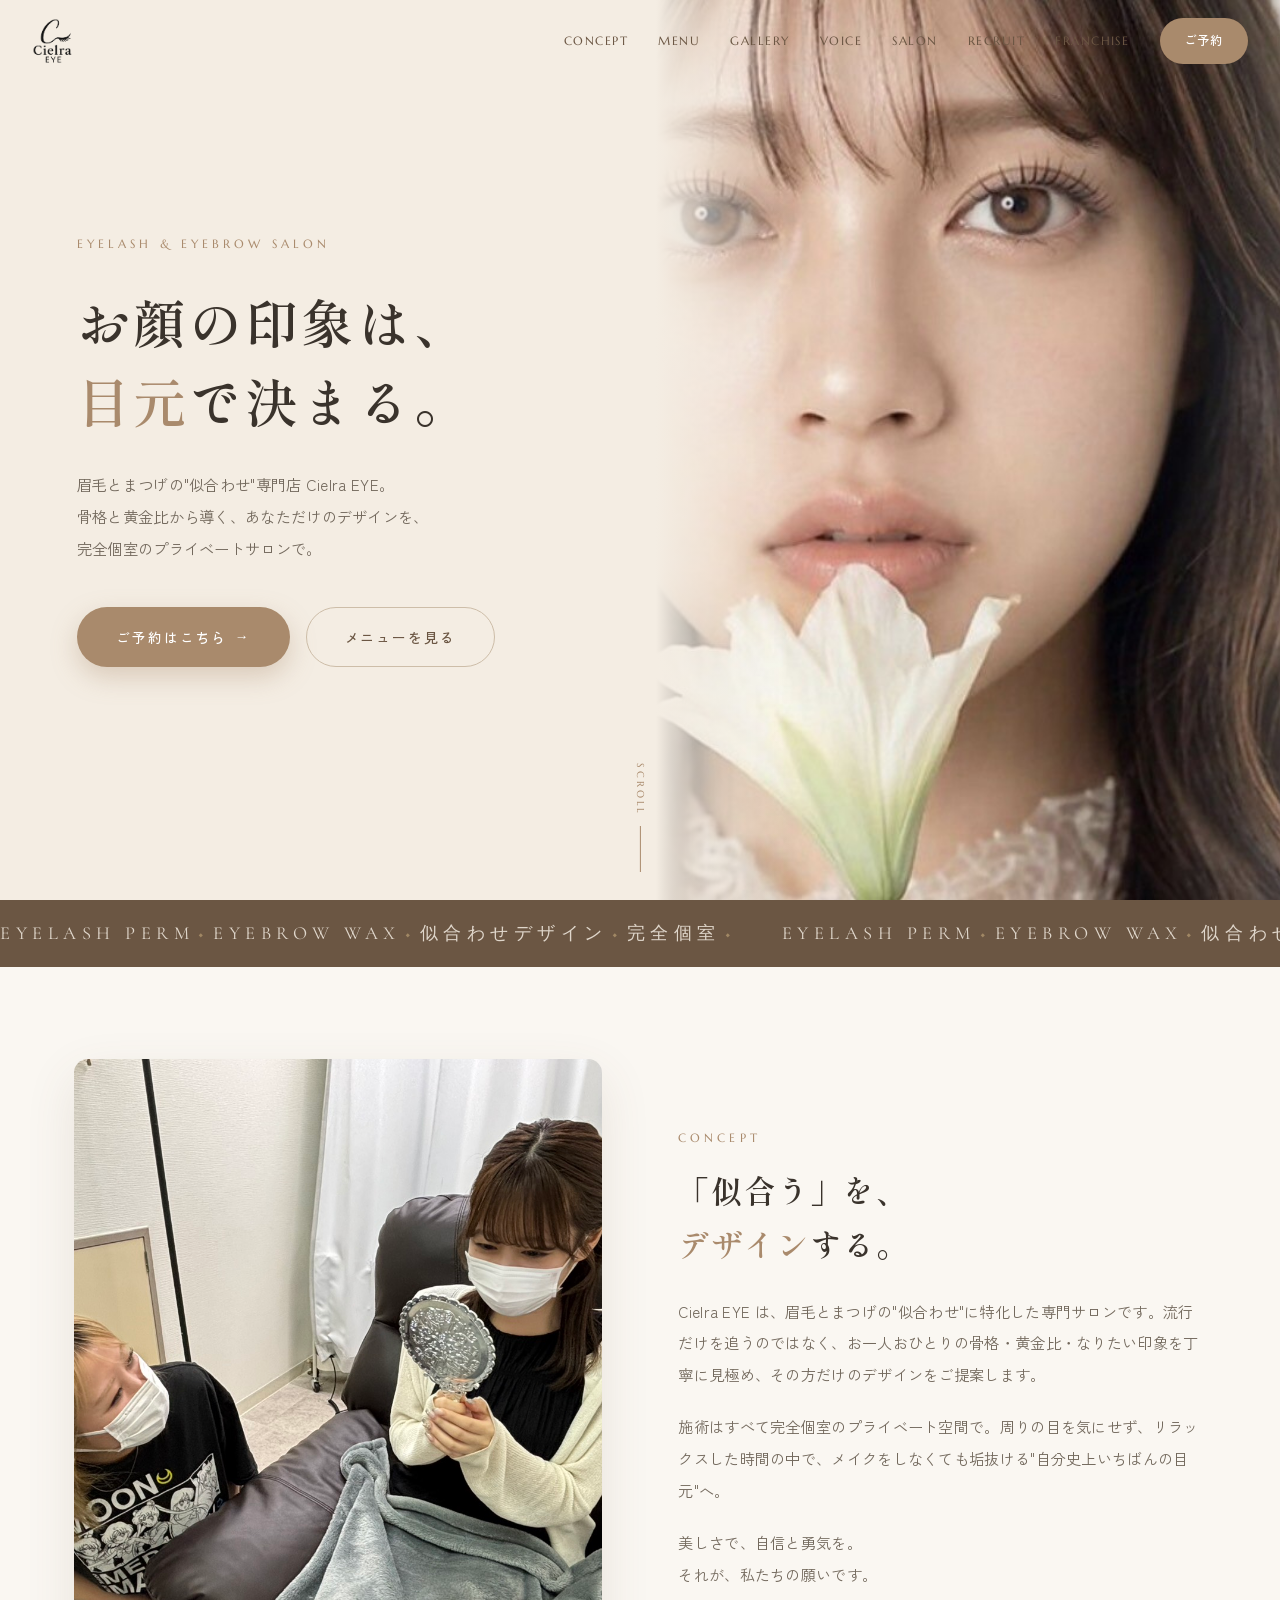
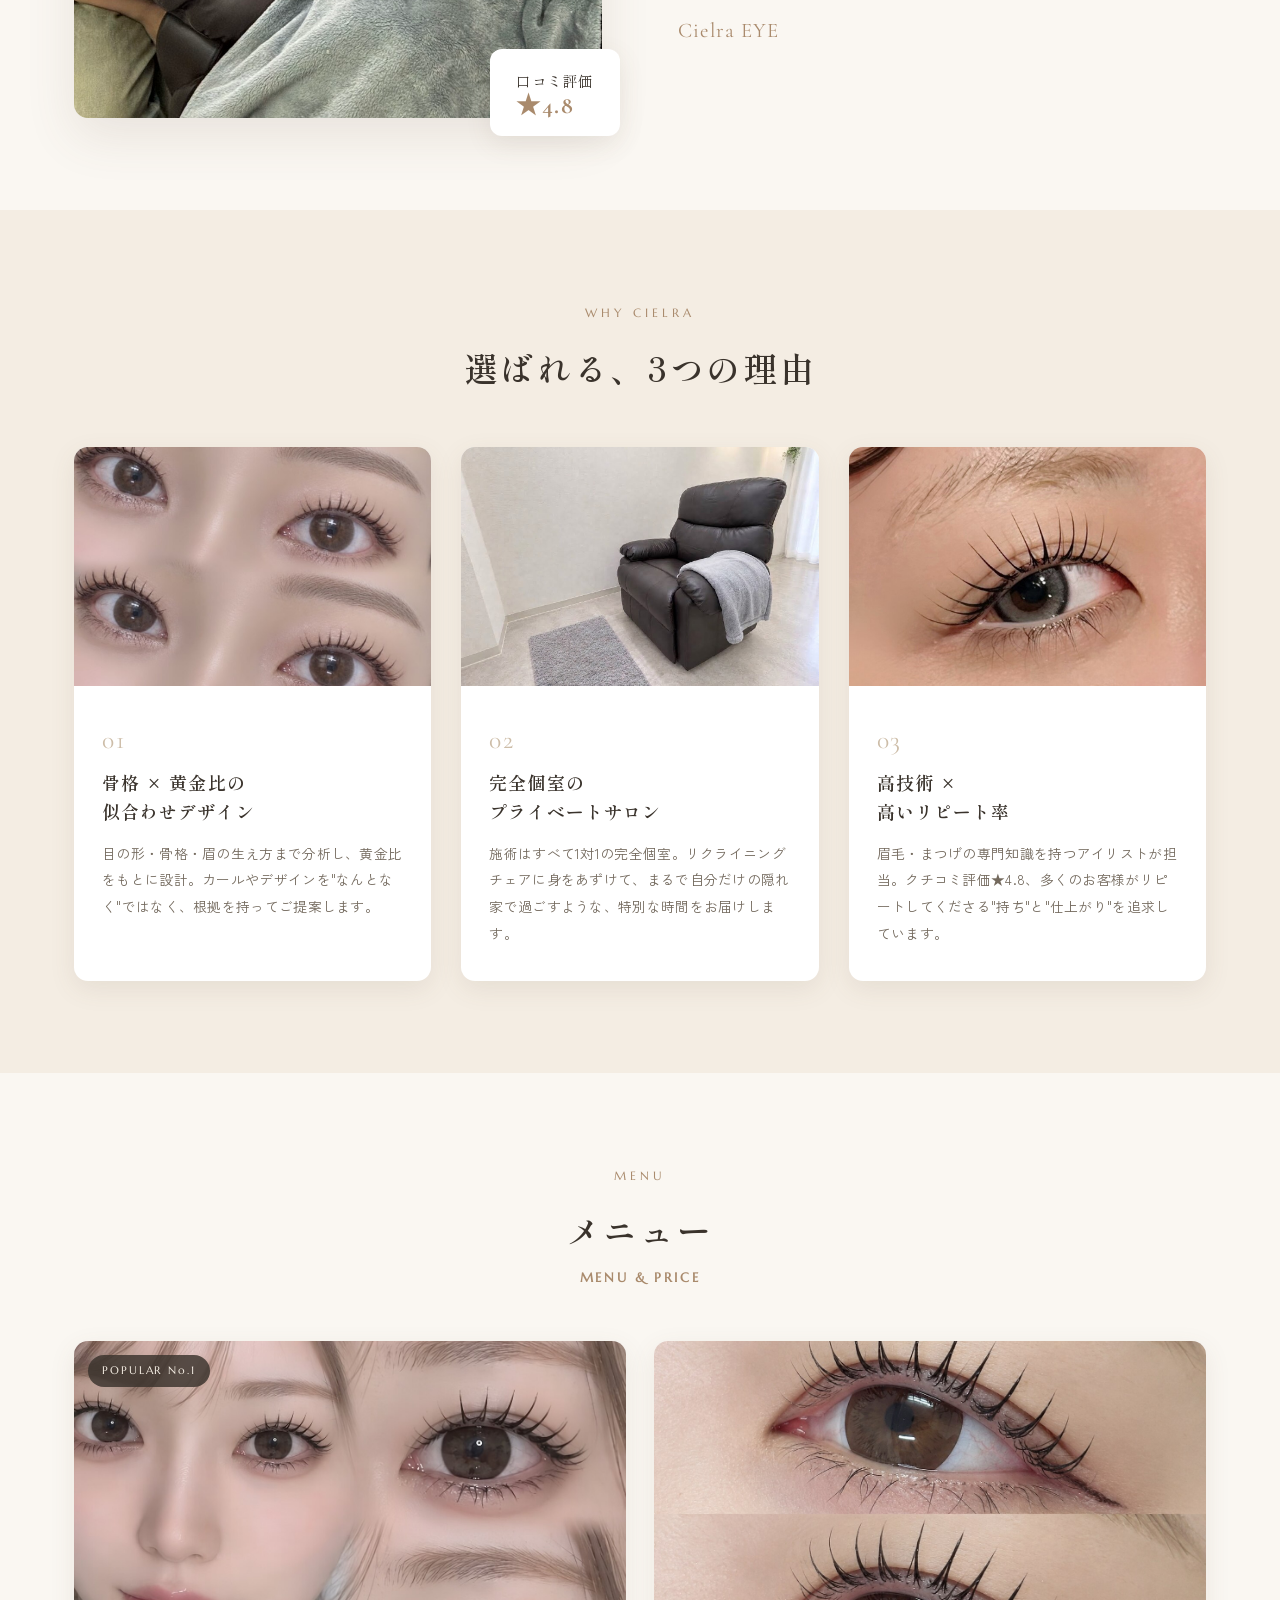
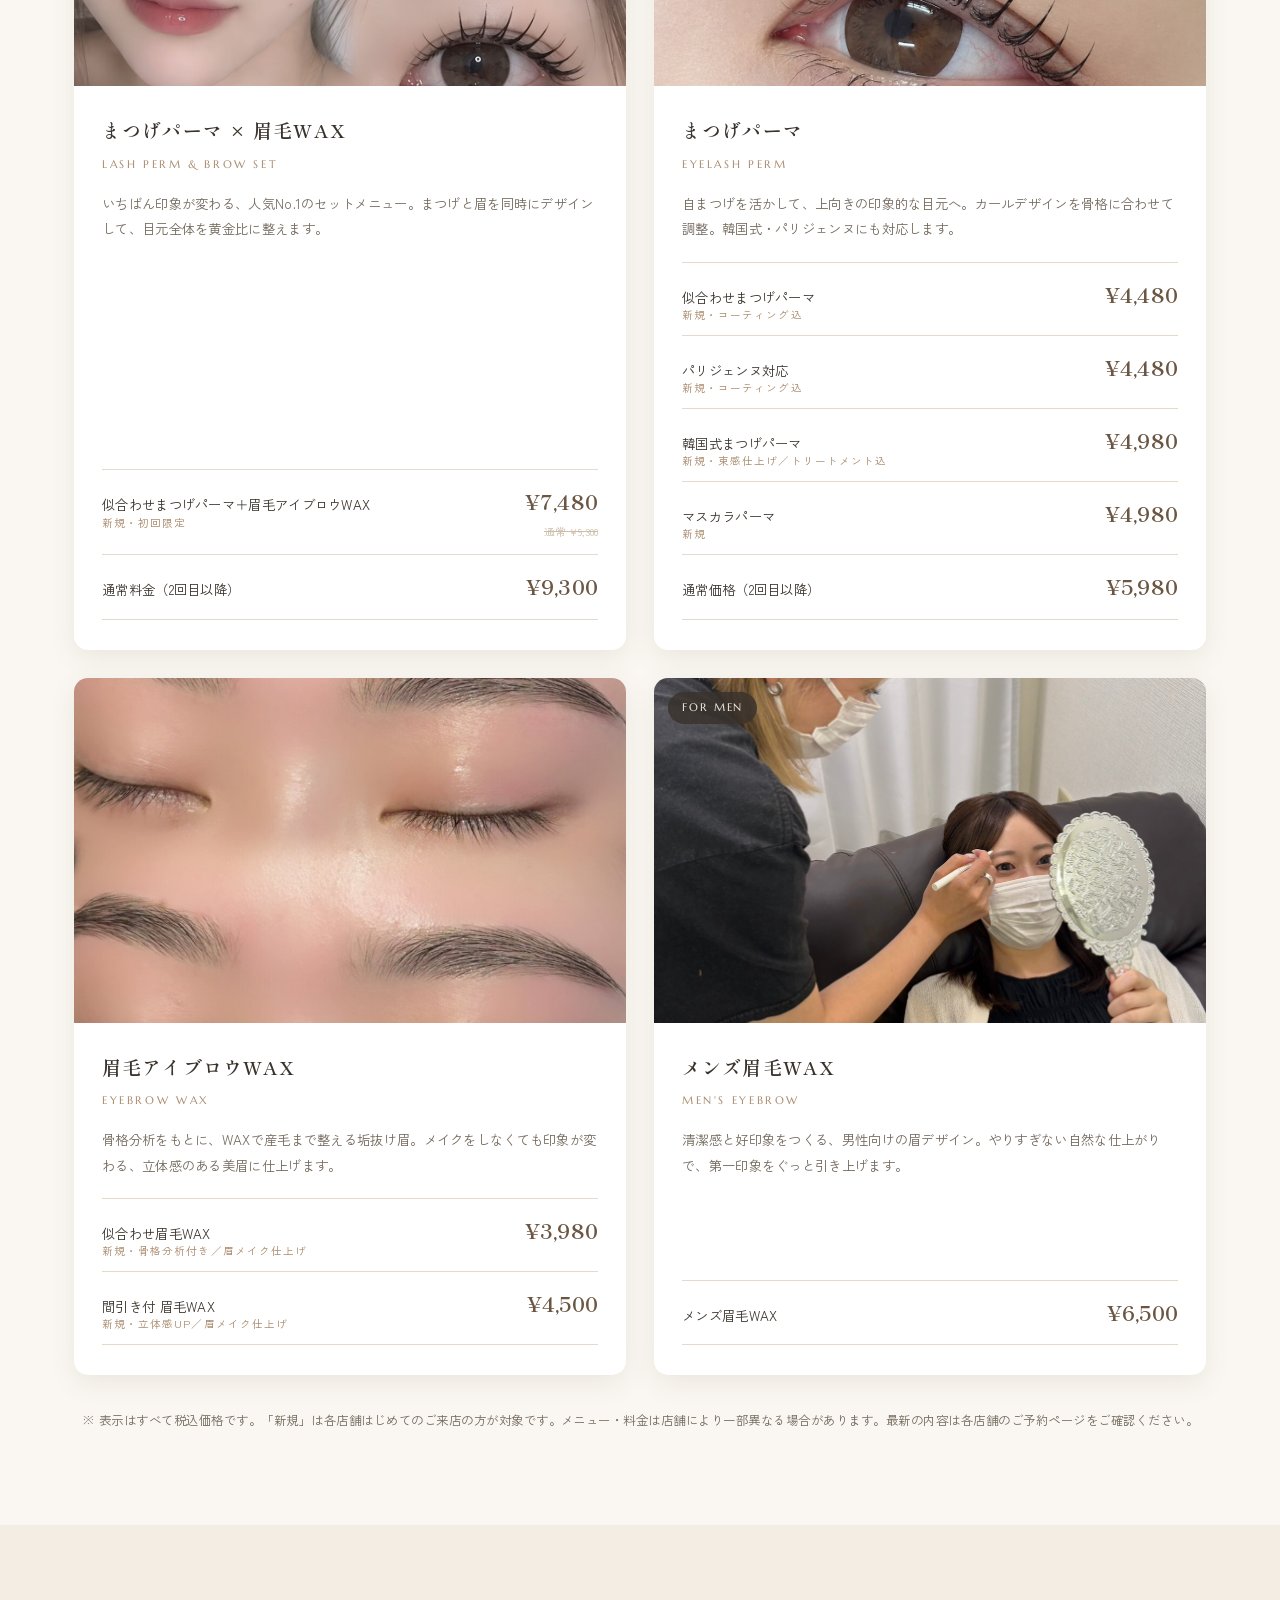
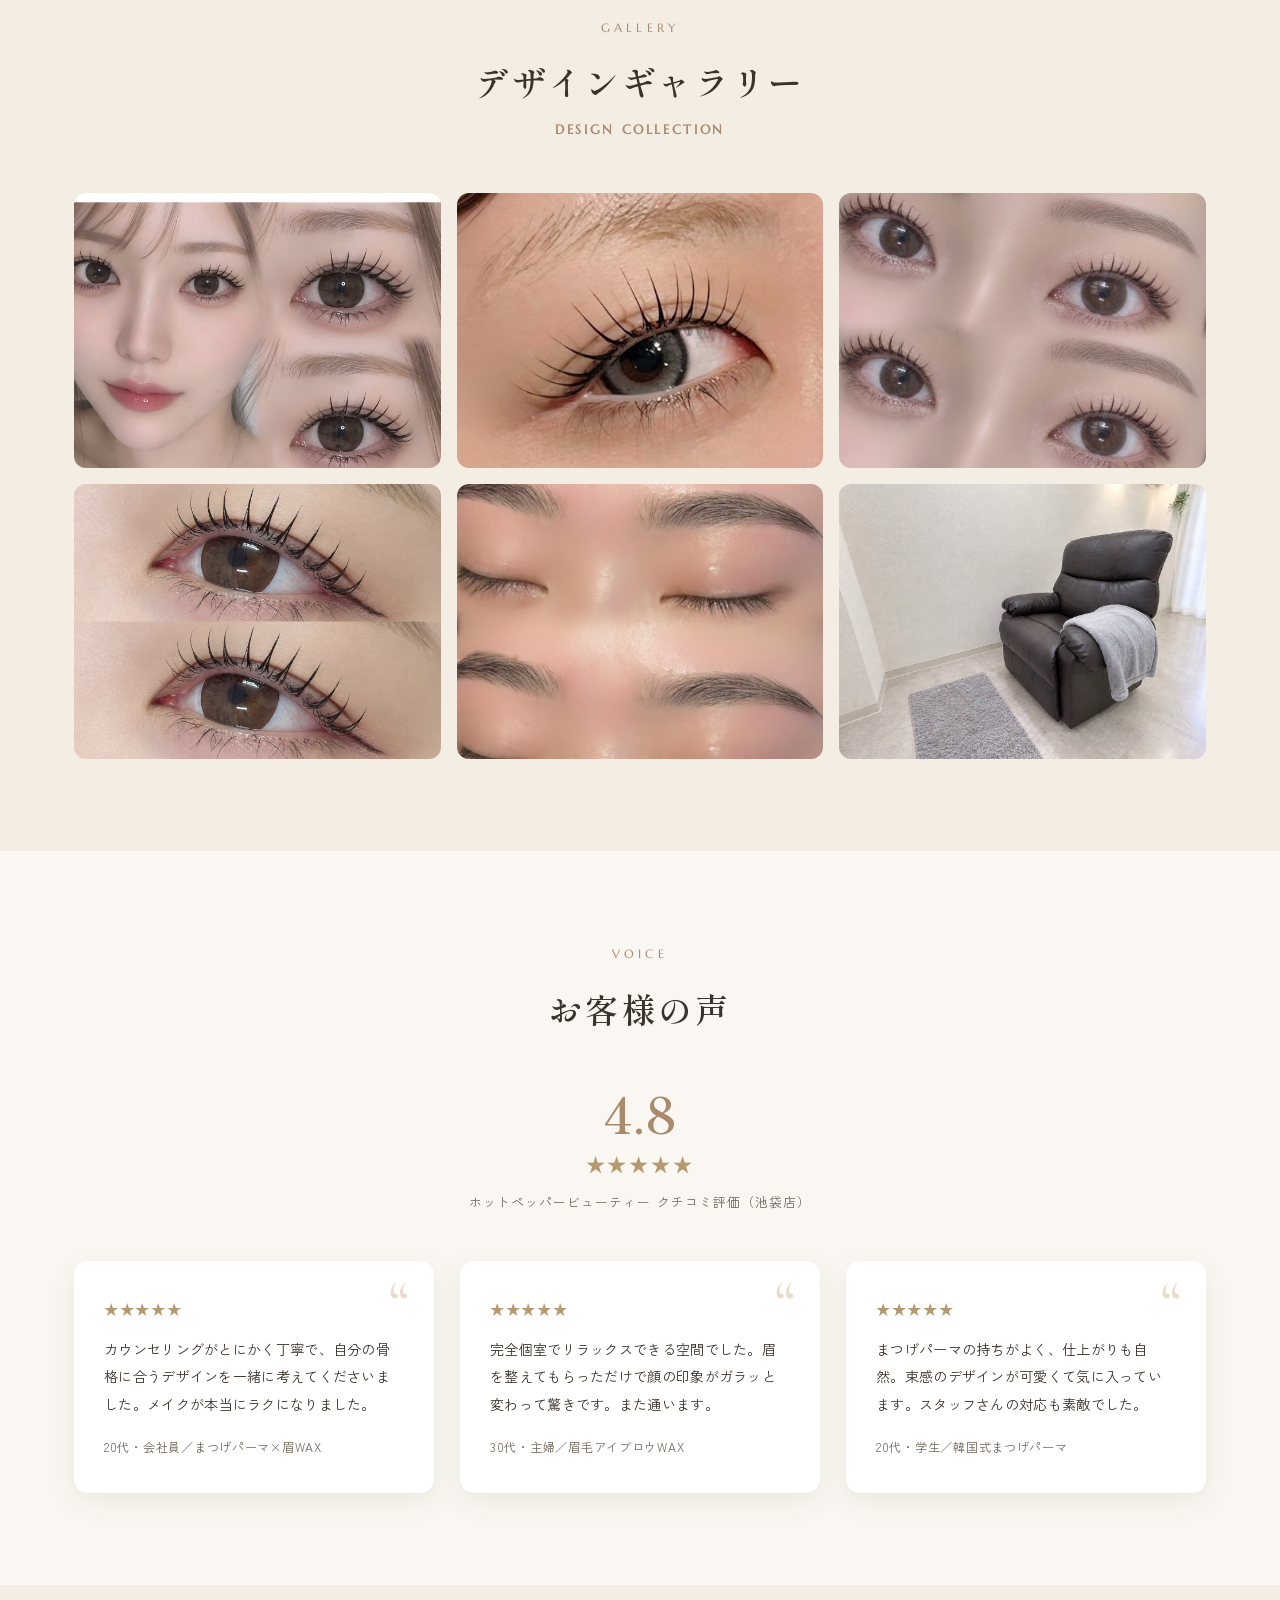
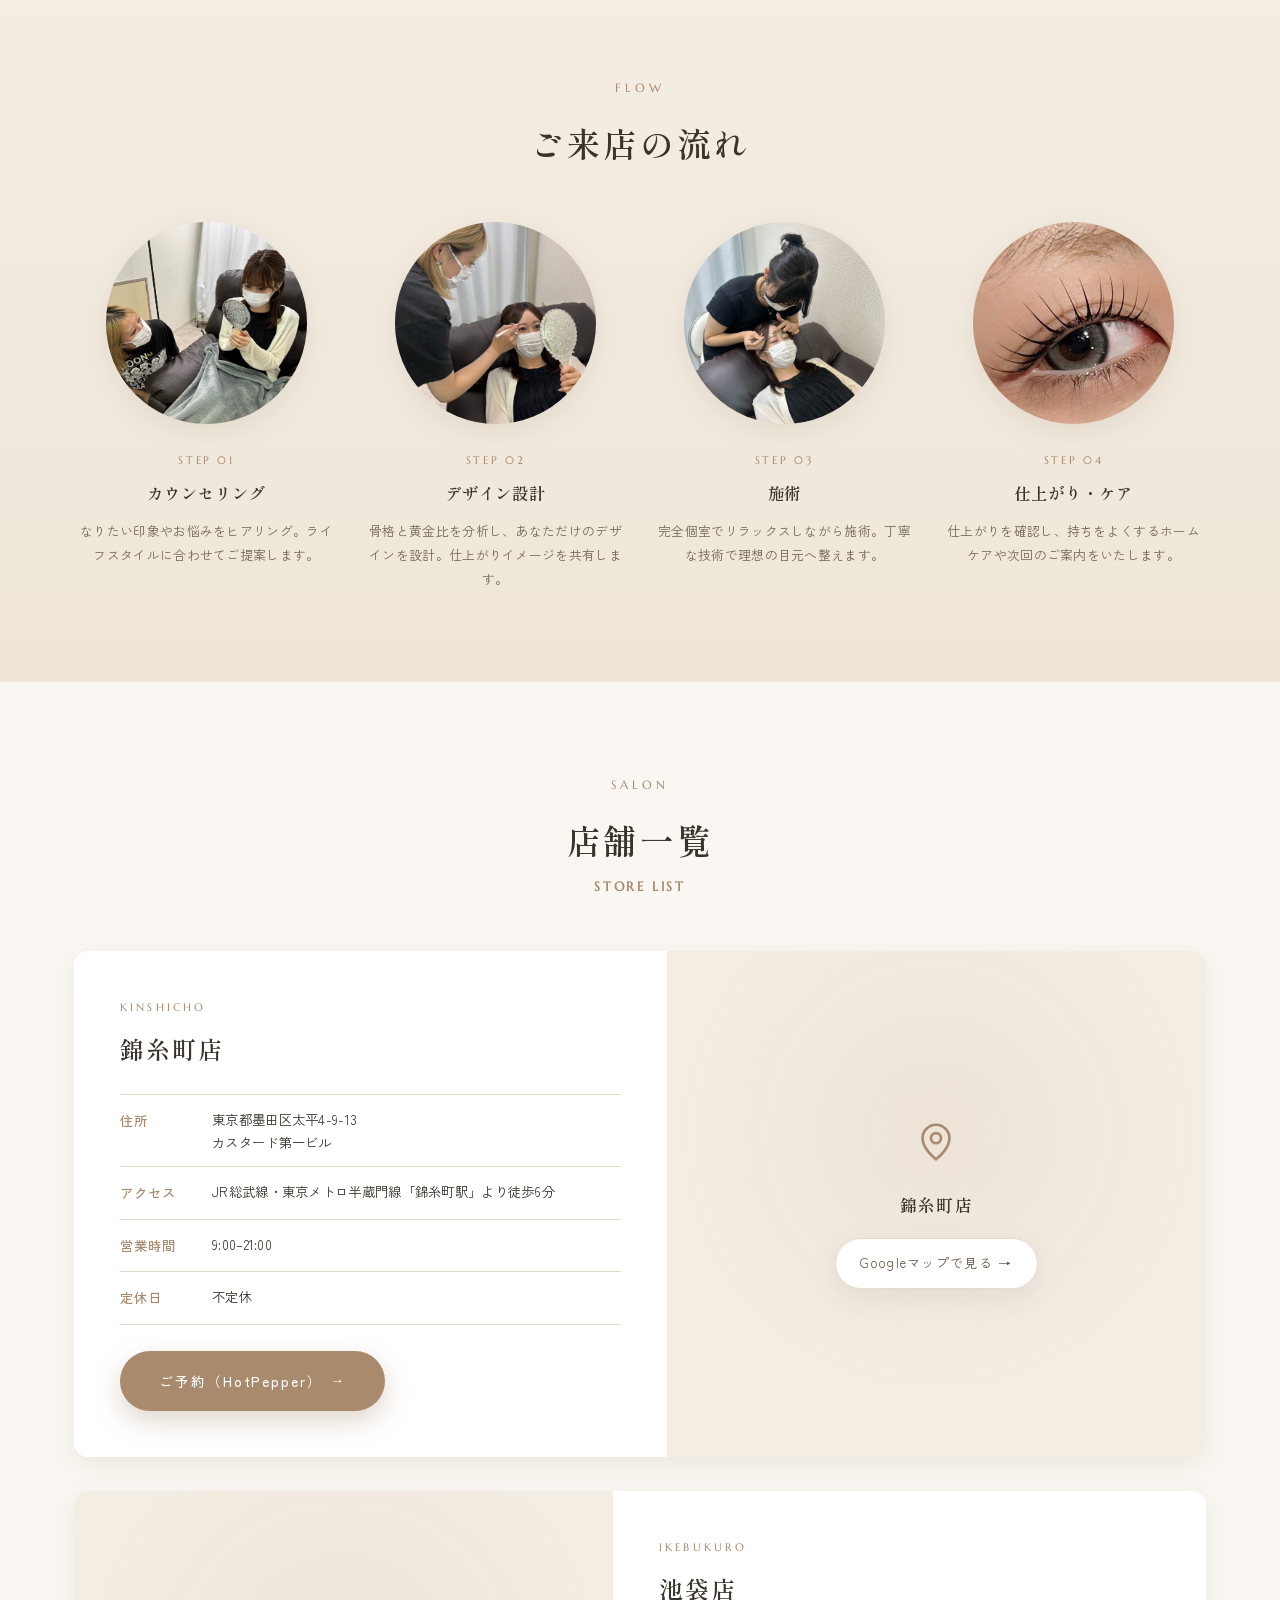
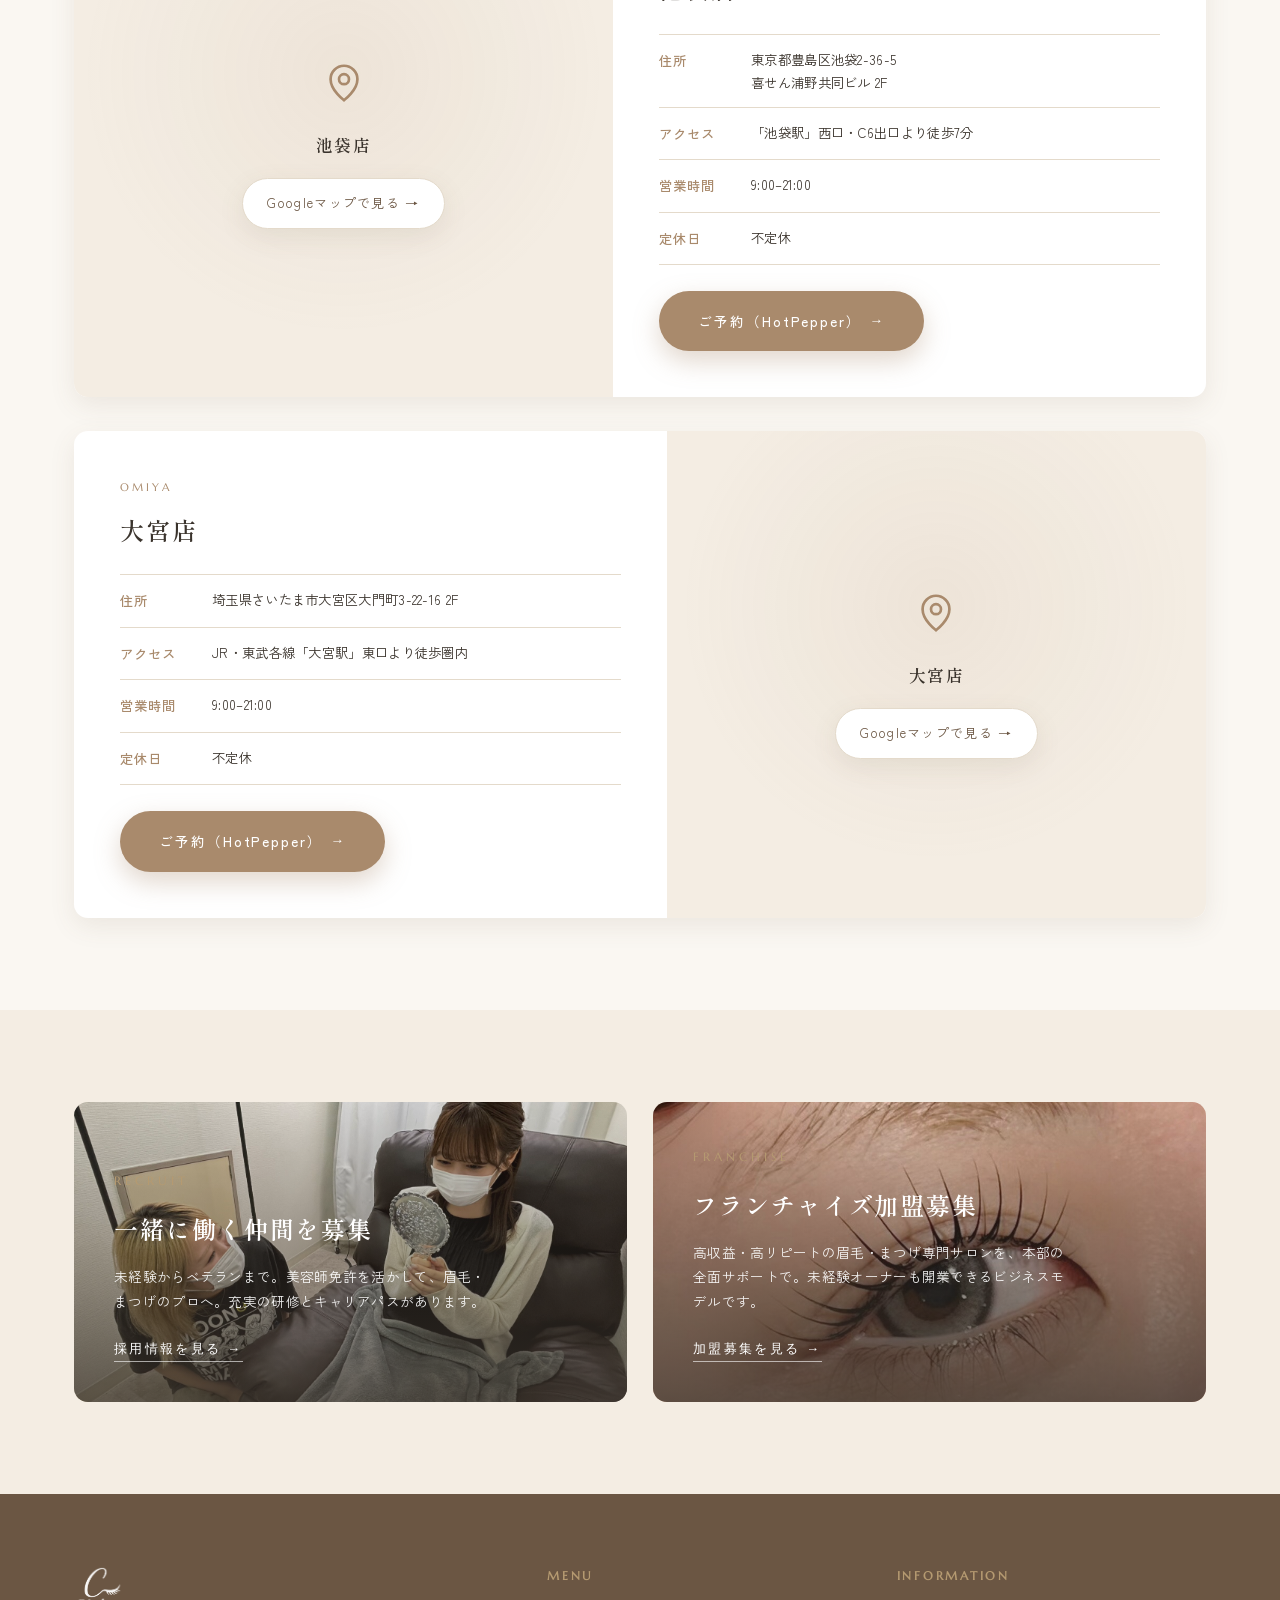
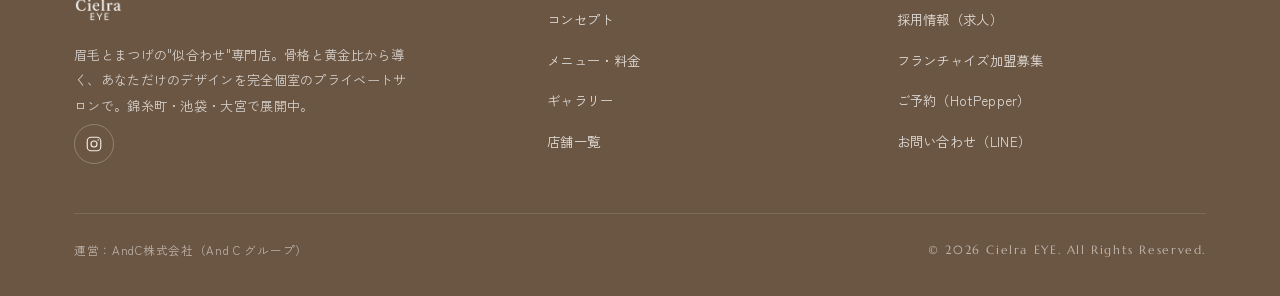
<file: index.html>
<!DOCTYPE html>
<html lang="ja">
<head>
<meta charset="UTF-8">
<meta name="viewport" content="width=device-width, initial-scale=1.0">
<title>Cielra EYE｜眉毛・まつげの専門店｜錦糸町・池袋・大宮</title>
<meta name="description" content="Cielra EYE（シエラアイ）は眉毛とまつげの"似合わせ"専門店。骨格・黄金比に基づくデザインと完全個室のプライベートサロンで、あなたらしい目元をデザインします。錦糸町・池袋・大宮。">
<meta property="og:title" content="Cielra EYE｜眉毛・まつげの専門店">
<meta property="og:description" content="骨格・黄金比に基づく似合わせデザインと完全個室のプライベートサロン。錦糸町・池袋・大宮。">
<meta property="og:type" content="website">
<link rel="preconnect" href="https://fonts.googleapis.com">
<link rel="preconnect" href="https://fonts.gstatic.com" crossorigin>
<link href="https://fonts.googleapis.com/css2?family=Cormorant+Garamond:wght@500;600&family=Marcellus&family=Shippori+Mincho:wght@500;600;700&family=Zen+Kaku+Gothic+New:wght@400;500;700&family=Noto+Sans+JP:wght@400;500;700&display=swap" rel="stylesheet">
<link rel="stylesheet" href="assets/style.css">
</head>
<body>

<!-- ============ HEADER ============ -->
<header class="hdr over-dark">
  <a href="index.html" class="brand">
    <img class="brand-logo" src="assets/img/logo-mark.png" alt="Cielra EYE 眉毛・まつげ専門店">
  </a>
  <nav class="nav">
    <a href="#concept" class="nav-en">CONCEPT</a>
    <a href="#menu" class="nav-en">MENU</a>
    <a href="#gallery" class="nav-en">GALLERY</a>
    <a href="#voice" class="nav-en">VOICE</a>
    <a href="#salon" class="nav-en">SALON</a>
    <a href="recruit.html" class="nav-en">RECRUIT</a>
    <a href="franchise.html" class="nav-en">FRANCHISE</a>
    <a href="https://beauty.hotpepper.jp/kr/slnH000784672/" target="_blank" rel="noopener" class="nav-cta">ご予約</a>
  </nav>
  <button class="burger" aria-label="メニュー"><span></span><span></span><span></span></button>
</header>

<!-- ============ HERO ============ -->
<section class="hero">
  <div class="hero-grid">
    <div class="hero-copy">
      <span class="eyebrow">Eyelash &amp; Eyebrow Salon</span>
      <h1>お顔の印象は、<br><span class="accent">目元</span>で決まる。</h1>
      <p class="hero-sub">眉毛とまつげの"似合わせ"専門店 Cielra EYE。<br>骨格と黄金比から導く、あなただけのデザインを、<br>完全個室のプライベートサロンで。</p>
      <div class="hero-cta">
        <a href="https://beauty.hotpepper.jp/kr/slnH000784672/" target="_blank" rel="noopener" class="btn btn-primary">ご予約はこちら <span class="arw">→</span></a>
        <a href="#menu" class="btn btn-ghost">メニューを見る</a>
      </div>
    </div>
    <div class="hero-media">
      <img src="assets/img/hpb/lash1.jpg" alt="Cielra EYE イメージビジュアル">
    </div>
  </div>
  <div class="scroll-ind">SCROLL</div>
</section>

<!-- ============ MARQUEE ============ -->
<div class="marquee" aria-hidden="true">
  <div class="marquee-track">
    <span>EYELASH PERM<span class="dot">◆</span>EYEBROW WAX<span class="dot">◆</span>似合わせデザイン<span class="dot">◆</span>完全個室<span class="dot">◆</span></span>
    <span>EYELASH PERM<span class="dot">◆</span>EYEBROW WAX<span class="dot">◆</span>似合わせデザイン<span class="dot">◆</span>完全個室<span class="dot">◆</span></span>
  </div>
</div>

<!-- ============ CONCEPT ============ -->
<section class="section" id="concept">
  <div class="wrap concept-grid">
    <div class="concept-media reveal">
      <img src="assets/img/salon/counsel1.jpg" alt="完全個室でのカウンセリング">
      <div class="cap">口コミ評価<b>★4.8</b></div>
    </div>
    <div class="concept-body reveal d1">
      <span class="eyebrow">Concept</span>
      <h2>「似合う」を、<br><span class="accent">デザイン</span>する。</h2>
      <p>Cielra EYE は、眉毛とまつげの"似合わせ"に特化した専門サロンです。流行だけを追うのではなく、お一人おひとりの骨格・黄金比・なりたい印象を丁寧に見極め、その方だけのデザインをご提案します。</p>
      <p>施術はすべて完全個室のプライベート空間で。周りの目を気にせず、リラックスした時間の中で、メイクをしなくても垢抜ける"自分史上いちばんの目元"へ。</p>
      <p class="lead">美しさで、自信と勇気を。<br>それが、私たちの願いです。</p>
      <div class="sign">Cielra EYE</div>
    </div>
  </div>
</section>

<!-- ============ POINT ============ -->
<section class="section section--tint" id="point">
  <div class="wrap">
    <div class="sec-head reveal">
      <span class="eyebrow">Why Cielra</span>
      <h2 class="sec-title">選ばれる、3つの理由</h2>
    </div>
    <div class="points">
      <article class="point-card reveal">
        <div class="pc-img"><img src="assets/img/hpb/eye2.jpg" alt="似合わせデザイン"></div>
        <div class="pc-body">
          <span class="pc-no">01</span>
          <h3>骨格 × 黄金比の<br>似合わせデザイン</h3>
          <p>目の形・骨格・眉の生え方まで分析し、黄金比をもとに設計。カールやデザインを"なんとなく"ではなく、根拠を持ってご提案します。</p>
        </div>
      </article>
      <article class="point-card reveal d1">
        <div class="pc-img"><img src="assets/img/hpb/eye3.jpg" alt="完全個室のプライベートサロン"></div>
        <div class="pc-body">
          <span class="pc-no">02</span>
          <h3>完全個室の<br>プライベートサロン</h3>
          <p>施術はすべて1対1の完全個室。リクライニングチェアに身をあずけて、まるで自分だけの隠れ家で過ごすような、特別な時間をお届けします。</p>
        </div>
      </article>
      <article class="point-card reveal d2">
        <div class="pc-img"><img src="assets/img/hpb/set1.jpg" alt="高技術と高いリピート率"></div>
        <div class="pc-body">
          <span class="pc-no">03</span>
          <h3>高技術 ×<br>高いリピート率</h3>
          <p>眉毛・まつげの専門知識を持つアイリストが担当。クチコミ評価★4.8、多くのお客様がリピートしてくださる"持ち"と"仕上がり"を追求しています。</p>
        </div>
      </article>
    </div>
  </div>
</section>

<!-- ============ MENU ============ -->
<section class="section" id="menu">
  <div class="wrap">
    <div class="sec-head reveal">
      <span class="eyebrow">Menu</span>
      <h2 class="sec-title">メニュー<small>MENU &amp; PRICE</small></h2>
    </div>
    <div class="menu-grid">

      <article class="menu-card reveal">
        <div class="mc-img"><span class="mc-tag">POPULAR No.1</span><img src="assets/img/hpb/eye1.jpg" alt="まつげパーマ×眉毛WAX セット"></div>
        <div class="mc-body">
          <h3>まつげパーマ × 眉毛WAX</h3>
          <span class="mc-en">Lash Perm &amp; Brow Set</span>
          <p class="mc-desc">いちばん印象が変わる、人気No.1のセットメニュー。まつげと眉を同時にデザインして、目元全体を黄金比に整えます。</p>
          <div class="price-list">
            <div class="price-row"><span class="pr-name">似合わせまつげパーマ＋眉毛アイブロウWAX<small>新規・初回限定</small></span><span class="pr-yen">¥7,480<span class="was">通常 ¥9,300</span></span></div>
            <div class="price-row"><span class="pr-name">通常料金（2回目以降）</span><span class="pr-yen">¥9,300</span></div>
          </div>
        </div>
      </article>

      <article class="menu-card reveal d1">
        <div class="mc-img"><img src="assets/img/hpb/lash2.jpg" alt="まつげパーマ"></div>
        <div class="mc-body">
          <h3>まつげパーマ</h3>
          <span class="mc-en">Eyelash Perm</span>
          <p class="mc-desc">自まつげを活かして、上向きの印象的な目元へ。カールデザインを骨格に合わせて調整。韓国式・パリジェンヌにも対応します。</p>
          <div class="price-list">
            <div class="price-row"><span class="pr-name">似合わせまつげパーマ<small>新規・コーティング込</small></span><span class="pr-yen">¥4,480</span></div>
            <div class="price-row"><span class="pr-name">パリジェンヌ対応<small>新規・コーティング込</small></span><span class="pr-yen">¥4,480</span></div>
            <div class="price-row"><span class="pr-name">韓国式まつげパーマ<small>新規・束感仕上げ／トリートメント込</small></span><span class="pr-yen">¥4,980</span></div>
            <div class="price-row"><span class="pr-name">マスカラパーマ<small>新規</small></span><span class="pr-yen">¥4,980</span></div>
            <div class="price-row"><span class="pr-name">通常価格（2回目以降）</span><span class="pr-yen">¥5,980</span></div>
          </div>
        </div>
      </article>

      <article class="menu-card reveal">
        <div class="mc-img"><img src="assets/img/hpb/brow1.jpg" alt="眉毛アイブロウWAX"></div>
        <div class="mc-body">
          <h3>眉毛アイブロウWAX</h3>
          <span class="mc-en">Eyebrow Wax</span>
          <p class="mc-desc">骨格分析をもとに、WAXで産毛まで整える垢抜け眉。メイクをしなくても印象が変わる、立体感のある美眉に仕上げます。</p>
          <div class="price-list">
            <div class="price-row"><span class="pr-name">似合わせ眉毛WAX<small>新規・骨格分析付き／眉メイク仕上げ</small></span><span class="pr-yen">¥3,980</span></div>
            <div class="price-row"><span class="pr-name">間引き付 眉毛WAX<small>新規・立体感UP／眉メイク仕上げ</small></span><span class="pr-yen">¥4,500</span></div>
          </div>
        </div>
      </article>

      <article class="menu-card reveal d1">
        <div class="mc-img"><span class="mc-tag">FOR MEN</span><img src="assets/img/salon/brow-treat1.jpg" alt="メンズ眉毛WAX"></div>
        <div class="mc-body">
          <h3>メンズ眉毛WAX</h3>
          <span class="mc-en">Men's Eyebrow</span>
          <p class="mc-desc">清潔感と好印象をつくる、男性向けの眉デザイン。やりすぎない自然な仕上がりで、第一印象をぐっと引き上げます。</p>
          <div class="price-list">
            <div class="price-row"><span class="pr-name">メンズ眉毛WAX</span><span class="pr-yen">¥6,500</span></div>
          </div>
        </div>
      </article>

    </div>
    <p class="menu-note">※ 表示はすべて税込価格です。「新規」は各店舗はじめてのご来店の方が対象です。メニュー・料金は店舗により一部異なる場合があります。最新の内容は各店舗のご予約ページをご確認ください。</p>
  </div>
</section>

<!-- ============ GALLERY ============ -->
<section class="section section--tint" id="gallery">
  <div class="wrap">
    <div class="sec-head reveal">
      <span class="eyebrow">Gallery</span>
      <h2 class="sec-title">デザインギャラリー<small>DESIGN COLLECTION</small></h2>
    </div>
    <div class="gallery reveal">
      <a><img src="assets/img/hpb/eye1.jpg" alt="まつげパーマ施術例"></a>
      <a><img src="assets/img/hpb/set1.jpg" alt="まつげパーマ"></a>
      <a><img src="assets/img/hpb/eye2.jpg" alt="似合わせデザイン"></a>
      <a><img src="assets/img/hpb/lash2.jpg" alt="まつげパーマ施術例"></a>
      <a><img src="assets/img/hpb/brow1.jpg" alt="眉毛WAX"></a>
      <a><img src="assets/img/hpb/eye3.jpg" alt="プライベートサロン内装"></a>
    </div>
  </div>
</section>

<!-- ============ VOICE ============ -->
<section class="section" id="voice">
  <div class="wrap">
    <div class="sec-head reveal">
      <span class="eyebrow">Voice</span>
      <h2 class="sec-title">お客様の声</h2>
    </div>
    <div class="voice-rating reveal">
      <div class="vr-num">4.8</div>
      <div class="vr-stars">★★★★★</div>
      <div class="vr-sub">ホットペッパービューティー クチコミ評価（池袋店）</div>
    </div>
    <div class="voices">
      <article class="voice-card reveal">
        <div class="voice-stars">★★★★★</div>
        <p>カウンセリングがとにかく丁寧で、自分の骨格に合うデザインを一緒に考えてくださいました。メイクが本当にラクになりました。</p>
        <div class="vc-who">20代・会社員／まつげパーマ×眉WAX</div>
      </article>
      <article class="voice-card reveal d1">
        <div class="voice-stars">★★★★★</div>
        <p>完全個室でリラックスできる空間でした。眉を整えてもらっただけで顔の印象がガラッと変わって驚きです。また通います。</p>
        <div class="vc-who">30代・主婦／眉毛アイブロウWAX</div>
      </article>
      <article class="voice-card reveal d2">
        <div class="voice-stars">★★★★★</div>
        <p>まつげパーマの持ちがよく、仕上がりも自然。束感のデザインが可愛くて気に入っています。スタッフさんの対応も素敵でした。</p>
        <div class="vc-who">20代・学生／韓国式まつげパーマ</div>
      </article>
    </div>
  </div>
</section>

<!-- ============ FLOW ============ -->
<section class="section section--beige" id="flow">
  <div class="wrap">
    <div class="sec-head reveal">
      <span class="eyebrow">Flow</span>
      <h2 class="sec-title">ご来店の流れ</h2>
    </div>
    <div class="flow">
      <div class="flow-step reveal">
        <div class="fs-img"><img src="assets/img/salon/counsel2.jpg" alt="カウンセリング"></div>
        <span class="fs-no">STEP 01</span>
        <h3>カウンセリング</h3>
        <p>なりたい印象やお悩みをヒアリング。ライフスタイルに合わせてご提案します。</p>
      </div>
      <div class="flow-step reveal d1">
        <div class="fs-img"><img src="assets/img/salon/brow-treat2.jpg" alt="デザイン・骨格診断"></div>
        <span class="fs-no">STEP 02</span>
        <h3>デザイン設計</h3>
        <p>骨格と黄金比を分析し、あなただけのデザインを設計。仕上がりイメージを共有します。</p>
      </div>
      <div class="flow-step reveal d2">
        <div class="fs-img"><img src="assets/img/salon/tweeze1.jpg" alt="施術"></div>
        <span class="fs-no">STEP 03</span>
        <h3>施術</h3>
        <p>完全個室でリラックスしながら施術。丁寧な技術で理想の目元へ整えます。</p>
      </div>
      <div class="flow-step reveal d3">
        <div class="fs-img"><img src="assets/img/hpb/set1.jpg" alt="仕上がり・アフターケア"></div>
        <span class="fs-no">STEP 04</span>
        <h3>仕上がり・ケア</h3>
        <p>仕上がりを確認し、持ちをよくするホームケアや次回のご案内をいたします。</p>
      </div>
    </div>
  </div>
</section>

<!-- ============ SALON LIST ============ -->
<section class="section" id="salon">
  <div class="wrap">
    <div class="sec-head reveal">
      <span class="eyebrow">Salon</span>
      <h2 class="sec-title">店舗一覧<small>STORE LIST</small></h2>
    </div>
    <div class="salons">

      <!-- 錦糸町店 -->
      <article class="salon-card reveal">
        <div class="sc-info">
          <span class="sc-en">Kinshicho</span>
          <h3>錦糸町店</h3>
          <dl class="sc-table">
            <div><dt>住所</dt><dd>東京都墨田区太平4-9-13<br>カスタード第一ビル</dd></div>
            <div><dt>アクセス</dt><dd>JR総武線・東京メトロ半蔵門線「錦糸町駅」より徒歩6分</dd></div>
            <div><dt>営業時間</dt><dd>9:00–21:00</dd></div>
            <div><dt>定休日</dt><dd>不定休</dd></div>
          </dl>
          <div class="sc-actions">
            <a href="https://beauty.hotpepper.jp/kr/slnH000824656/" target="_blank" rel="noopener" class="btn btn-primary">ご予約（HotPepper）<span class="arw">→</span></a>
          </div>
        </div>
        <a class="sc-map map-card" href="https://maps.google.com/maps?q=東京都墨田区太平4-9-13" target="_blank" rel="noopener" aria-label="錦糸町店 Googleマップ">
          <span class="pin"><svg width="46" height="46" viewBox="0 0 24 24" fill="none" stroke="currentColor" stroke-width="1.4"><path d="M12 21s-7-5.2-7-11a7 7 0 1 1 14 0c0 5.8-7 11-7 11z"/><circle cx="12" cy="10" r="2.6"/></svg></span>
          <span class="mc-store">錦糸町店</span>
          <span class="mc-btn">Googleマップで見る →</span>
        </a>
      </article>

      <!-- 池袋店 -->
      <article class="salon-card reveal">
        <div class="sc-info">
          <span class="sc-en">Ikebukuro</span>
          <h3>池袋店</h3>
          <dl class="sc-table">
            <div><dt>住所</dt><dd>東京都豊島区池袋2-36-5<br>喜せん浦野共同ビル 2F</dd></div>
            <div><dt>アクセス</dt><dd>「池袋駅」西口・C6出口より徒歩7分</dd></div>
            <div><dt>営業時間</dt><dd>9:00–21:00</dd></div>
            <div><dt>定休日</dt><dd>不定休</dd></div>
          </dl>
          <div class="sc-actions">
            <a href="https://beauty.hotpepper.jp/kr/slnH000784672/" target="_blank" rel="noopener" class="btn btn-primary">ご予約（HotPepper）<span class="arw">→</span></a>
          </div>
        </div>
        <a class="sc-map map-card" href="https://maps.google.com/maps?q=東京都豊島区池袋2-36-5" target="_blank" rel="noopener" aria-label="池袋店 Googleマップ">
          <span class="pin"><svg width="46" height="46" viewBox="0 0 24 24" fill="none" stroke="currentColor" stroke-width="1.4"><path d="M12 21s-7-5.2-7-11a7 7 0 1 1 14 0c0 5.8-7 11-7 11z"/><circle cx="12" cy="10" r="2.6"/></svg></span>
          <span class="mc-store">池袋店</span>
          <span class="mc-btn">Googleマップで見る →</span>
        </a>
      </article>

      <!-- 大宮店 -->
      <article class="salon-card reveal">
        <div class="sc-info">
          <span class="sc-en">Omiya</span>
          <h3>大宮店</h3>
          <dl class="sc-table">
            <div><dt>住所</dt><dd>埼玉県さいたま市大宮区大門町3-22-16 2F</dd></div>
            <div><dt>アクセス</dt><dd>JR・東武各線「大宮駅」東口より徒歩圏内</dd></div>
            <div><dt>営業時間</dt><dd>9:00–21:00</dd></div>
            <div><dt>定休日</dt><dd>不定休</dd></div>
          </dl>
          <div class="sc-actions">
            <a href="https://beauty.hotpepper.jp/kr/slnH000824639/" target="_blank" rel="noopener" class="btn btn-primary">ご予約（HotPepper）<span class="arw">→</span></a>
          </div>
        </div>
        <a class="sc-map map-card" href="https://maps.google.com/maps?q=埼玉県さいたま市大宮区大門町3-22-16" target="_blank" rel="noopener" aria-label="大宮店 Googleマップ">
          <span class="pin"><svg width="46" height="46" viewBox="0 0 24 24" fill="none" stroke="currentColor" stroke-width="1.4"><path d="M12 21s-7-5.2-7-11a7 7 0 1 1 14 0c0 5.8-7 11-7 11z"/><circle cx="12" cy="10" r="2.6"/></svg></span>
          <span class="mc-store">大宮店</span>
          <span class="mc-btn">Googleマップで見る →</span>
        </a>
      </article>

    </div>
  </div>
</section>

<!-- ============ RECRUIT / FRANCHISE ============ -->
<section class="section section--tint">
  <div class="wrap">
    <div class="cta-banners">
      <a href="recruit.html" class="cta-banner reveal">
        <img src="assets/img/salon/counsel1.jpg" alt="採用情報">
        <div class="cb-body">
          <span class="eyebrow">Recruit</span>
          <h3>一緒に働く仲間を募集</h3>
          <p>未経験からベテランまで。美容師免許を活かして、眉毛・まつげのプロへ。充実の研修とキャリアパスがあります。</p>
          <span class="cb-link">採用情報を見る →</span>
        </div>
      </a>
      <a href="franchise.html" class="cta-banner reveal d1">
        <img src="assets/img/hpb/set1.jpg" alt="フランチャイズ募集">
        <div class="cb-body">
          <span class="eyebrow">Franchise</span>
          <h3>フランチャイズ加盟募集</h3>
          <p>高収益・高リピートの眉毛・まつげ専門サロンを、本部の全面サポートで。未経験オーナーも開業できるビジネスモデルです。</p>
          <span class="cb-link">加盟募集を見る →</span>
        </div>
      </a>
    </div>
  </div>
</section>

<!-- ============ FOOTER ============ -->
<footer class="ftr">
  <div class="wrap">
    <div class="ftr-top">
      <div>
        <div class="brand">
          <img class="brand-logo" src="assets/img/logo-mark.png" alt="Cielra EYE 眉毛・まつげ専門店">
        </div>
        <p class="ftr-about">眉毛とまつげの"似合わせ"専門店。骨格と黄金比から導く、あなただけのデザインを完全個室のプライベートサロンで。錦糸町・池袋・大宮で展開中。</p>
        <div class="ftr-sns">
          <a href="https://www.instagram.com/cielraeye/" target="_blank" rel="noopener" aria-label="Instagram">
            <svg width="18" height="18" viewBox="0 0 24 24" fill="none" stroke="currentColor" stroke-width="1.5"><rect x="3" y="3" width="18" height="18" rx="5"/><circle cx="12" cy="12" r="4"/><circle cx="17.5" cy="6.5" r="1" fill="currentColor" stroke="none"/></svg>
          </a>
        </div>
      </div>
      <div class="ftr-col">
        <h4>Menu</h4>
        <ul>
          <li><a href="#concept">コンセプト</a></li>
          <li><a href="#menu">メニュー・料金</a></li>
          <li><a href="#gallery">ギャラリー</a></li>
          <li><a href="#salon">店舗一覧</a></li>
        </ul>
      </div>
      <div class="ftr-col">
        <h4>Information</h4>
        <ul>
          <li><a href="recruit.html">採用情報（求人）</a></li>
          <li><a href="franchise.html">フランチャイズ加盟募集</a></li>
          <li><a href="https://beauty.hotpepper.jp/kr/slnH000784672/" target="_blank" rel="noopener">ご予約（HotPepper）</a></li>
          <li><a href="https://lin.ee/UbXSJlu" target="_blank" rel="noopener">お問い合わせ（LINE）</a></li>
        </ul>
      </div>
    </div>
    <div class="ftr-bottom">
      <span>運営：AndC株式会社（And C グループ）</span>
      <span class="copy">© <span data-year>2026</span> Cielra EYE. All Rights Reserved.</span>
    </div>
  </div>
</footer>

<script src="assets/site.js"></script>
</body>
</html>
</file>
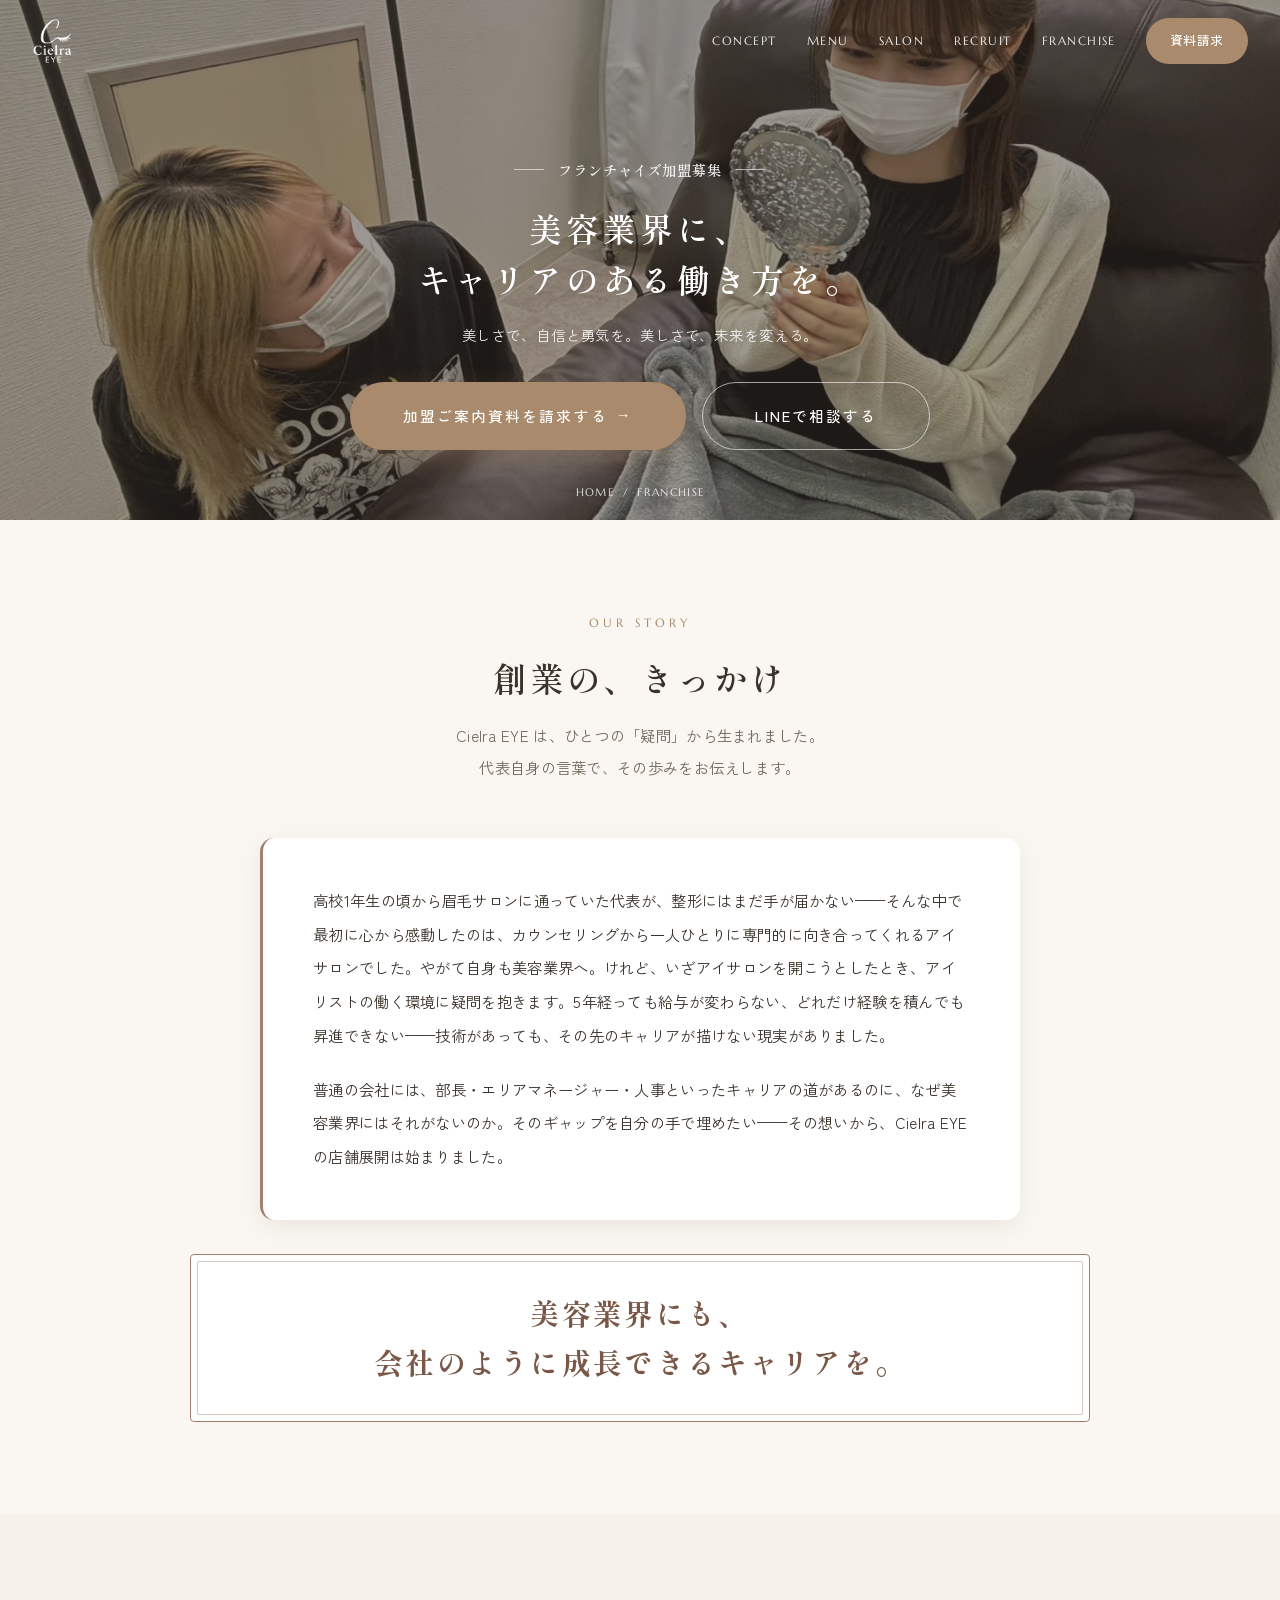
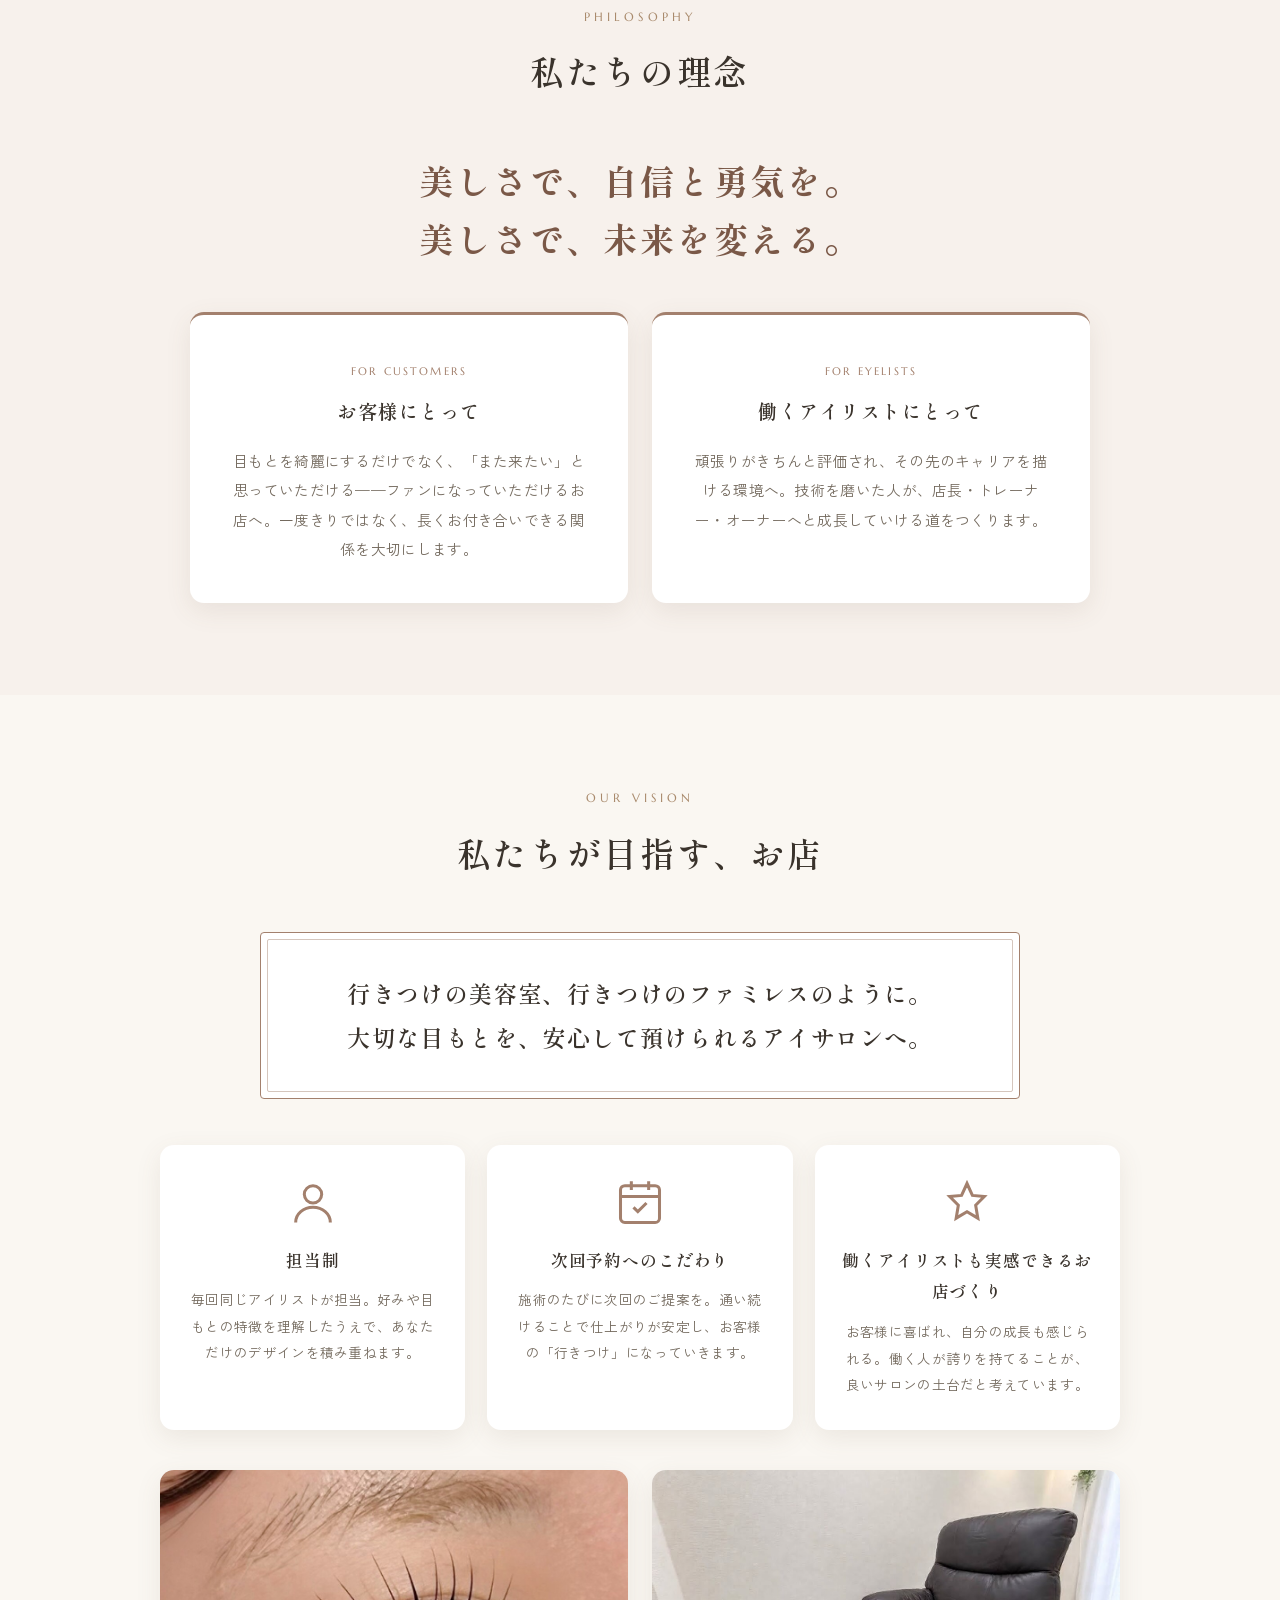
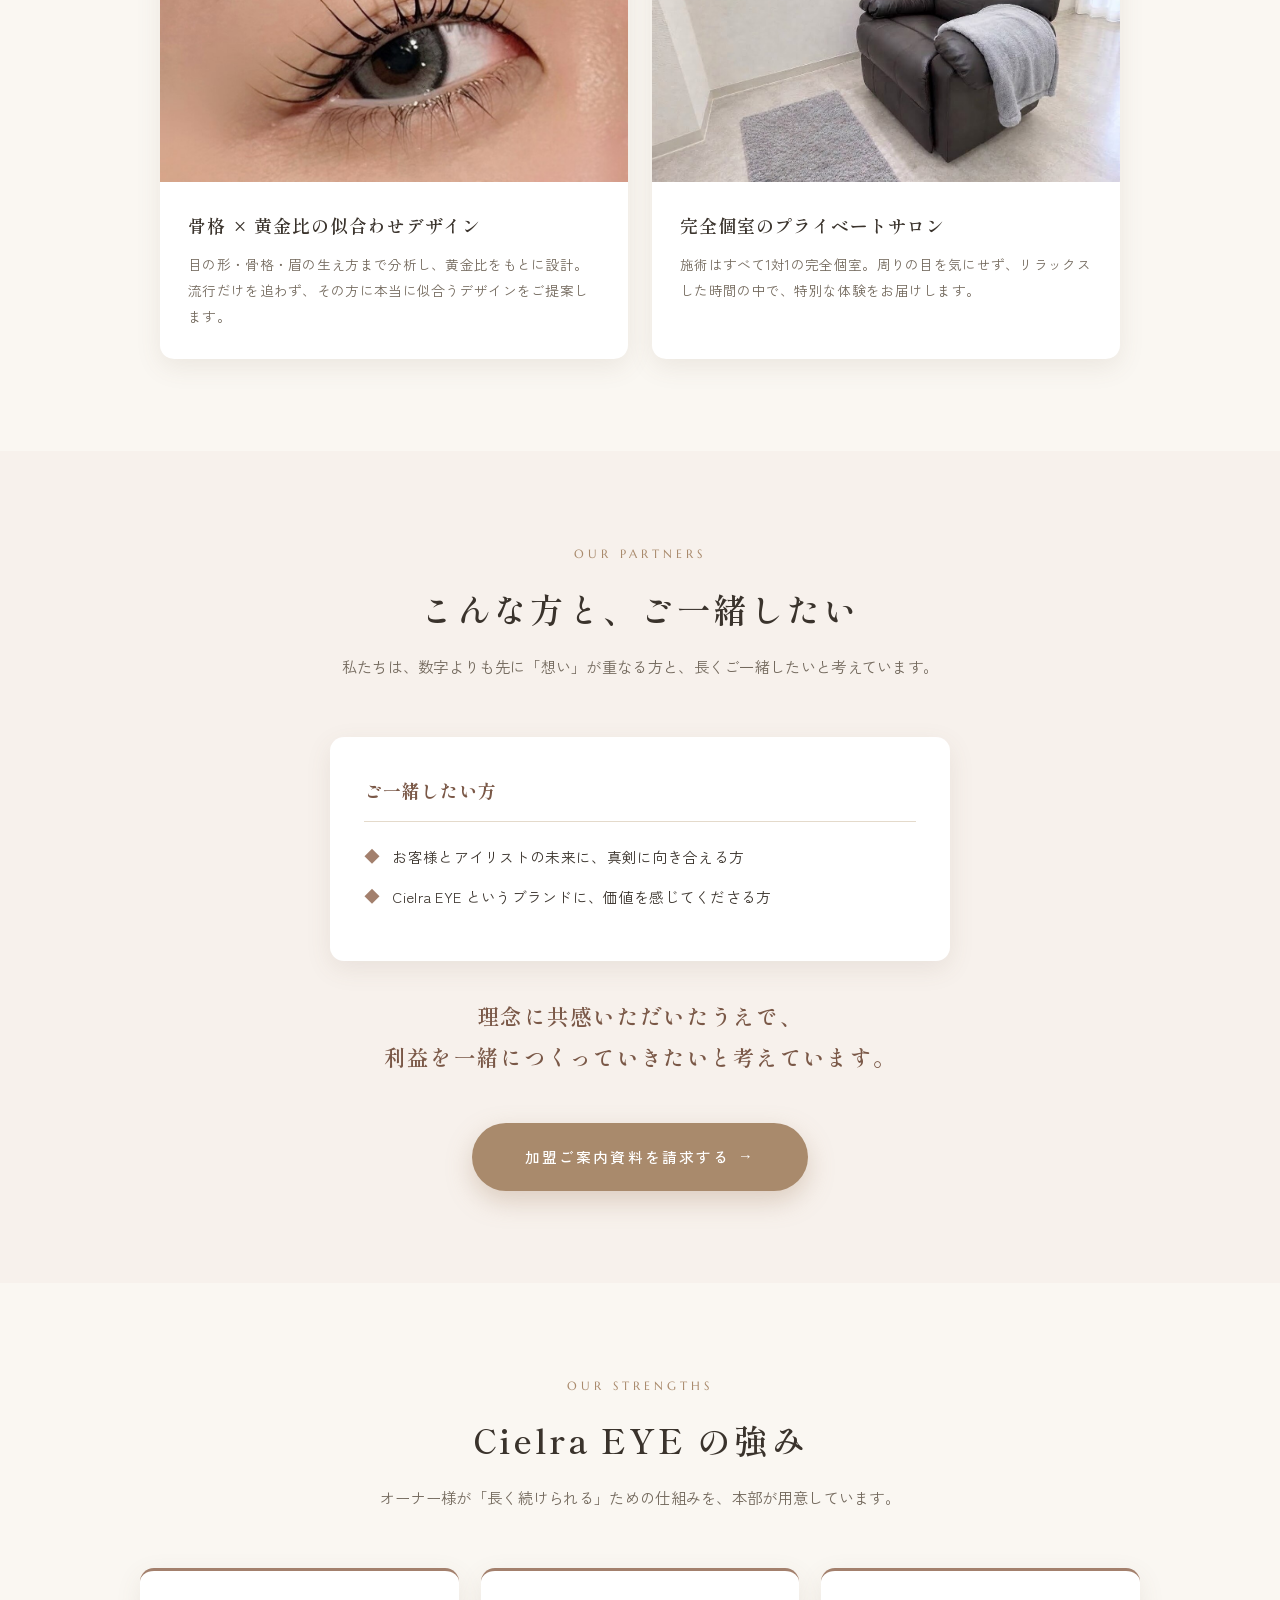
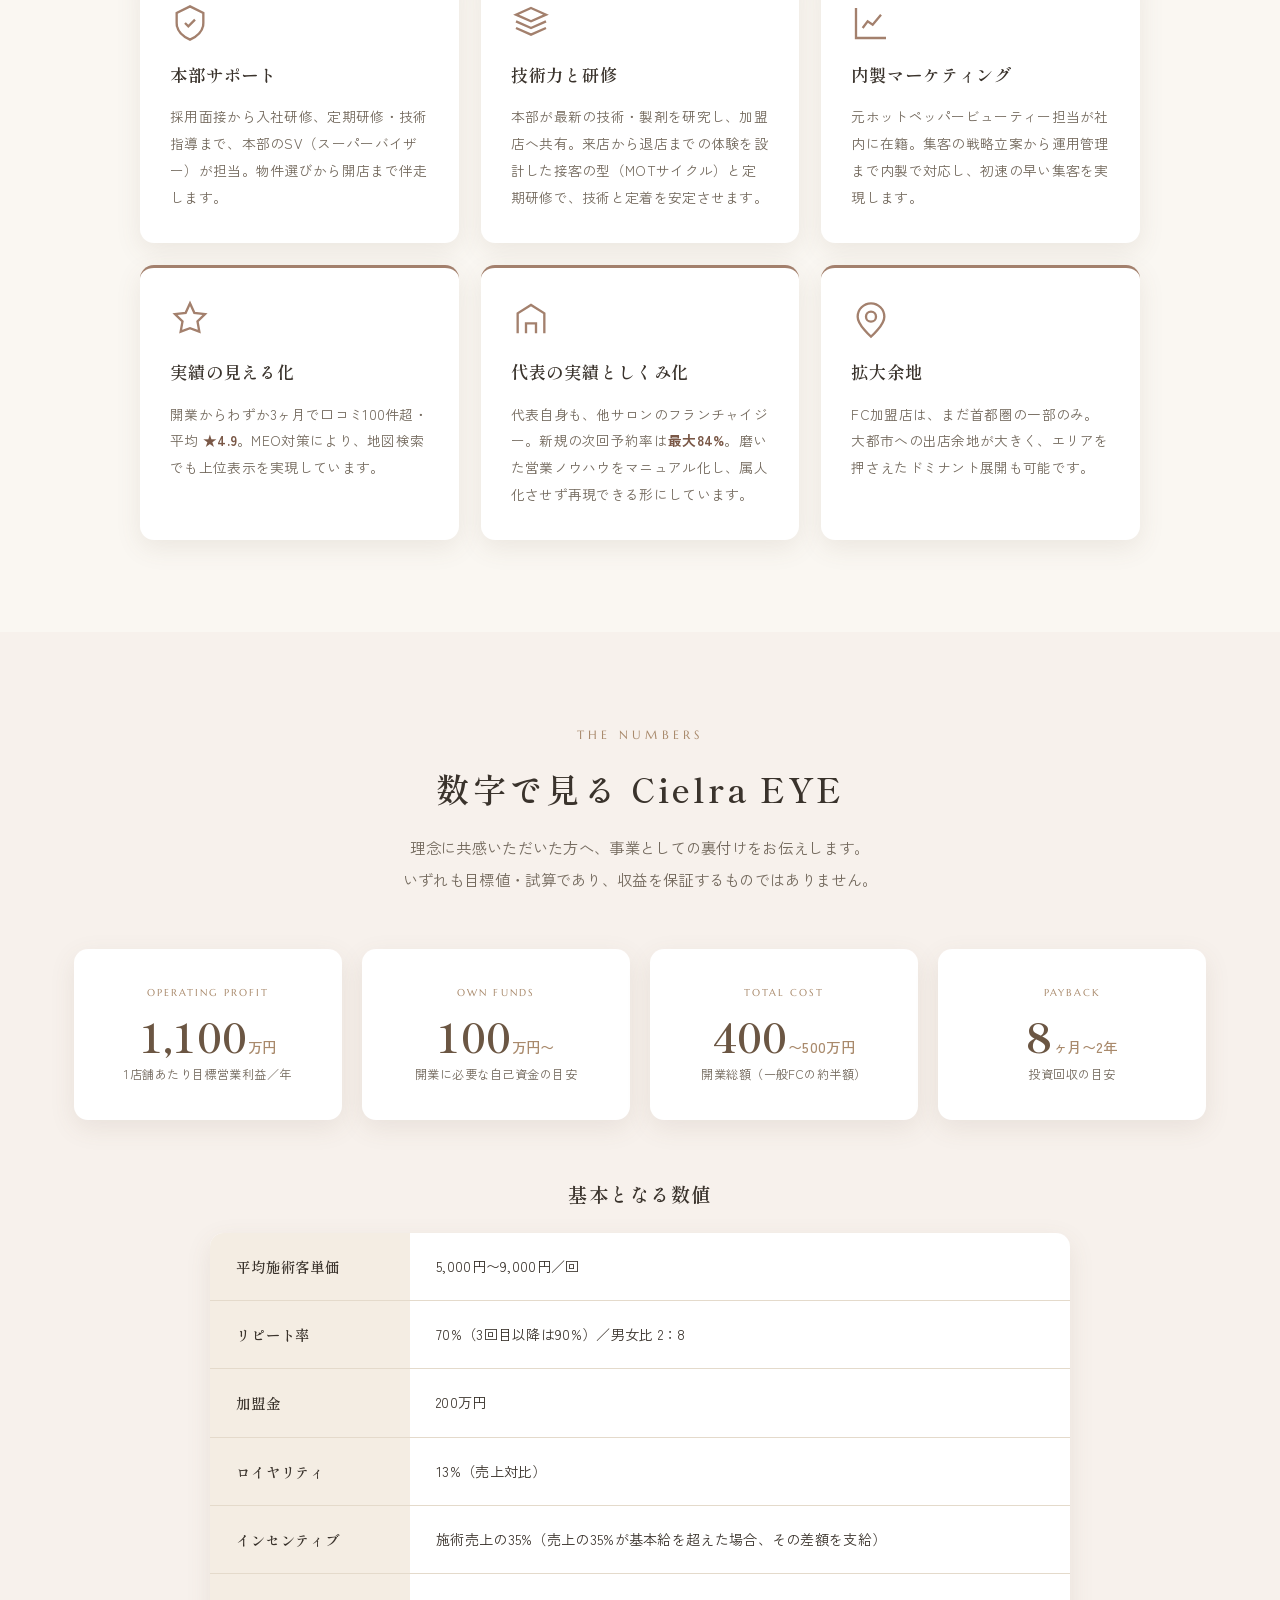
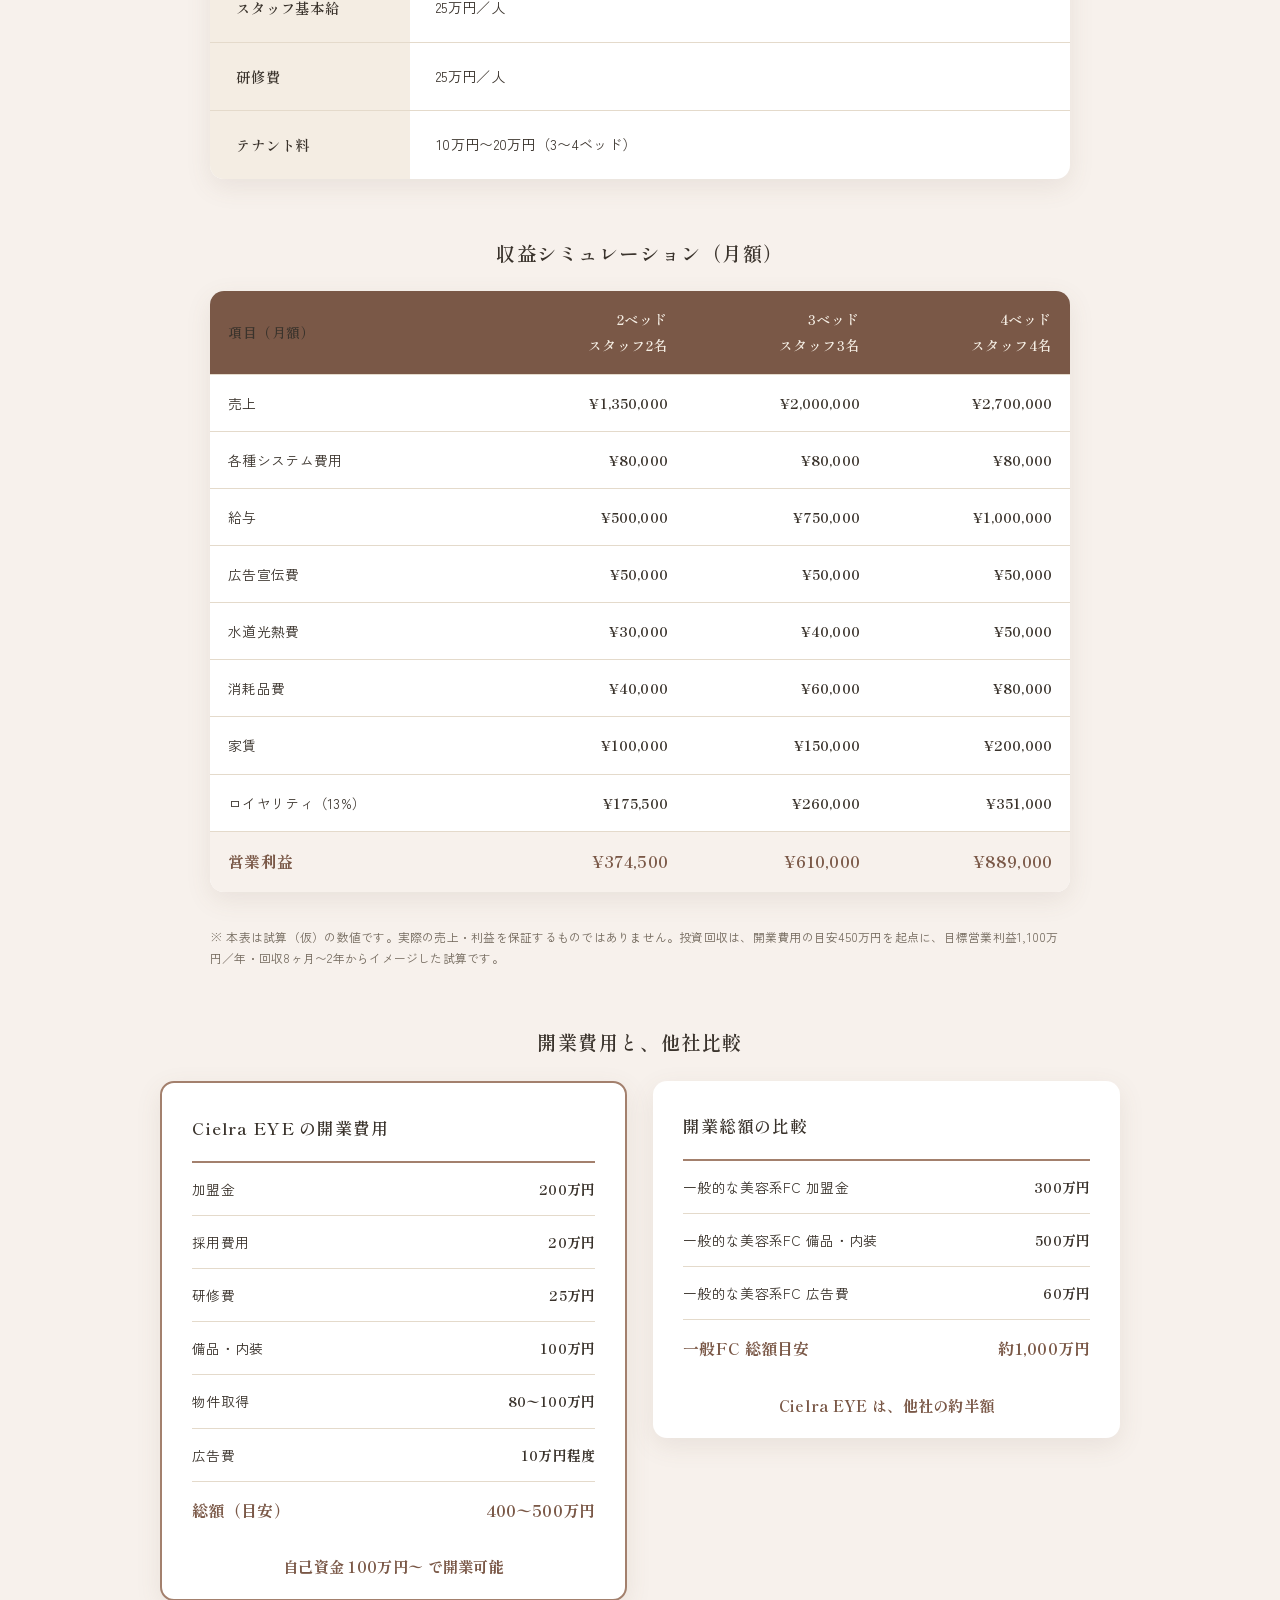
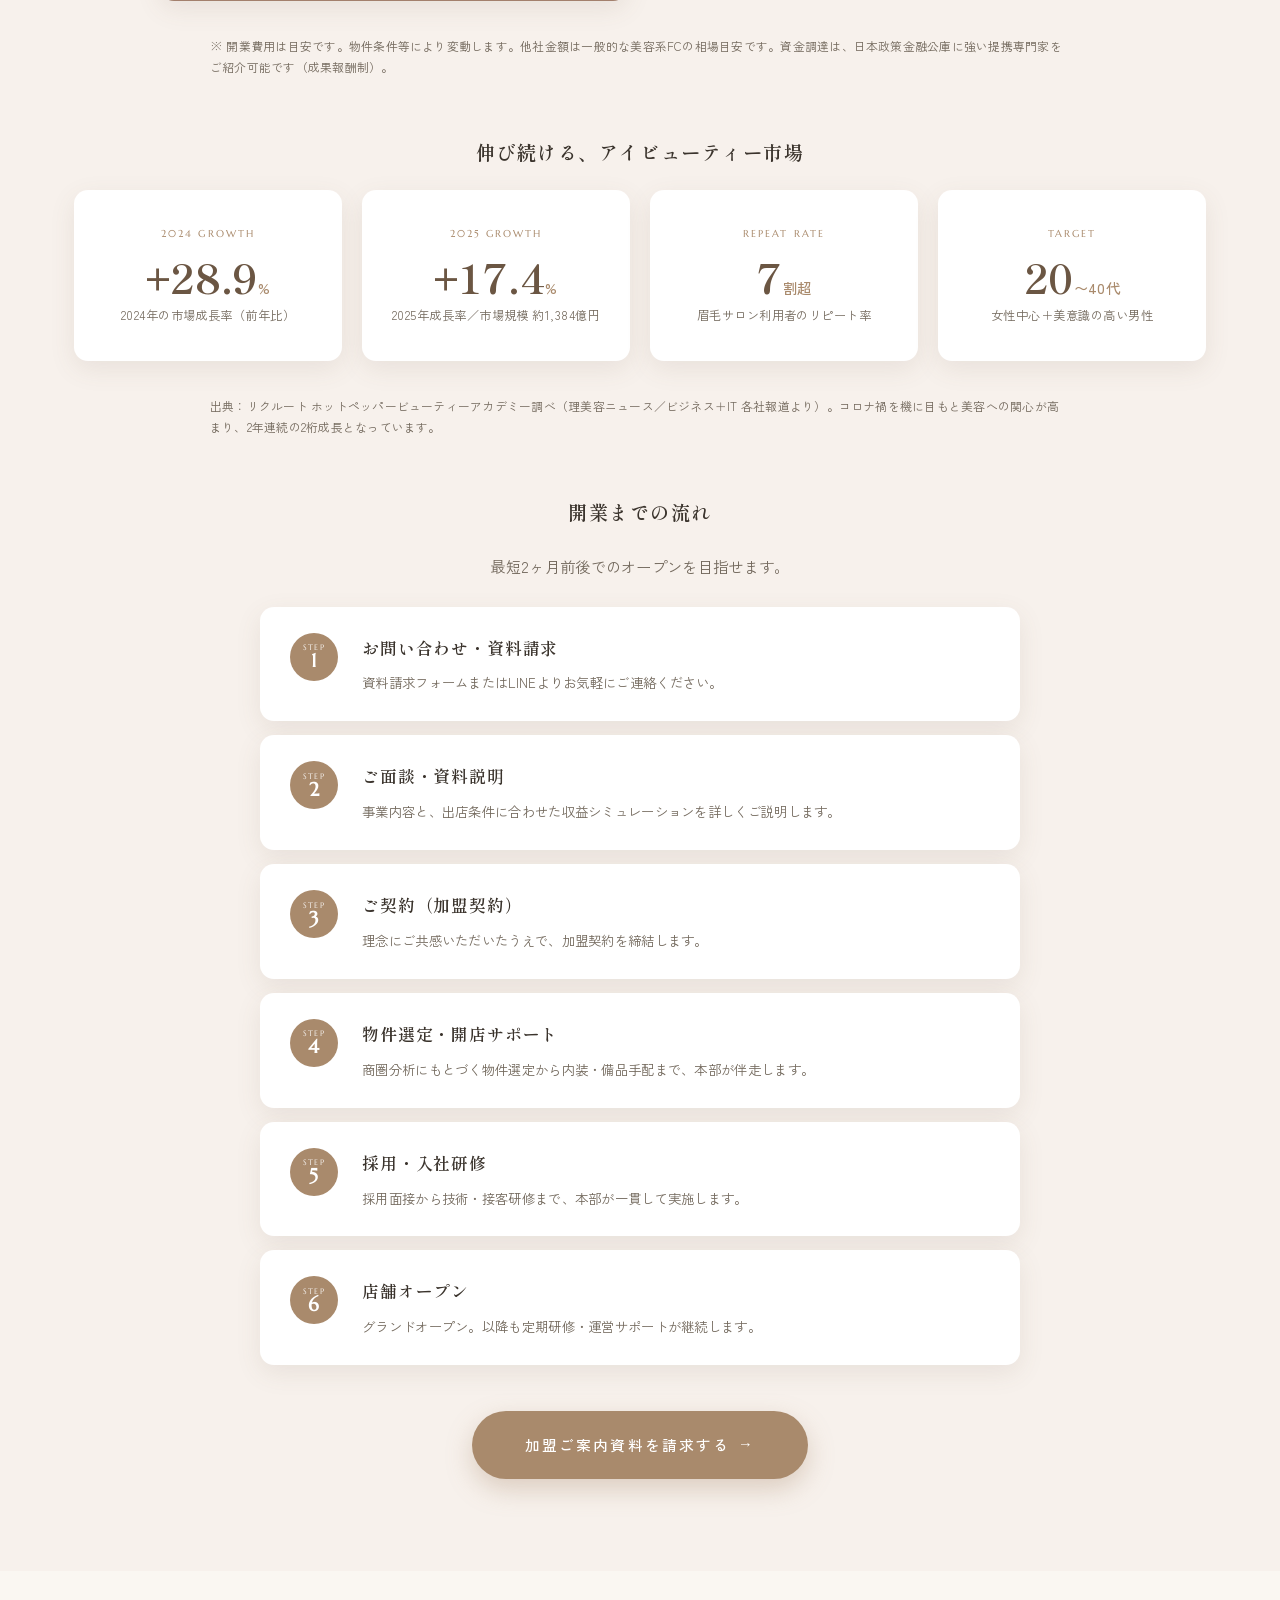
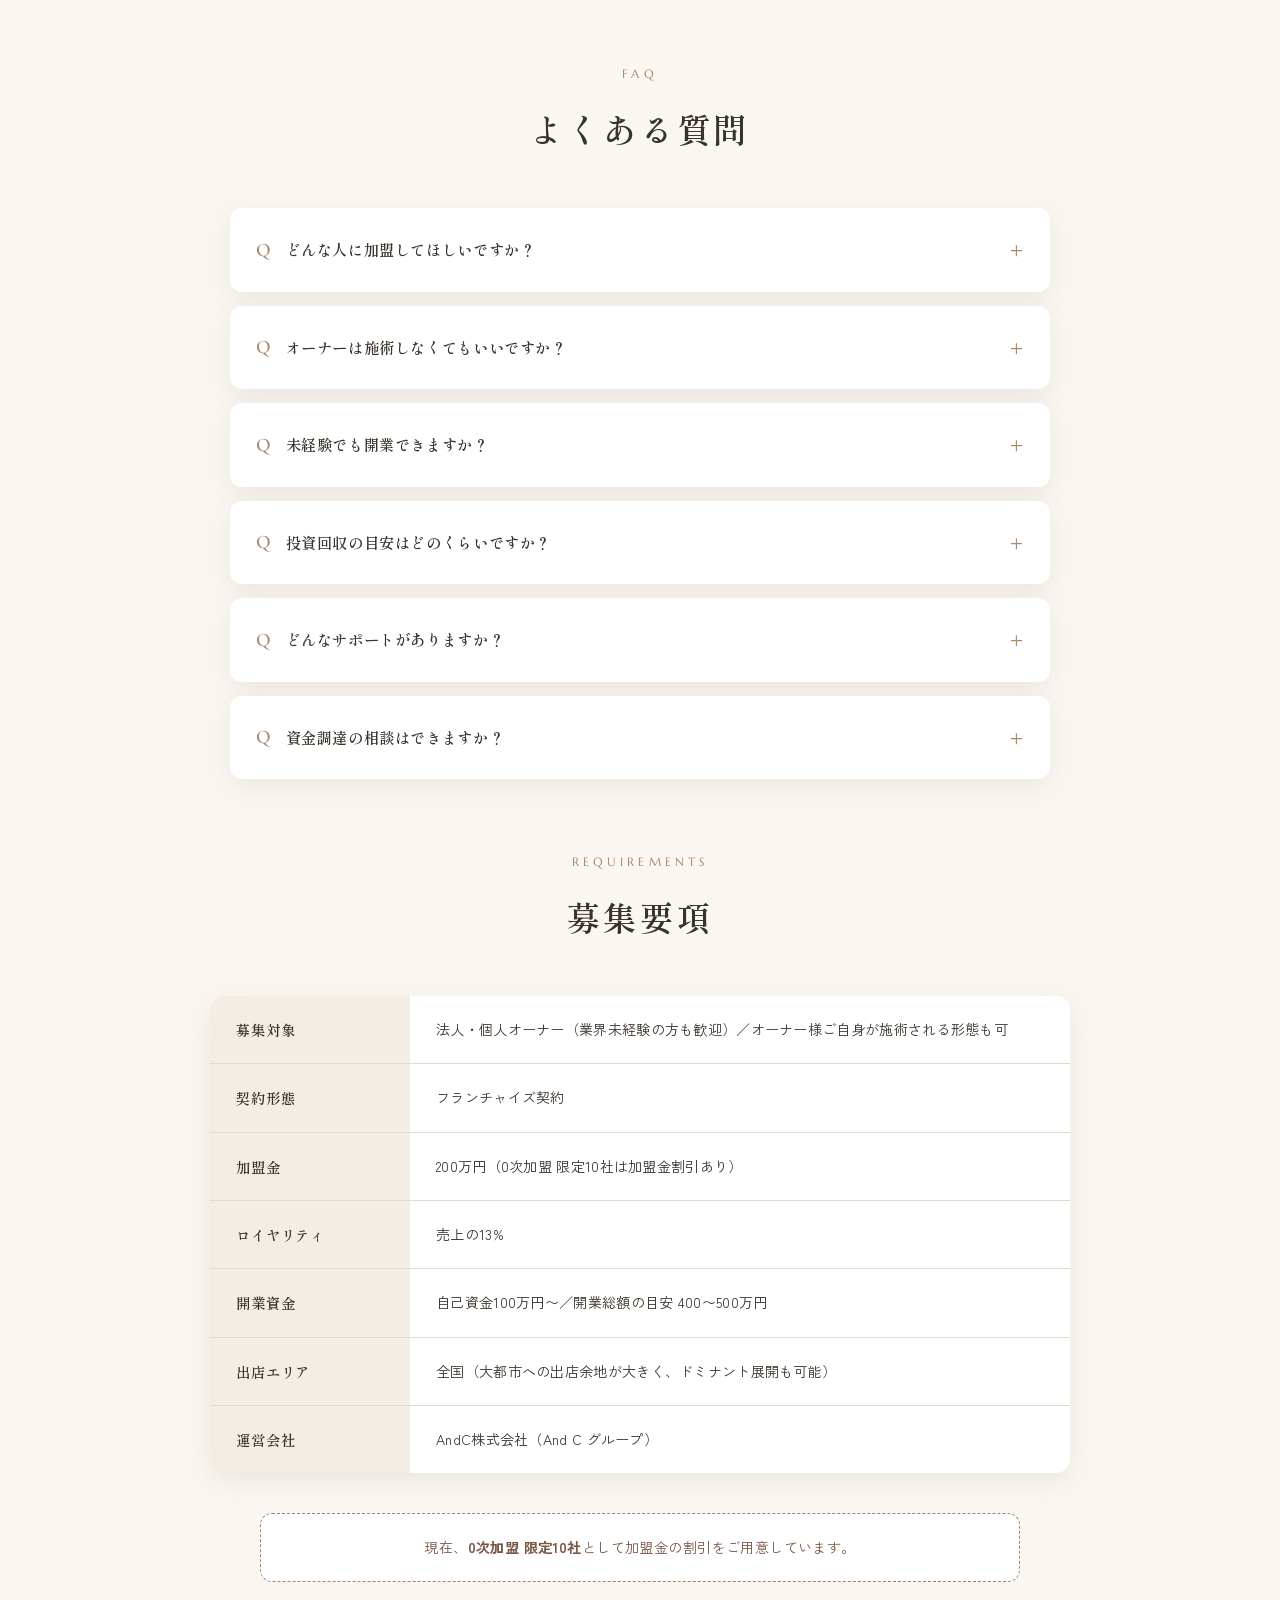
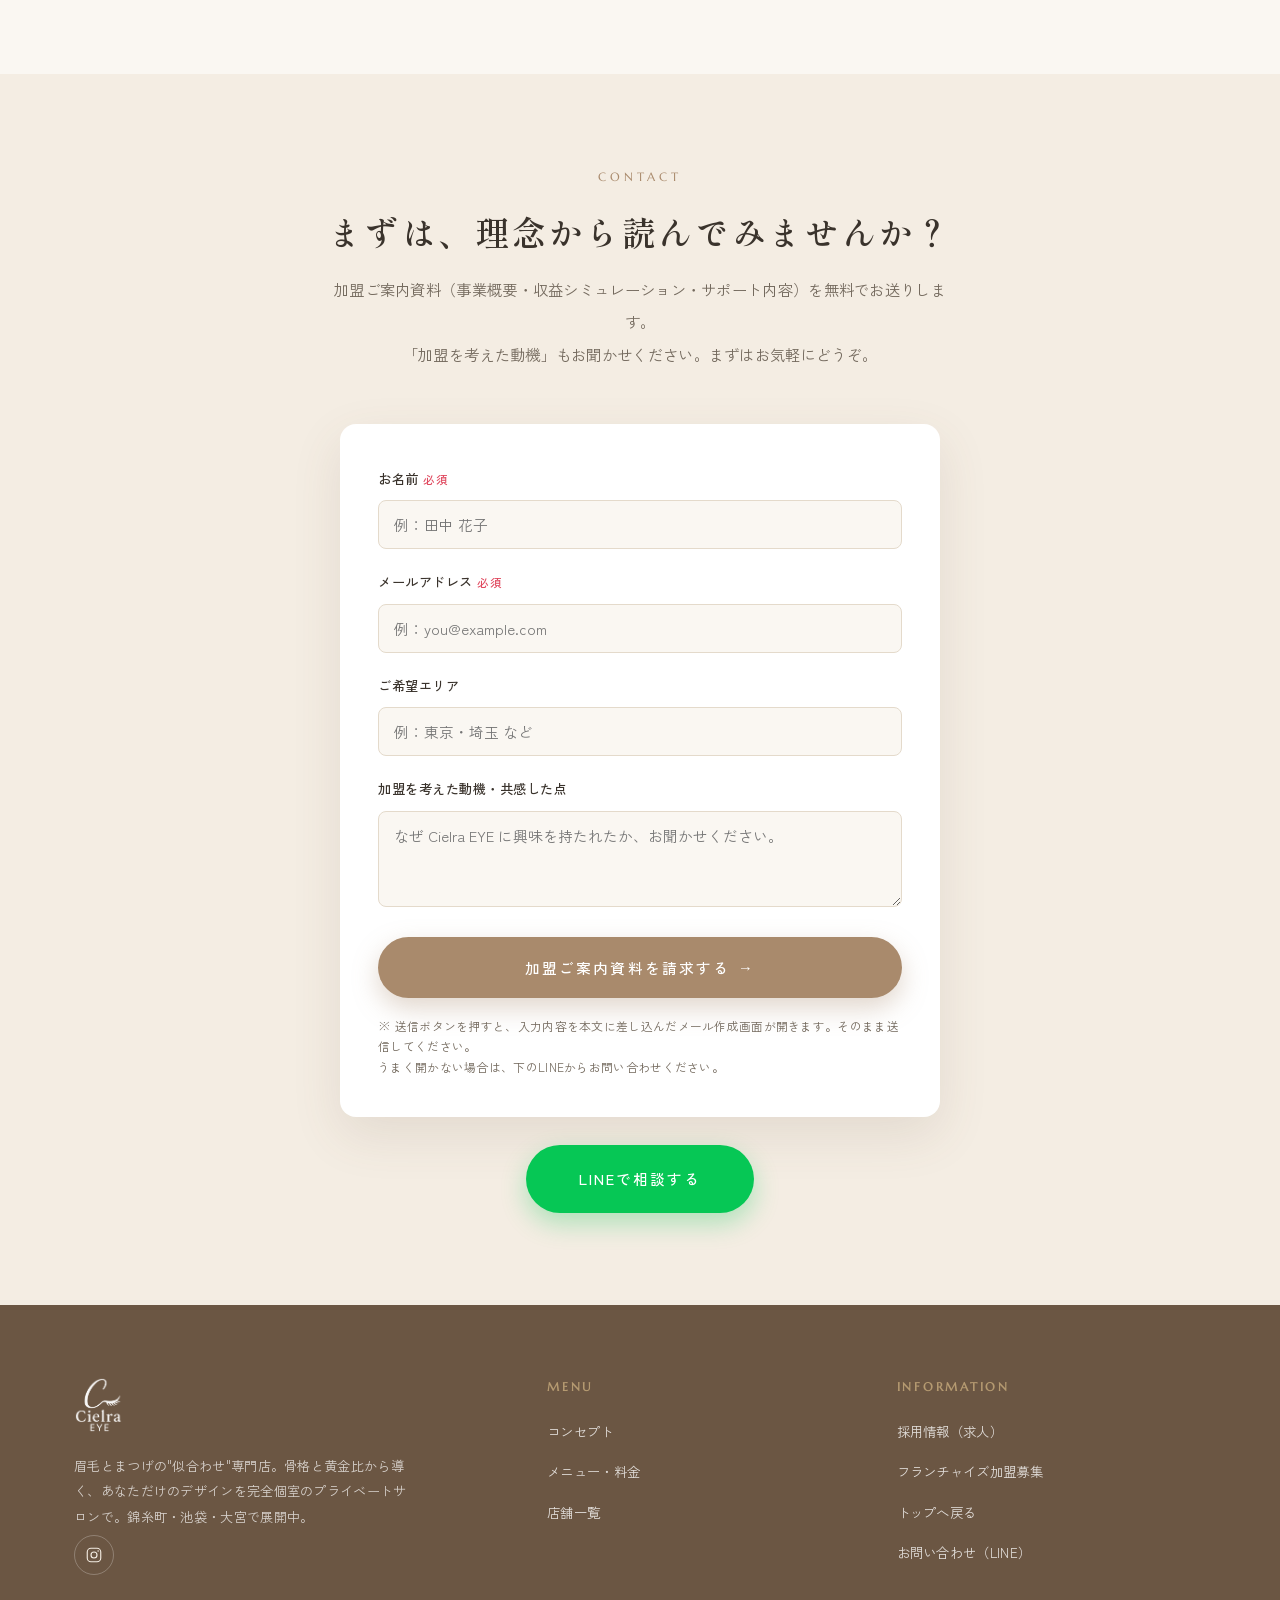
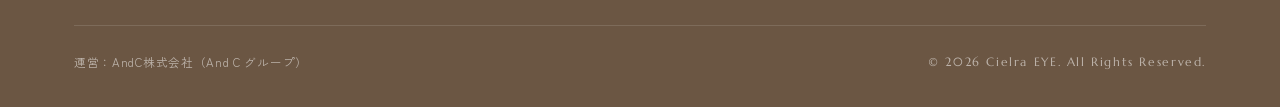
<file: franchise.html>
<!DOCTYPE html>
<html lang="ja">
<head>
<meta charset="UTF-8">
<meta name="viewport" content="width=device-width, initial-scale=1.0">
<title>Cielra EYE フランチャイズ加盟募集｜美容業界に、キャリアのある働き方を</title>
<meta name="description" content="Cielra EYE（シエラアイ）のフランチャイズ加盟募集。「美しさで、自信と勇気を。」——理念に共感し、お客様とアイリストの未来に真剣に向き合えるオーナー様を募集しています。まずは加盟ご案内資料をご請求ください。">
<meta property="og:title" content="Cielra EYE フランチャイズ加盟募集｜美容業界に、キャリアのある働き方を">
<meta property="og:description" content="「美しさで、自信と勇気を。」理念に共感いただけるオーナー様へ。眉毛・まつげ専門サロン Cielra EYE の加盟ご案内資料を請求いただけます。">
<meta property="og:type" content="website">
<link rel="preconnect" href="https://fonts.googleapis.com">
<link rel="preconnect" href="https://fonts.gstatic.com" crossorigin>
<link href="https://fonts.googleapis.com/css2?family=Cormorant+Garamond:wght@500;600&family=Marcellus&family=Shippori+Mincho:wght@500;600;700&family=Zen+Kaku+Gothic+New:wght@400;500;700&family=Noto+Sans+JP:wght@400;500;700&display=swap" rel="stylesheet">
<link rel="stylesheet" href="assets/style.css">
<style>
/* ===== franchise palette (slide-aligned) ===== */
:root{
  --fc-main:#A3806D; --fc-dark:#7A5847; --fc-accent:#E8A67C; --fc-strong:#E0495F; --fc-bg2:#F7F1EC;
}
.section--fc{background:var(--fc-bg2);}
.lead-c{max-width:40em;margin:16px auto 0;color:var(--ink-soft);line-height:2.1;font-size:.96rem;}
/* hero: smaller catch + clearly-visible "フランチャイズ加盟募集" kicker */
.page-hero h1{font-size:clamp(1.45rem,3.6vw,2.05rem);line-height:1.55;}
.fc-kicker{display:inline-flex;align-items:center;justify-content:center;gap:14px;font-family:var(--serif-jp);font-weight:600;font-size:clamp(1rem,2.4vw,1.22rem);letter-spacing:.2em;color:#fff;margin-bottom:20px;}
.fc-kicker::before,.fc-kicker::after{content:"";width:30px;height:1px;background:rgba(255,255,255,.65);flex:0 0 auto;}

/* double-line slide frame */
.frame{position:relative;background:#fff;border:1px solid var(--fc-main);border-radius:4px;}
.frame::before{content:"";position:absolute;inset:6px;border:1px solid rgba(163,128,109,.45);border-radius:2px;pointer-events:none;}

/* story */
.story{display:grid;gap:20px;max-width:900px;margin:0 auto;}
.story-item{display:grid;grid-template-columns:150px 1fr;gap:30px;align-items:start;background:#fff;border-radius:14px;padding:32px 36px;box-shadow:var(--shadow-sm);}
.story-item .st-head{border-right:1px solid var(--line);padding-right:24px;}
.story-item .st-no{font-family:var(--serif-en);font-size:1.7rem;color:var(--fc-accent);line-height:1;}
.story-item .st-label{font-family:var(--serif-jp);font-weight:700;font-size:1.15rem;letter-spacing:.1em;color:var(--fc-dark);margin-top:6px;}
.story-item p{font-size:.92rem;line-height:2;color:var(--ink);}
.story-close{max-width:900px;margin:34px auto 0;text-align:center;}
.story-close .fc-inner{padding:34px 28px;}
.story-close p{font-family:var(--serif-jp);font-weight:700;font-size:clamp(1.25rem,3.4vw,1.8rem);color:var(--fc-dark);letter-spacing:.08em;line-height:1.7;}
.story-single{max-width:760px;margin:0 auto;background:#fff;border-radius:14px;padding:clamp(30px,5vw,46px) clamp(26px,5vw,50px);box-shadow:var(--shadow-sm);border-left:3px solid var(--fc-main);}
.story-single p{font-size:.96rem;line-height:2.2;color:var(--ink);letter-spacing:.02em;}
.story-single p+p{margin-top:20px;}
.fit-single{max-width:620px;margin:0 auto;}

/* philosophy */
.philo-tagline{text-align:center;font-family:var(--serif-jp);font-weight:700;font-size:clamp(1.4rem,4vw,2.15rem);color:var(--fc-dark);line-height:1.7;letter-spacing:.08em;}
.philo-cols{display:grid;grid-template-columns:1fr 1fr;gap:24px;max-width:900px;margin:44px auto 0;}
.philo-card{background:#fff;border-radius:14px;padding:40px 36px;text-align:center;box-shadow:var(--shadow-sm);border-top:3px solid var(--fc-main);}
.philo-card .pl{font-family:var(--serif-en2);font-size:.68rem;letter-spacing:.2em;color:var(--fc-main);text-transform:uppercase;}
.philo-card h3{font-family:var(--serif-jp);font-weight:600;font-size:1.2rem;letter-spacing:.08em;margin:10px 0 16px;}
.philo-card p{font-size:.92rem;line-height:2;color:var(--ink-soft);}

/* vision / 目指すお店 */
.vision-quote{max-width:760px;margin:0 auto 46px;text-align:center;}
.vision-quote .fc-inner{padding:38px 30px;}
.vision-quote p{font-family:var(--serif-jp);font-weight:600;font-size:clamp(1.1rem,2.8vw,1.45rem);line-height:1.9;letter-spacing:.06em;color:var(--ink);}
.mech-grid{display:grid;grid-template-columns:repeat(3,1fr);gap:22px;max-width:960px;margin:0 auto;}
.mech-card{background:#fff;border-radius:14px;padding:32px 26px;text-align:center;box-shadow:var(--shadow-sm);}
.mech-card .ic{width:52px;height:52px;margin:0 auto 16px;color:var(--fc-main);}
.mech-card h3{font-family:var(--serif-jp);font-weight:600;font-size:1.05rem;letter-spacing:.05em;margin-bottom:10px;}
.mech-card p{font-size:.85rem;line-height:1.95;color:var(--ink-soft);}
.brand-reuse{display:grid;grid-template-columns:1fr 1fr;gap:24px;max-width:960px;margin:40px auto 0;}

/* fit filter */
.fit-grid{display:grid;grid-template-columns:1fr 1fr;gap:24px;max-width:960px;margin:0 auto;}
.fit-col{background:#fff;border-radius:14px;padding:36px 34px;box-shadow:var(--shadow-sm);}
.fit-col h3{font-family:var(--serif-jp);font-weight:700;font-size:1.12rem;letter-spacing:.06em;margin-bottom:22px;padding-bottom:14px;border-bottom:1px solid var(--line);}
.fit-col.yes h3{color:var(--fc-dark);}
.fit-col.no h3{color:var(--ink-soft);}
.fit-col li{display:flex;gap:12px;align-items:flex-start;font-size:.92rem;line-height:1.8;margin-bottom:14px;color:var(--ink);}
.fit-col .mk{flex:0 0 auto;font-family:var(--serif-en2);font-size:1rem;line-height:1.6;}
.fit-col.yes .mk{color:var(--fc-main);}
.fit-col.no .mk{color:var(--greige);}
.fit-col.no li{color:var(--ink-soft);}
.fit-close{max-width:760px;margin:34px auto 0;text-align:center;font-family:var(--serif-jp);font-weight:600;font-size:clamp(1.05rem,2.6vw,1.35rem);line-height:1.9;letter-spacing:.06em;color:var(--fc-dark);}

/* strengths */
.strength-grid{display:grid;grid-template-columns:repeat(3,1fr);gap:22px;max-width:1000px;margin:0 auto;}
.strength-card{background:#fff;border-radius:14px;padding:32px 30px;box-shadow:var(--shadow-sm);border-top:3px solid var(--fc-main);}
.strength-card .ic{width:40px;height:40px;color:var(--fc-main);margin-bottom:16px;}
.strength-card h3{font-family:var(--serif-jp);font-weight:600;font-size:1.08rem;letter-spacing:.05em;margin-bottom:12px;}
.strength-card p{font-size:.86rem;line-height:1.95;color:var(--ink-soft);}
.strength-card p .fig{color:var(--fc-dark);font-weight:700;}

/* mini CTA + note */
.cta-mini{text-align:center;margin-top:46px;}
.fc-note{max-width:760px;margin:40px auto 0;text-align:center;background:#fff;border:1px dashed var(--fc-main);border-radius:12px;padding:20px 24px;font-size:.88rem;color:var(--fc-dark);letter-spacing:.03em;}

/* request form */
.req-form{max-width:600px;margin:0 auto;background:#fff;border-radius:16px;padding:40px 38px;box-shadow:var(--shadow);display:grid;gap:18px;text-align:left;}
.req-form .ff{display:block;}
.req-form label{font-size:.82rem;font-weight:500;color:var(--ink);letter-spacing:.04em;}
.req-form .req{color:var(--fc-strong);font-size:.72rem;margin-left:.4em;}
.req-form input,.req-form textarea{width:100%;margin-top:8px;padding:13px 15px;border:1px solid var(--line);border-radius:8px;font-family:inherit;font-size:.92rem;color:var(--ink);background:var(--ivory);transition:border-color .2s;}
.req-form input:focus,.req-form textarea:focus{outline:none;border-color:var(--fc-main);}
.req-form textarea{resize:vertical;min-height:96px;}
.req-form .ff-note{font-size:.74rem;color:var(--ink-soft);line-height:1.7;}
.req-form button{justify-self:stretch;margin-top:4px;}

/* reuse existing number-section components */
.svc-grid{display:grid;grid-template-columns:1fr 1fr;gap:26px;max-width:960px;margin:0 auto;}
.svc-card{background:var(--white);border-radius:var(--radius);overflow:hidden;box-shadow:var(--shadow-sm);}
.svc-card img{width:100%;aspect-ratio:3/2;object-fit:cover;}
.svc-card .svc-b{padding:26px 28px 30px;}
.svc-card h3{font-family:var(--serif-jp);font-weight:600;font-size:1.12rem;margin-bottom:10px;letter-spacing:.05em;}
.svc-card p{font-size:.85rem;color:var(--ink-soft);line-height:1.9;}
.table-wrap{max-width:860px;margin:0 auto;overflow-x:auto;border-radius:var(--radius);box-shadow:var(--shadow-sm);}
table.data{width:100%;border-collapse:collapse;background:var(--white);min-width:560px;}
table.data th,table.data td{padding:15px 18px;text-align:right;font-size:.86rem;border-bottom:1px solid var(--line);}
table.data th:first-child,table.data td:first-child{text-align:left;color:var(--ink);}
table.data thead th{background:var(--fc-dark);color:var(--cream);font-family:var(--serif-jp);font-weight:600;letter-spacing:.04em;text-align:right;}
table.data thead th:first-child{text-align:left;}
table.data tbody tr:last-child td{border-bottom:0;}
table.data .row-hi td{background:var(--fc-bg2);font-family:var(--serif-jp);font-weight:700;color:var(--fc-dark);font-size:.98rem;}
table.data .yen{font-family:var(--serif-jp);font-weight:700;letter-spacing:.01em;font-feature-settings:"palt";}
.cost-grid{display:grid;grid-template-columns:1fr 1fr;gap:26px;max-width:960px;margin:0 auto;align-items:start;}
.cost-box{background:var(--white);border-radius:var(--radius);padding:14px 30px;box-shadow:var(--shadow-sm);}
.cost-box h3{font-family:var(--serif-jp);font-weight:600;font-size:1.05rem;padding:16px 0;border-bottom:2px solid var(--fc-main);letter-spacing:.05em;}
.cost-box .crow{display:flex;justify-content:space-between;padding:13px 0;border-bottom:1px solid var(--line);font-size:.86rem;}
.cost-box .crow.total{font-family:var(--serif-jp);font-weight:700;color:var(--fc-dark);border-bottom:0;font-size:1rem;}
.cost-box .crow .yen{font-family:var(--serif-jp);font-weight:700;letter-spacing:.01em;}
.cost-box.ours{border:2px solid var(--fc-main);}
.cost-box .tagline{text-align:center;color:var(--fc-dark);font-family:var(--serif-jp);font-weight:700;padding:14px 0 4px;font-size:.95rem;}

@media(max-width:860px){
  .story-item{grid-template-columns:1fr;gap:14px;}
  .story-item .st-head{border-right:0;border-bottom:1px solid var(--line);padding:0 0 14px;display:flex;align-items:baseline;gap:14px;}
  .philo-cols{grid-template-columns:1fr;}
  .mech-grid{grid-template-columns:1fr;max-width:420px;}
  .brand-reuse{grid-template-columns:1fr;}
  .fit-grid{grid-template-columns:1fr;}
  .strength-grid{grid-template-columns:1fr;max-width:440px;}
  .svc-grid{grid-template-columns:1fr;}
  .cost-grid{grid-template-columns:1fr;}
}
</style>
</head>
<body>

<!-- HEADER -->
<header class="hdr">
  <a href="index.html" class="brand">
    <img class="brand-logo" src="assets/img/logo-mark.png" alt="Cielra EYE 眉毛・まつげ専門店">
  </a>
  <nav class="nav">
    <a href="index.html#concept" class="nav-en">CONCEPT</a>
    <a href="index.html#menu" class="nav-en">MENU</a>
    <a href="index.html#salon" class="nav-en">SALON</a>
    <a href="recruit.html" class="nav-en">RECRUIT</a>
    <a href="franchise.html" class="nav-en">FRANCHISE</a>
    <a href="#fc-form" class="nav-cta">資料請求</a>
  </nav>
  <button class="burger" aria-label="メニュー"><span></span><span></span><span></span></button>
</header>

<!-- 1. HERO -->
<section class="page-hero">
  <img src="assets/img/salon/counsel1.jpg" alt="Cielra EYE フランチャイズ加盟募集">
  <div>
    <p class="fc-kicker">フランチャイズ加盟募集</p>
    <h1>美容業界に、<br>キャリアのある働き方を。</h1>
    <p>美しさで、自信と勇気を。美しさで、未来を変える。</p>
    <div class="hero-cta" style="justify-content:center;margin-top:34px;">
      <a href="#fc-form" class="btn btn-primary btn-lg">加盟ご案内資料を請求する <span class="arw">→</span></a>
      <a href="https://lin.ee/UbXSJlu" target="_blank" rel="noopener" class="btn btn-ghost btn-lg" style="border-color:rgba(255,255,255,.6);color:#fff;">LINEで相談する</a>
    </div>
  </div>
  <div class="crumb">HOME &nbsp;/&nbsp; FRANCHISE</div>
</section>

<!-- 2. 創業のきっかけ -->
<section class="section">
  <div class="wrap">
    <div class="sec-head reveal">
      <span class="eyebrow">Our Story</span>
      <h2 class="sec-title">創業の、きっかけ</h2>
      <p class="lead-c">Cielra EYE は、ひとつの「疑問」から生まれました。<br>代表自身の言葉で、その歩みをお伝えします。</p>
    </div>
    <div class="story-single reveal">
      <p>高校1年生の頃から眉毛サロンに通っていた代表が、整形にはまだ手が届かない——そんな中で最初に心から感動したのは、カウンセリングから一人ひとりに専門的に向き合ってくれるアイサロンでした。やがて自身も美容業界へ。けれど、いざアイサロンを開こうとしたとき、アイリストの働く環境に疑問を抱きます。5年経っても給与が変わらない、どれだけ経験を積んでも昇進できない——技術があっても、その先のキャリアが描けない現実がありました。</p>
      <p>普通の会社には、部長・エリアマネージャー・人事といったキャリアの道があるのに、なぜ美容業界にはそれがないのか。そのギャップを自分の手で埋めたい——その想いから、Cielra EYE の店舗展開は始まりました。</p>
    </div>
    <div class="story-close reveal frame"><div class="fc-inner"><p>美容業界にも、<br>会社のように成長できるキャリアを。</p></div></div>
  </div>
</section>

<!-- 3. 私たちの理念 -->
<section class="section section--fc">
  <div class="wrap">
    <div class="sec-head reveal">
      <span class="eyebrow">Philosophy</span>
      <h2 class="sec-title">私たちの理念</h2>
    </div>
    <p class="philo-tagline reveal">美しさで、自信と勇気を。<br>美しさで、未来を変える。</p>
    <div class="philo-cols">
      <div class="philo-card reveal">
        <span class="pl">For Customers</span>
        <h3>お客様にとって</h3>
        <p>目もとを綺麗にするだけでなく、「また来たい」と思っていただける——ファンになっていただけるお店へ。一度きりではなく、長くお付き合いできる関係を大切にします。</p>
      </div>
      <div class="philo-card reveal d1">
        <span class="pl">For Eyelists</span>
        <h3>働くアイリストにとって</h3>
        <p>頑張りがきちんと評価され、その先のキャリアを描ける環境へ。技術を磨いた人が、店長・トレーナー・オーナーへと成長していける道をつくります。</p>
      </div>
    </div>
  </div>
</section>

<!-- 4. 目指すお店 -->
<section class="section">
  <div class="wrap">
    <div class="sec-head reveal">
      <span class="eyebrow">Our Vision</span>
      <h2 class="sec-title">私たちが目指す、お店</h2>
    </div>
    <div class="vision-quote reveal frame"><div class="fc-inner">
      <p>行きつけの美容室、行きつけのファミレスのように。<br>大切な目もとを、安心して預けられるアイサロンへ。</p>
    </div></div>
    <div class="mech-grid">
      <div class="mech-card reveal">
        <div class="ic"><svg viewBox="0 0 24 24" fill="none" stroke="currentColor" stroke-width="1.4"><circle cx="12" cy="8" r="4"/><path d="M4 21c0-4 3.6-7 8-7s8 3 8 7"/></svg></div>
        <h3>担当制</h3>
        <p>毎回同じアイリストが担当。好みや目もとの特徴を理解したうえで、あなただけのデザインを積み重ねます。</p>
      </div>
      <div class="mech-card reveal d1">
        <div class="ic"><svg viewBox="0 0 24 24" fill="none" stroke="currentColor" stroke-width="1.4"><rect x="3" y="4" width="18" height="17" rx="2"/><path d="M3 9h18M8 2v4M16 2v4M9 14l2 2 4-4"/></svg></div>
        <h3>次回予約へのこだわり</h3>
        <p>施術のたびに次回のご提案を。通い続けることで仕上がりが安定し、お客様の「行きつけ」になっていきます。</p>
      </div>
      <div class="mech-card reveal d2">
        <div class="ic"><svg viewBox="0 0 24 24" fill="none" stroke="currentColor" stroke-width="1.4"><path d="M12 3l2.5 5.5L20 9l-4 4 1 6-5-3-5 3 1-6-4-4 5.5-.5z"/></svg></div>
        <h3>働くアイリストも実感できるお店づくり</h3>
        <p>お客様に喜ばれ、自分の成長も感じられる。働く人が誇りを持てることが、良いサロンの土台だと考えています。</p>
      </div>
    </div>
    <div class="brand-reuse">
      <div class="svc-card reveal">
        <img src="assets/img/hpb/set1.jpg" alt="骨格×黄金比の似合わせデザイン">
        <div class="svc-b"><h3>骨格 × 黄金比の似合わせデザイン</h3><p>目の形・骨格・眉の生え方まで分析し、黄金比をもとに設計。流行だけを追わず、その方に本当に似合うデザインをご提案します。</p></div>
      </div>
      <div class="svc-card reveal d1">
        <img src="assets/img/hpb/eye3.jpg" alt="完全個室のプライベートサロン">
        <div class="svc-b"><h3>完全個室のプライベートサロン</h3><p>施術はすべて1対1の完全個室。周りの目を気にせず、リラックスした時間の中で、特別な体験をお届けします。</p></div>
      </div>
    </div>
  </div>
</section>

<!-- 5. こんな方と、ご一緒したい -->
<section class="section section--fc">
  <div class="wrap">
    <div class="sec-head reveal">
      <span class="eyebrow">Our Partners</span>
      <h2 class="sec-title">こんな方と、ご一緒したい</h2>
      <p class="lead-c">私たちは、数字よりも先に「想い」が重なる方と、長くご一緒したいと考えています。</p>
    </div>
    <div class="fit-single reveal">
      <div class="fit-col yes">
        <h3>ご一緒したい方</h3>
        <ul>
          <li><span class="mk">◆</span>お客様とアイリストの未来に、真剣に向き合える方</li>
          <li><span class="mk">◆</span>Cielra EYE というブランドに、価値を感じてくださる方</li>
        </ul>
      </div>
    </div>
    <p class="fit-close reveal">理念に共感いただいたうえで、<br>利益を一緒につくっていきたいと考えています。</p>
    <div class="cta-mini reveal">
      <a href="#fc-form" class="btn btn-primary btn-lg">加盟ご案内資料を請求する <span class="arw">→</span></a>
    </div>
  </div>
</section>

<!-- 6. 収益以外の強み -->
<section class="section">
  <div class="wrap">
    <div class="sec-head reveal">
      <span class="eyebrow">Our Strengths</span>
      <h2 class="sec-title">Cielra EYE の強み</h2>
      <p class="lead-c">オーナー様が「長く続けられる」ための仕組みを、本部が用意しています。</p>
    </div>
    <div class="strength-grid">
      <div class="strength-card reveal">
        <div class="ic"><svg viewBox="0 0 24 24" fill="none" stroke="currentColor" stroke-width="1.4"><path d="M12 2l8 4v6c0 5-3.5 8-8 10-4.5-2-8-5-8-10V6z"/><path d="M9 12l2 2 4-4"/></svg></div>
        <h3>本部サポート</h3>
        <p>採用面接から入社研修、定期研修・技術指導まで、本部のSV（スーパーバイザー）が担当。物件選びから開店まで伴走します。</p>
      </div>
      <div class="strength-card reveal d1">
        <div class="ic"><svg viewBox="0 0 24 24" fill="none" stroke="currentColor" stroke-width="1.4"><path d="M12 3l9 4-9 4-9-4z"/><path d="M3 11l9 4 9-4M3 15l9 4 9-4"/></svg></div>
        <h3>技術力と研修</h3>
        <p>本部が最新の技術・製剤を研究し、加盟店へ共有。来店から退店までの体験を設計した接客の型（MOTサイクル）と定期研修で、技術と定着を安定させます。</p>
      </div>
      <div class="strength-card reveal d2">
        <div class="ic"><svg viewBox="0 0 24 24" fill="none" stroke="currentColor" stroke-width="1.4"><path d="M3 3v18h18"/><path d="M7 15l3-4 3 2 5-6"/></svg></div>
        <h3>内製マーケティング</h3>
        <p>元ホットペッパービューティー担当が社内に在籍。集客の戦略立案から運用管理まで内製で対応し、初速の早い集客を実現します。</p>
      </div>
      <div class="strength-card reveal">
        <div class="ic"><svg viewBox="0 0 24 24" fill="none" stroke="currentColor" stroke-width="1.4"><path d="M12 2l2.6 5.7L21 8.5l-4.5 4.3 1.1 6.2L12 16.9 6.4 19l1.1-6.2L3 8.5l6.4-.8z"/></svg></div>
        <h3>実績の見える化</h3>
        <p>開業からわずか3ヶ月で口コミ100件超・平均 <span class="fig">★4.9</span>。MEO対策により、地図検索でも上位表示を実現しています。</p>
      </div>
      <div class="strength-card reveal d1">
        <div class="ic"><svg viewBox="0 0 24 24" fill="none" stroke="currentColor" stroke-width="1.4"><path d="M4 20V8l8-5 8 5v12"/><path d="M9 20v-6h6v6"/></svg></div>
        <h3>代表の実績としくみ化</h3>
        <p>代表自身も、他サロンのフランチャイジー。新規の次回予約率は<span class="fig">最大84%</span>。磨いた営業ノウハウをマニュアル化し、属人化させず再現できる形にしています。</p>
      </div>
      <div class="strength-card reveal d2">
        <div class="ic"><svg viewBox="0 0 24 24" fill="none" stroke="currentColor" stroke-width="1.4"><circle cx="12" cy="10" r="3"/><path d="M12 2a8 8 0 0 0-8 8c0 5 8 12 8 12s8-7 8-12a8 8 0 0 0-8-8z"/></svg></div>
        <h3>拡大余地</h3>
        <p>FC加盟店は、まだ首都圏の一部のみ。大都市への出店余地が大きく、エリアを押さえたドミナント展開も可能です。</p>
      </div>
    </div>
  </div>
</section>

<!-- 7. 数字で見る Cielra EYE -->
<section class="section section--fc">
  <div class="wrap">
    <div class="sec-head reveal">
      <span class="eyebrow">The Numbers</span>
      <h2 class="sec-title">数字で見る Cielra EYE</h2>
      <p class="lead-c">理念に共感いただいた方へ、事業としての裏付けをお伝えします。<br>いずれも目標値・試算であり、収益を保証するものではありません。</p>
    </div>
    <div class="stat-grid reveal">
      <div class="stat"><div class="s-label">Operating Profit</div><div class="s-num">1,100<small>万円</small></div><div class="s-cap">1店舗あたり目標営業利益／年</div></div>
      <div class="stat"><div class="s-label">Own Funds</div><div class="s-num">100<small>万円〜</small></div><div class="s-cap">開業に必要な自己資金の目安</div></div>
      <div class="stat"><div class="s-label">Total Cost</div><div class="s-num">400<small>〜500万円</small></div><div class="s-cap">開業総額（一般FCの約半額）</div></div>
      <div class="stat"><div class="s-label">Payback</div><div class="s-num">8<small>ヶ月〜2年</small></div><div class="s-cap">投資回収の目安</div></div>
    </div>

    <h3 class="sec-title" style="font-size:1.2rem;text-align:center;margin:60px 0 24px;">基本となる数値</h3>
    <div class="req-table reveal">
      <dl><dt>平均施術客単価</dt><dd>5,000円〜9,000円／回</dd></dl>
      <dl><dt>リピート率</dt><dd>70%（3回目以降は90%）／男女比 2：8</dd></dl>
      <dl><dt>加盟金</dt><dd>200万円</dd></dl>
      <dl><dt>ロイヤリティ</dt><dd>13%（売上対比）</dd></dl>
      <dl><dt>インセンティブ</dt><dd>施術売上の35%（売上の35%が基本給を超えた場合、その差額を支給）</dd></dl>
      <dl><dt>スタッフ基本給</dt><dd>25万円／人</dd></dl>
      <dl><dt>研修費</dt><dd>25万円／人</dd></dl>
      <dl><dt>テナント料</dt><dd>10万円〜20万円（3〜4ベッド）</dd></dl>
    </div>

    <h3 class="sec-title" style="font-size:1.2rem;text-align:center;margin:60px 0 24px;">収益シミュレーション（月額）</h3>
    <div class="table-wrap reveal">
      <table class="data">
        <thead><tr><th>項目（月額）</th><th>2ベッド<br>スタッフ2名</th><th>3ベッド<br>スタッフ3名</th><th>4ベッド<br>スタッフ4名</th></tr></thead>
        <tbody>
          <tr><td>売上</td><td class="yen">¥1,350,000</td><td class="yen">¥2,000,000</td><td class="yen">¥2,700,000</td></tr>
          <tr><td>各種システム費用</td><td class="yen">¥80,000</td><td class="yen">¥80,000</td><td class="yen">¥80,000</td></tr>
          <tr><td>給与</td><td class="yen">¥500,000</td><td class="yen">¥750,000</td><td class="yen">¥1,000,000</td></tr>
          <tr><td>広告宣伝費</td><td class="yen">¥50,000</td><td class="yen">¥50,000</td><td class="yen">¥50,000</td></tr>
          <tr><td>水道光熱費</td><td class="yen">¥30,000</td><td class="yen">¥40,000</td><td class="yen">¥50,000</td></tr>
          <tr><td>消耗品費</td><td class="yen">¥40,000</td><td class="yen">¥60,000</td><td class="yen">¥80,000</td></tr>
          <tr><td>家賃</td><td class="yen">¥100,000</td><td class="yen">¥150,000</td><td class="yen">¥200,000</td></tr>
          <tr><td>ロイヤリティ（13%）</td><td class="yen">¥175,500</td><td class="yen">¥260,000</td><td class="yen">¥351,000</td></tr>
          <tr class="row-hi"><td>営業利益</td><td class="yen">¥374,500</td><td class="yen">¥610,000</td><td class="yen">¥889,000</td></tr>
        </tbody>
      </table>
    </div>
    <p class="disclaimer reveal">※ 本表は試算（仮）の数値です。実際の売上・利益を保証するものではありません。投資回収は、開業費用の目安450万円を起点に、目標営業利益1,100万円／年・回収8ヶ月〜2年からイメージした試算です。</p>

    <h3 class="sec-title" style="font-size:1.2rem;text-align:center;margin:60px 0 24px;">開業費用と、他社比較</h3>
    <div class="cost-grid">
      <div class="cost-box ours reveal">
        <h3>Cielra EYE の開業費用</h3>
        <div class="crow"><span>加盟金</span><span class="yen">200万円</span></div>
        <div class="crow"><span>採用費用</span><span class="yen">20万円</span></div>
        <div class="crow"><span>研修費</span><span class="yen">25万円</span></div>
        <div class="crow"><span>備品・内装</span><span class="yen">100万円</span></div>
        <div class="crow"><span>物件取得</span><span class="yen">80〜100万円</span></div>
        <div class="crow"><span>広告費</span><span class="yen">10万円程度</span></div>
        <div class="crow total"><span>総額（目安）</span><span class="yen">400〜500万円</span></div>
        <div class="tagline">自己資金 100万円〜 で開業可能</div>
      </div>
      <div class="cost-box reveal d1">
        <h3>開業総額の比較</h3>
        <div class="crow"><span>一般的な美容系FC 加盟金</span><span class="yen">300万円</span></div>
        <div class="crow"><span>一般的な美容系FC 備品・内装</span><span class="yen">500万円</span></div>
        <div class="crow"><span>一般的な美容系FC 広告費</span><span class="yen">60万円</span></div>
        <div class="crow total"><span>一般FC 総額目安</span><span class="yen">約1,000万円</span></div>
        <div class="tagline">Cielra EYE は、他社の約半額</div>
      </div>
    </div>
    <p class="disclaimer reveal">※ 開業費用は目安です。物件条件等により変動します。他社金額は一般的な美容系FCの相場目安です。資金調達は、日本政策金融公庫に強い提携専門家をご紹介可能です（成果報酬制）。</p>

    <h3 class="sec-title" style="font-size:1.2rem;text-align:center;margin:60px 0 24px;">伸び続ける、アイビューティー市場</h3>
    <div class="stat-grid reveal">
      <div class="stat"><div class="s-label">2024 Growth</div><div class="s-num">+28.9<small>%</small></div><div class="s-cap">2024年の市場成長率（前年比）</div></div>
      <div class="stat"><div class="s-label">2025 Growth</div><div class="s-num">+17.4<small>%</small></div><div class="s-cap">2025年成長率／市場規模 約1,384億円</div></div>
      <div class="stat"><div class="s-label">Repeat Rate</div><div class="s-num">7<small>割超</small></div><div class="s-cap">眉毛サロン利用者のリピート率</div></div>
      <div class="stat"><div class="s-label">Target</div><div class="s-num">20<small>〜40代</small></div><div class="s-cap">女性中心＋美意識の高い男性</div></div>
    </div>
    <p class="disclaimer reveal">出典：リクルート ホットペッパービューティーアカデミー調べ（理美容ニュース／ビジネス＋IT 各社報道より）。コロナ禍を機に目もと美容への関心が高まり、2年連続の2桁成長となっています。</p>

    <h3 class="sec-title" style="font-size:1.2rem;text-align:center;margin:60px 0 24px;">開業までの流れ</h3>
    <p class="lead-c reveal" style="text-align:center;margin-bottom:24px;">最短2ヶ月前後でのオープンを目指せます。</p>
    <div class="flow-list">
      <div class="fstep reveal"><div class="circle"><small>STEP</small><b>1</b></div><div><h3>お問い合わせ・資料請求</h3><p>資料請求フォームまたはLINEよりお気軽にご連絡ください。</p></div></div>
      <div class="fstep reveal"><div class="circle"><small>STEP</small><b>2</b></div><div><h3>ご面談・資料説明</h3><p>事業内容と、出店条件に合わせた収益シミュレーションを詳しくご説明します。</p></div></div>
      <div class="fstep reveal"><div class="circle"><small>STEP</small><b>3</b></div><div><h3>ご契約（加盟契約）</h3><p>理念にご共感いただいたうえで、加盟契約を締結します。</p></div></div>
      <div class="fstep reveal"><div class="circle"><small>STEP</small><b>4</b></div><div><h3>物件選定・開店サポート</h3><p>商圏分析にもとづく物件選定から内装・備品手配まで、本部が伴走します。</p></div></div>
      <div class="fstep reveal"><div class="circle"><small>STEP</small><b>5</b></div><div><h3>採用・入社研修</h3><p>採用面接から技術・接客研修まで、本部が一貫して実施します。</p></div></div>
      <div class="fstep reveal"><div class="circle"><small>STEP</small><b>6</b></div><div><h3>店舗オープン</h3><p>グランドオープン。以降も定期研修・運営サポートが継続します。</p></div></div>
    </div>

    <div class="cta-mini reveal">
      <a href="#fc-form" class="btn btn-primary btn-lg">加盟ご案内資料を請求する <span class="arw">→</span></a>
    </div>
  </div>
</section>

<!-- 8. FAQ + 募集要項 -->
<section class="section">
  <div class="wrap">
    <div class="sec-head reveal">
      <span class="eyebrow">FAQ</span>
      <h2 class="sec-title">よくある質問</h2>
    </div>
    <div class="faq reveal">
      <details><summary>どんな人に加盟してほしいですか？</summary><div class="ans">Cielra EYE というブランドに価値を感じ、お客様とアイリストの未来に真剣に向き合える方です。「儲かりそう」「楽そう」「丸投げで稼げる」といった理由だけの方には、残念ながら向いていません。理念に共感いただいたうえで、利益を一緒につくっていける方を歓迎しています。</div></details>
      <details><summary>オーナーは施術しなくてもいいですか？</summary><div class="ans">はい。オーナー様ご自身が施術される形態も、施術はスタッフに任せて運営に専念される形態も、どちらも可能です。採用から研修まで本部が一貫サポートするため、業界未経験のオーナー様でも安心して始められます。</div></details>
      <details><summary>未経験でも開業できますか？</summary><div class="ans">はい。採用から研修まで本部が一貫してサポートするため、業界未経験の方でも安心して開業いただけます。</div></details>
      <details><summary>投資回収の目安はどのくらいですか？</summary><div class="ans">開業費用の目安450万円を起点に、リピート率7割超が続いた場合で8ヶ月〜2年が目安です。あくまで試算であり、収益・回収時期を保証するものではありません。</div></details>
      <details><summary>どんなサポートがありますか？</summary><div class="ans">物件選定・内装・備品手配、技術・接客・集客の研修、元ホットペッパー担当による内製マーケティング、採用面接の代行、開業後の定期研修まで、本部が一貫して伴走します。</div></details>
      <details><summary>資金調達の相談はできますか？</summary><div class="ans">日本政策金融公庫に強い提携専門家をご紹介可能です（成果報酬制）。自己資金100万円〜での開業を目指せます。</div></details>
    </div>

    <div class="sec-head reveal" style="margin-top:72px;">
      <span class="eyebrow">Requirements</span>
      <h2 class="sec-title">募集要項</h2>
    </div>
    <div class="req-table reveal">
      <dl><dt>募集対象</dt><dd>法人・個人オーナー（業界未経験の方も歓迎）／オーナー様ご自身が施術される形態も可</dd></dl>
      <dl><dt>契約形態</dt><dd>フランチャイズ契約</dd></dl>
      <dl><dt>加盟金</dt><dd>200万円（0次加盟 限定10社は加盟金割引あり）</dd></dl>
      <dl><dt>ロイヤリティ</dt><dd>売上の13%</dd></dl>
      <dl><dt>開業資金</dt><dd>自己資金100万円〜／開業総額の目安 400〜500万円</dd></dl>
      <dl><dt>出店エリア</dt><dd>全国（大都市への出店余地が大きく、ドミナント展開も可能）</dd></dl>
      <dl><dt>運営会社</dt><dd>AndC株式会社（And C グループ）</dd></dl>
    </div>
    <div class="fc-note reveal">現在、<strong>0次加盟 限定10社</strong>として加盟金の割引をご用意しています。</div>
  </div>
</section>

<!-- 9. CTA（資料請求） -->
<section class="section section--tint" id="fc-form">
  <div class="wrap">
    <div class="sec-head reveal">
      <span class="eyebrow">Contact</span>
      <h2 class="sec-title">まずは、理念から読んでみませんか？</h2>
      <p class="lead-c">加盟ご案内資料（事業概要・収益シミュレーション・サポート内容）を無料でお送りします。<br>「加盟を考えた動機」もお聞かせください。まずはお気軽にどうぞ。</p>
    </div>
    <form class="req-form reveal" onsubmit="return fcReq(event)">
      <div class="ff"><label>お名前<span class="req">必須</span><input name="name" type="text" required placeholder="例：田中 花子"></label></div>
      <div class="ff"><label>メールアドレス<span class="req">必須</span><input name="email" type="email" required placeholder="例：you@example.com"></label></div>
      <div class="ff"><label>ご希望エリア<input name="area" type="text" placeholder="例：東京・埼玉 など"></label></div>
      <div class="ff"><label>加盟を考えた動機・共感した点<textarea name="motive" placeholder="なぜ Cielra EYE に興味を持たれたか、お聞かせください。"></textarea></label></div>
      <button type="submit" class="btn btn-primary btn-lg">加盟ご案内資料を請求する <span class="arw">→</span></button>
      <p class="ff-note">※ 送信ボタンを押すと、入力内容を本文に差し込んだメール作成画面が開きます。そのまま送信してください。<br>うまく開かない場合は、下のLINEからお問い合わせください。</p>
    </form>
    <div class="cta-mini reveal" style="margin-top:28px;">
      <a href="https://lin.ee/UbXSJlu" target="_blank" rel="noopener" class="btn btn-line btn-lg">LINEで相談する</a>
    </div>
  </div>
</section>

<!-- FOOTER -->
<footer class="ftr">
  <div class="wrap">
    <div class="ftr-top">
      <div>
        <div class="brand">
          <img class="brand-logo" src="assets/img/logo-mark.png" alt="Cielra EYE 眉毛・まつげ専門店">
        </div>
        <p class="ftr-about">眉毛とまつげの"似合わせ"専門店。骨格と黄金比から導く、あなただけのデザインを完全個室のプライベートサロンで。錦糸町・池袋・大宮で展開中。</p>
        <div class="ftr-sns">
          <a href="https://www.instagram.com/cielraeye/" target="_blank" rel="noopener" aria-label="Instagram">
            <svg width="18" height="18" viewBox="0 0 24 24" fill="none" stroke="currentColor" stroke-width="1.5"><rect x="3" y="3" width="18" height="18" rx="5"/><circle cx="12" cy="12" r="4"/><circle cx="17.5" cy="6.5" r="1" fill="currentColor" stroke="none"/></svg>
          </a>
        </div>
      </div>
      <div class="ftr-col">
        <h4>Menu</h4>
        <ul>
          <li><a href="index.html#concept">コンセプト</a></li>
          <li><a href="index.html#menu">メニュー・料金</a></li>
          <li><a href="index.html#salon">店舗一覧</a></li>
        </ul>
      </div>
      <div class="ftr-col">
        <h4>Information</h4>
        <ul>
          <li><a href="recruit.html">採用情報（求人）</a></li>
          <li><a href="franchise.html">フランチャイズ加盟募集</a></li>
          <li><a href="index.html">トップへ戻る</a></li>
          <li><a href="https://lin.ee/UbXSJlu" target="_blank" rel="noopener">お問い合わせ（LINE）</a></li>
        </ul>
      </div>
    </div>
    <div class="ftr-bottom">
      <span>運営：AndC株式会社（And C グループ）</span>
      <span class="copy">© <span data-year>2026</span> Cielra EYE. All Rights Reserved.</span>
    </div>
  </div>
</footer>

<script src="assets/site.js"></script>
<script>
function fcReq(e){
  e.preventDefault();
  var g=e.target.elements;
  var name=(g['name'].value||'').trim();
  var body='▼ 加盟ご案内資料の請求\n\n'
    +'お名前：'+name+'\n'
    +'メールアドレス：'+(g['email'].value||'').trim()+'\n'
    +'ご希望エリア：'+(g['area'].value||'').trim()+'\n\n'
    +'加盟を考えた動機・共感した点：\n'+(g['motive'].value||'').trim()+'\n';
  var subject='【加盟ご案内資料の請求】'+(name?name+' 様':'');
  window.location.href='mailto:cielraeye.official@gmail.com?subject='+encodeURIComponent(subject)+'&body='+encodeURIComponent(body);
  return false;
}
</script>
</body>
</html>
</file>
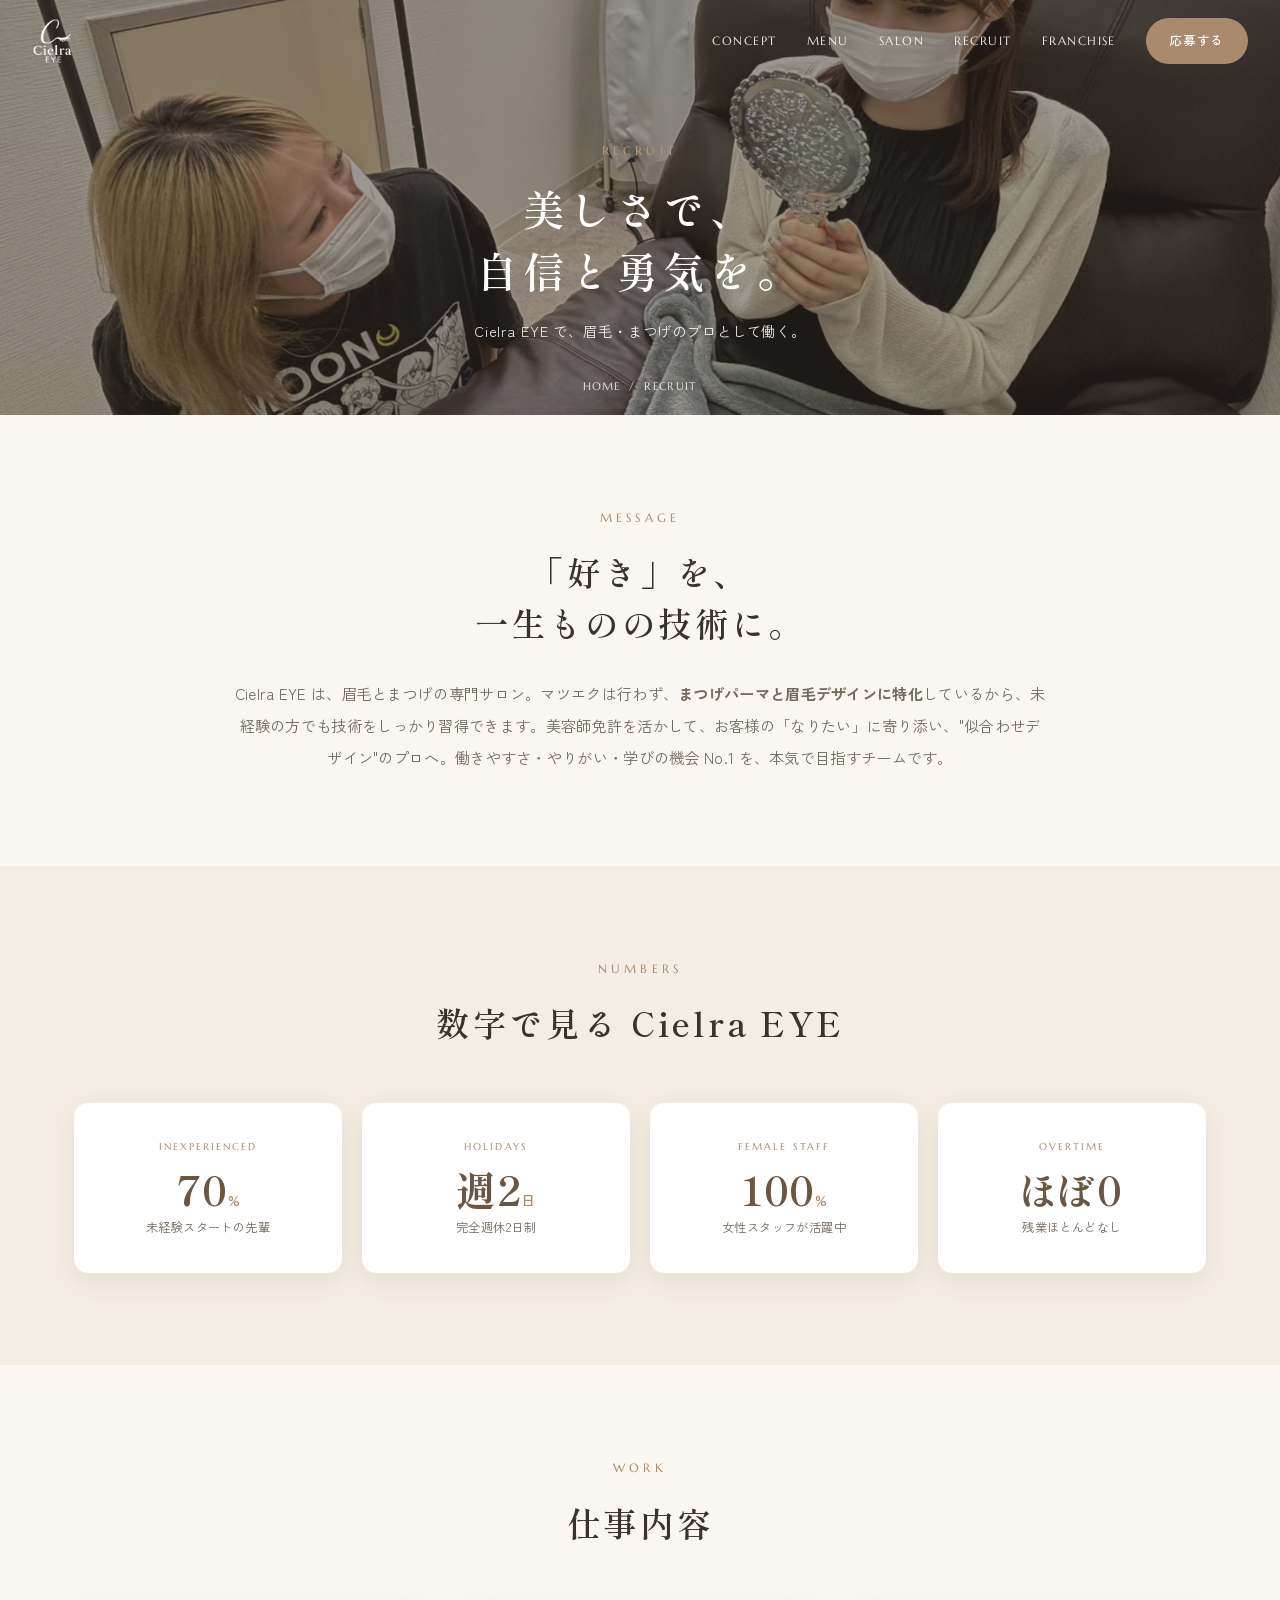
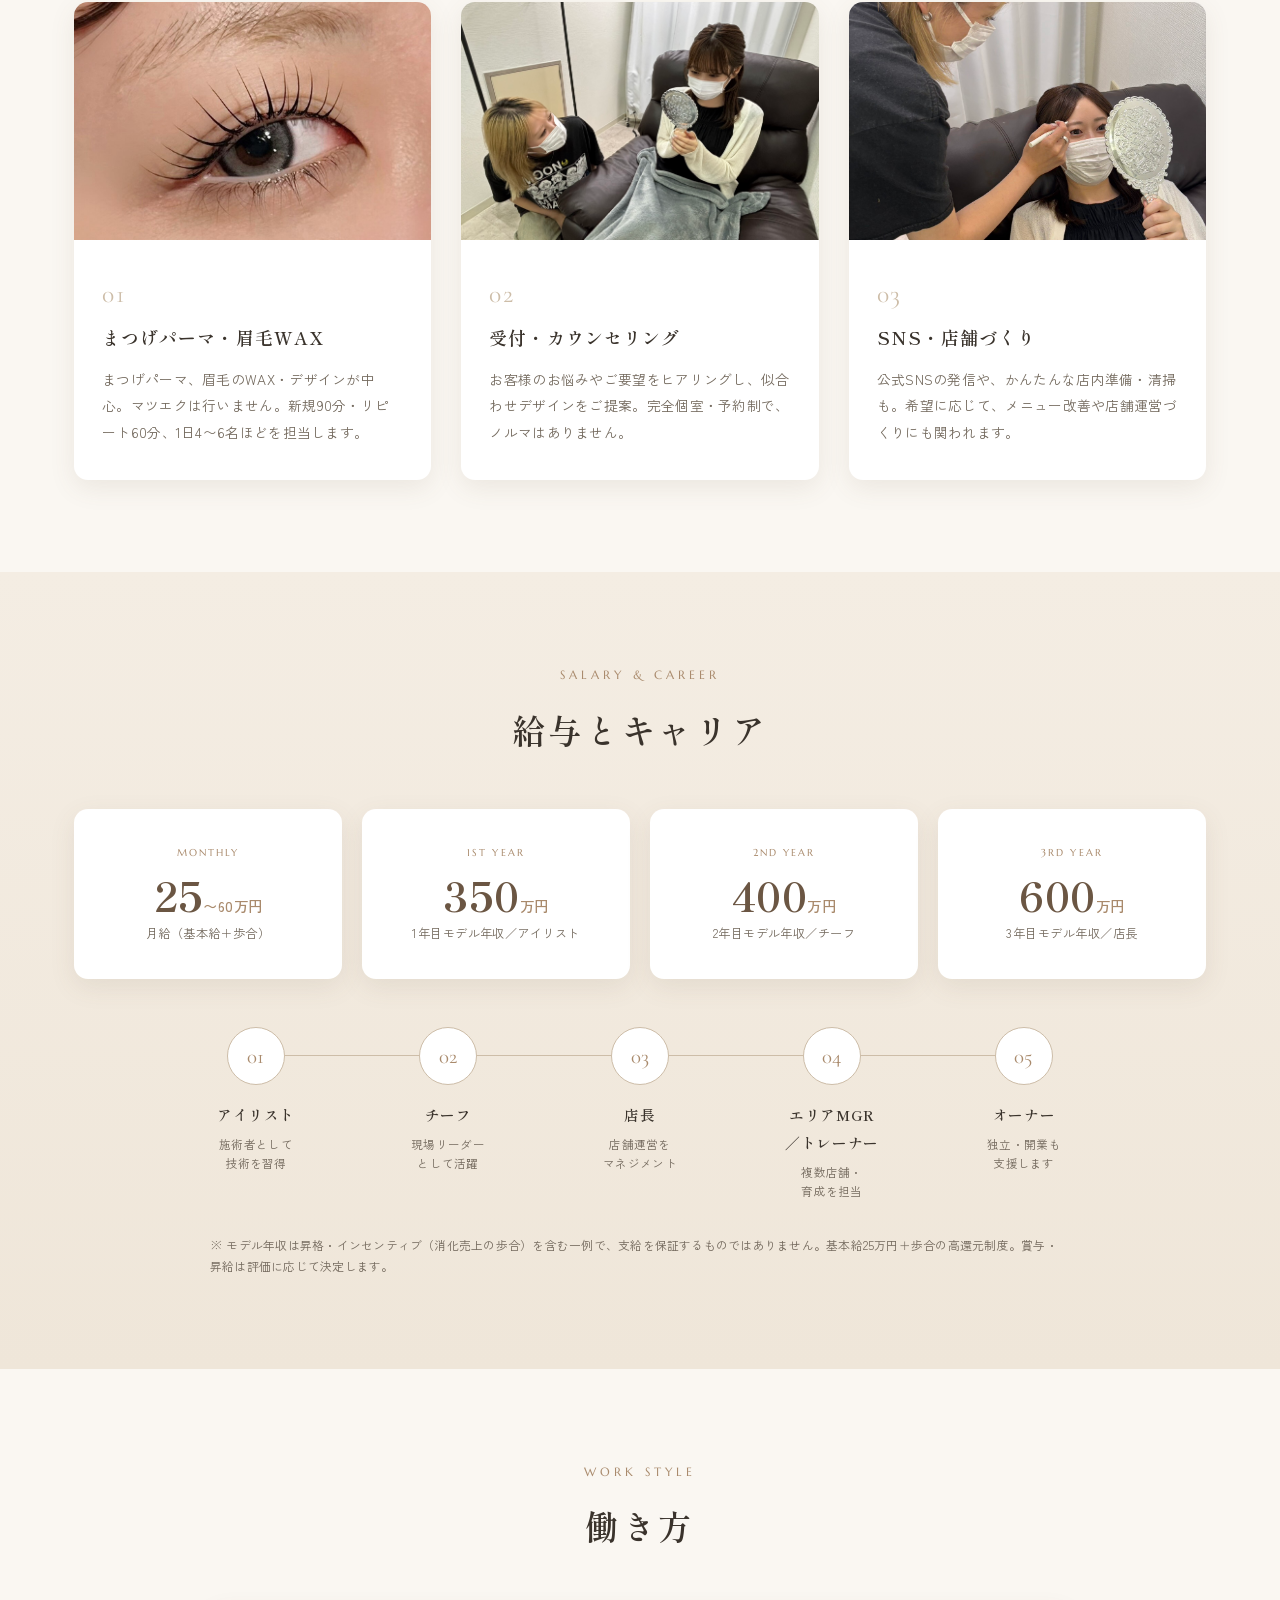
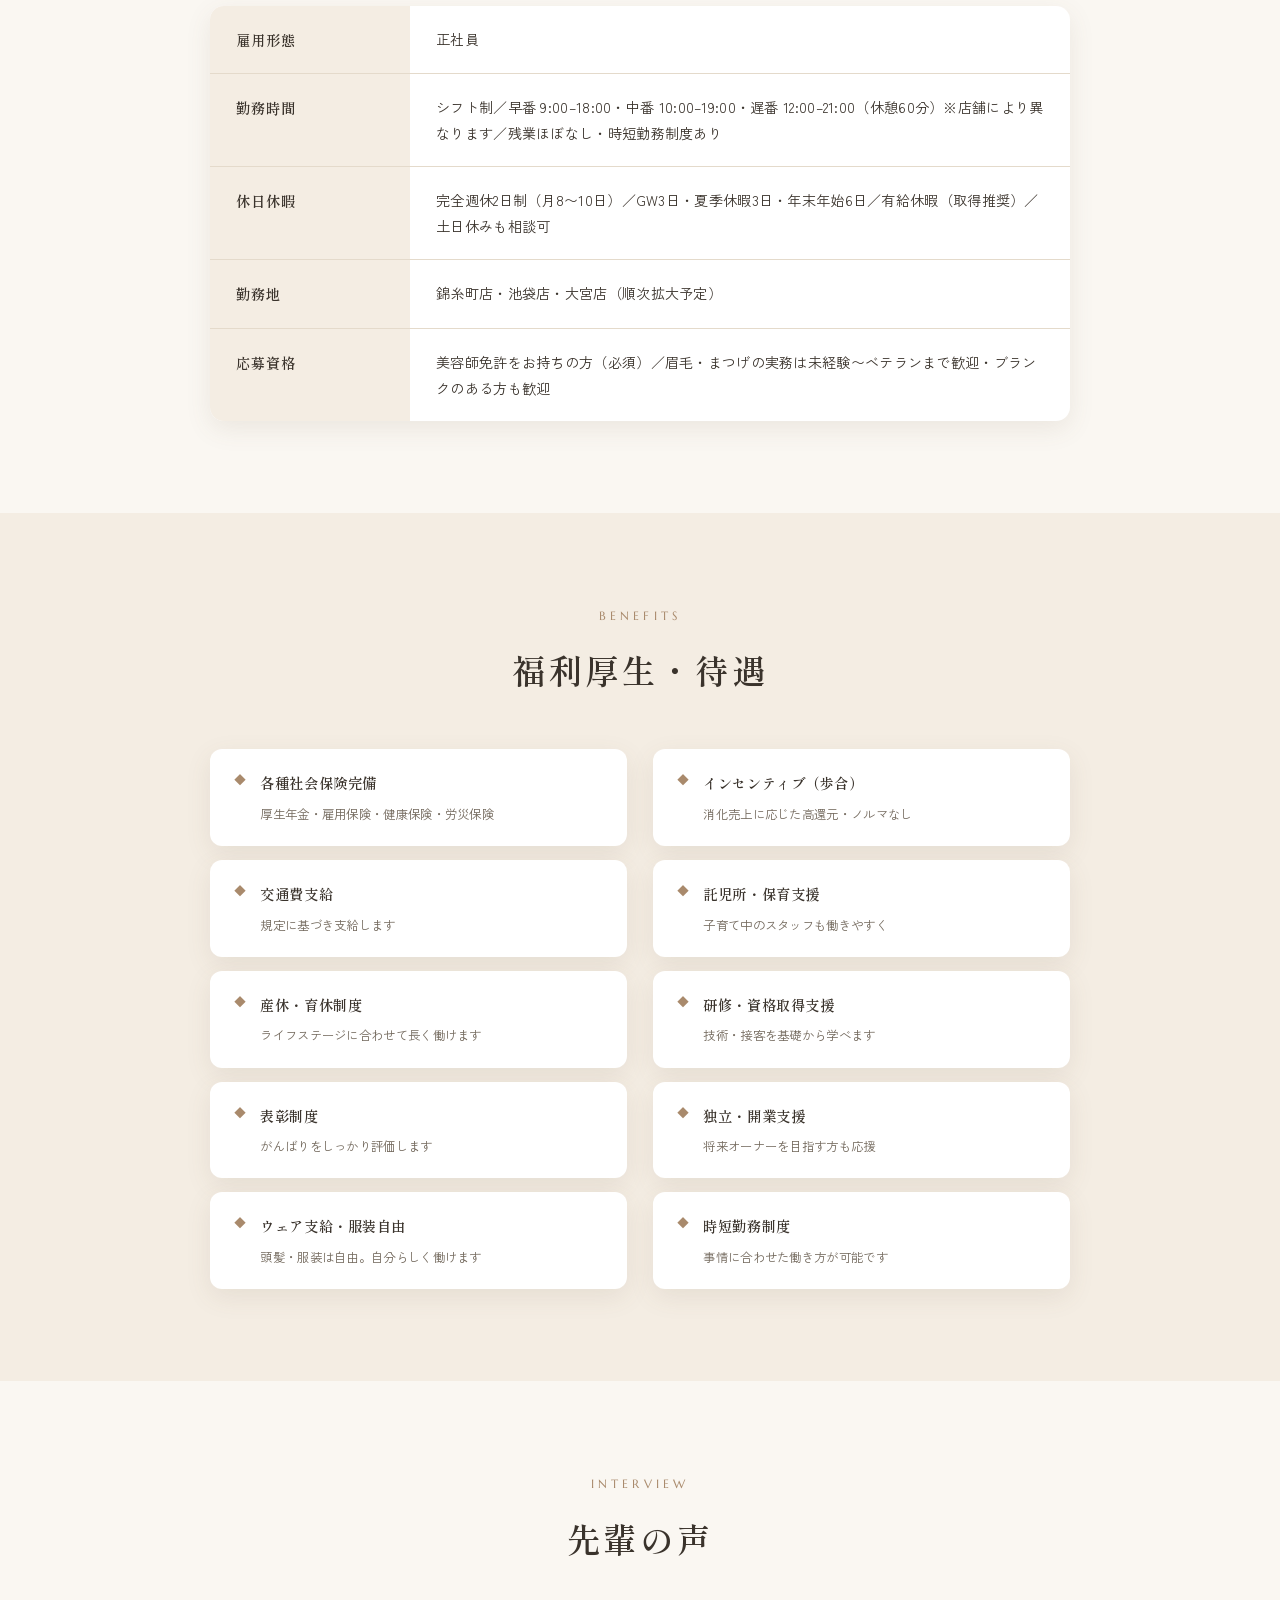
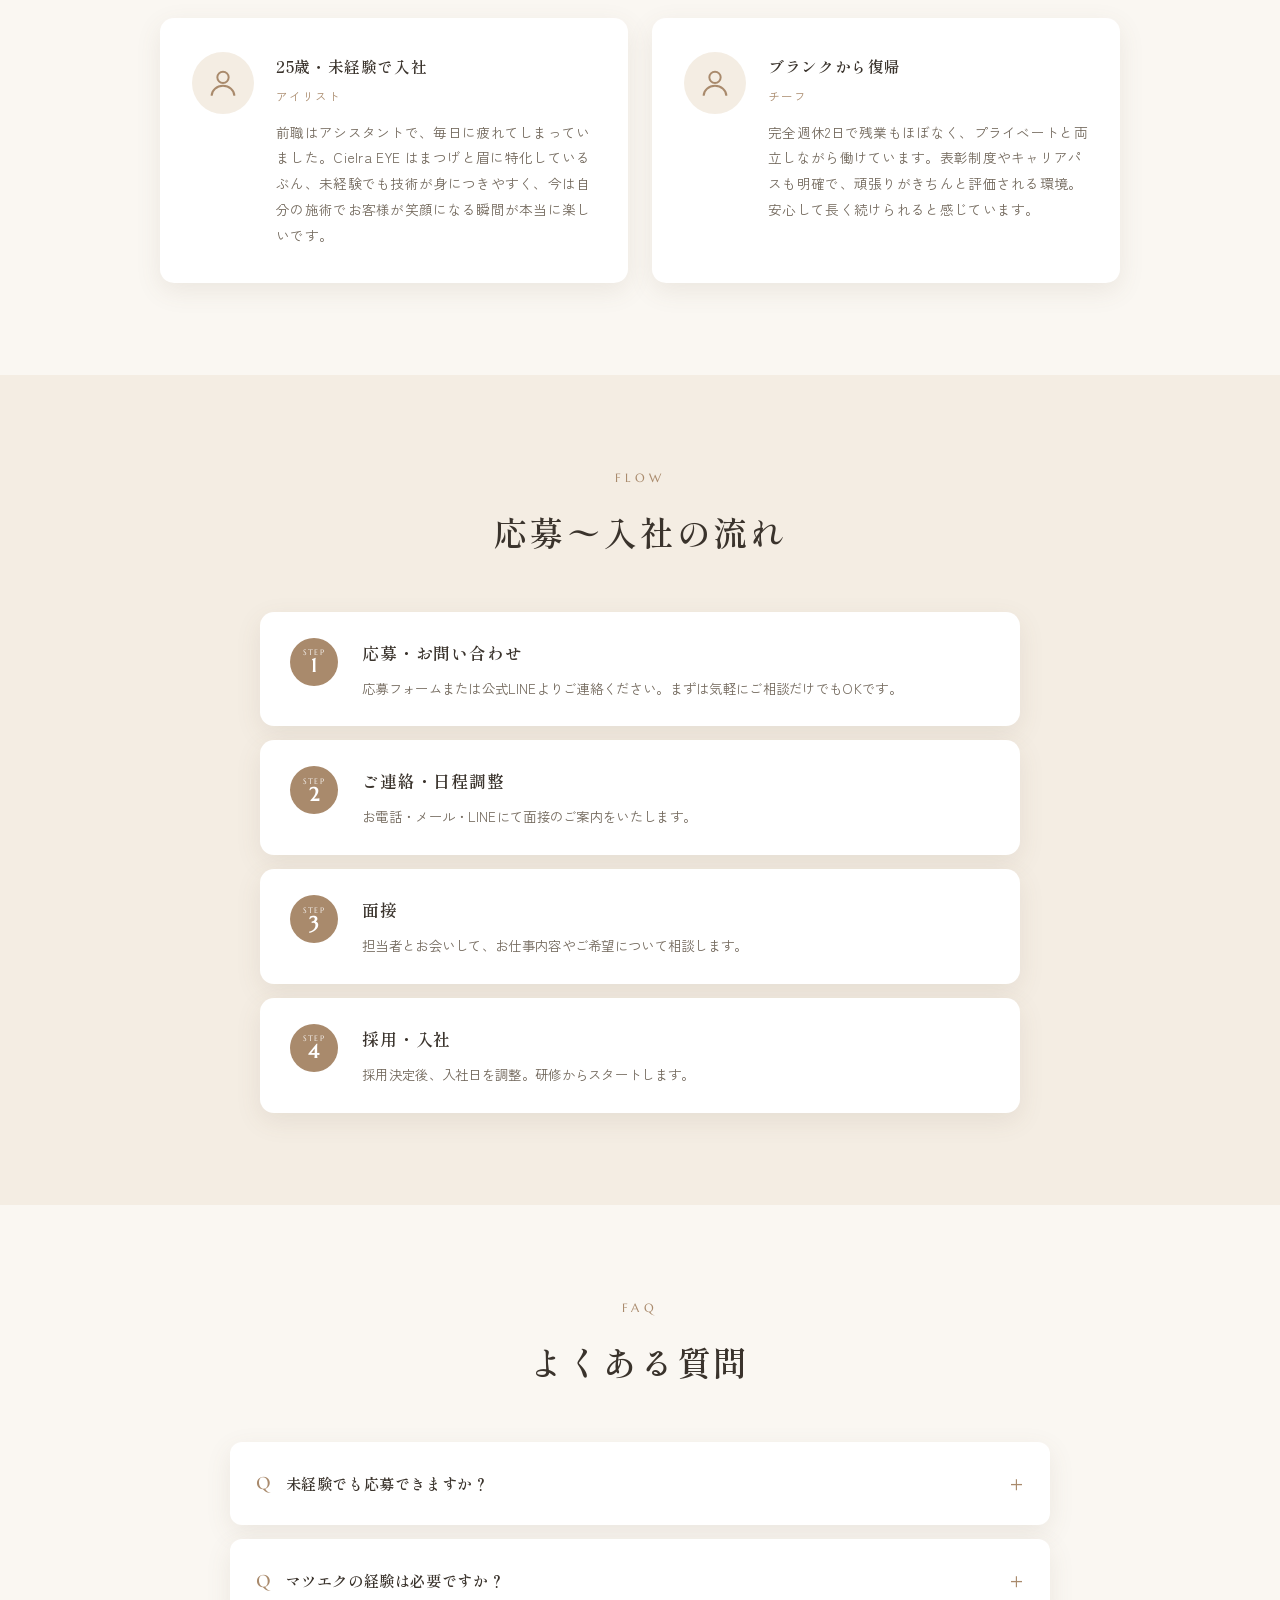
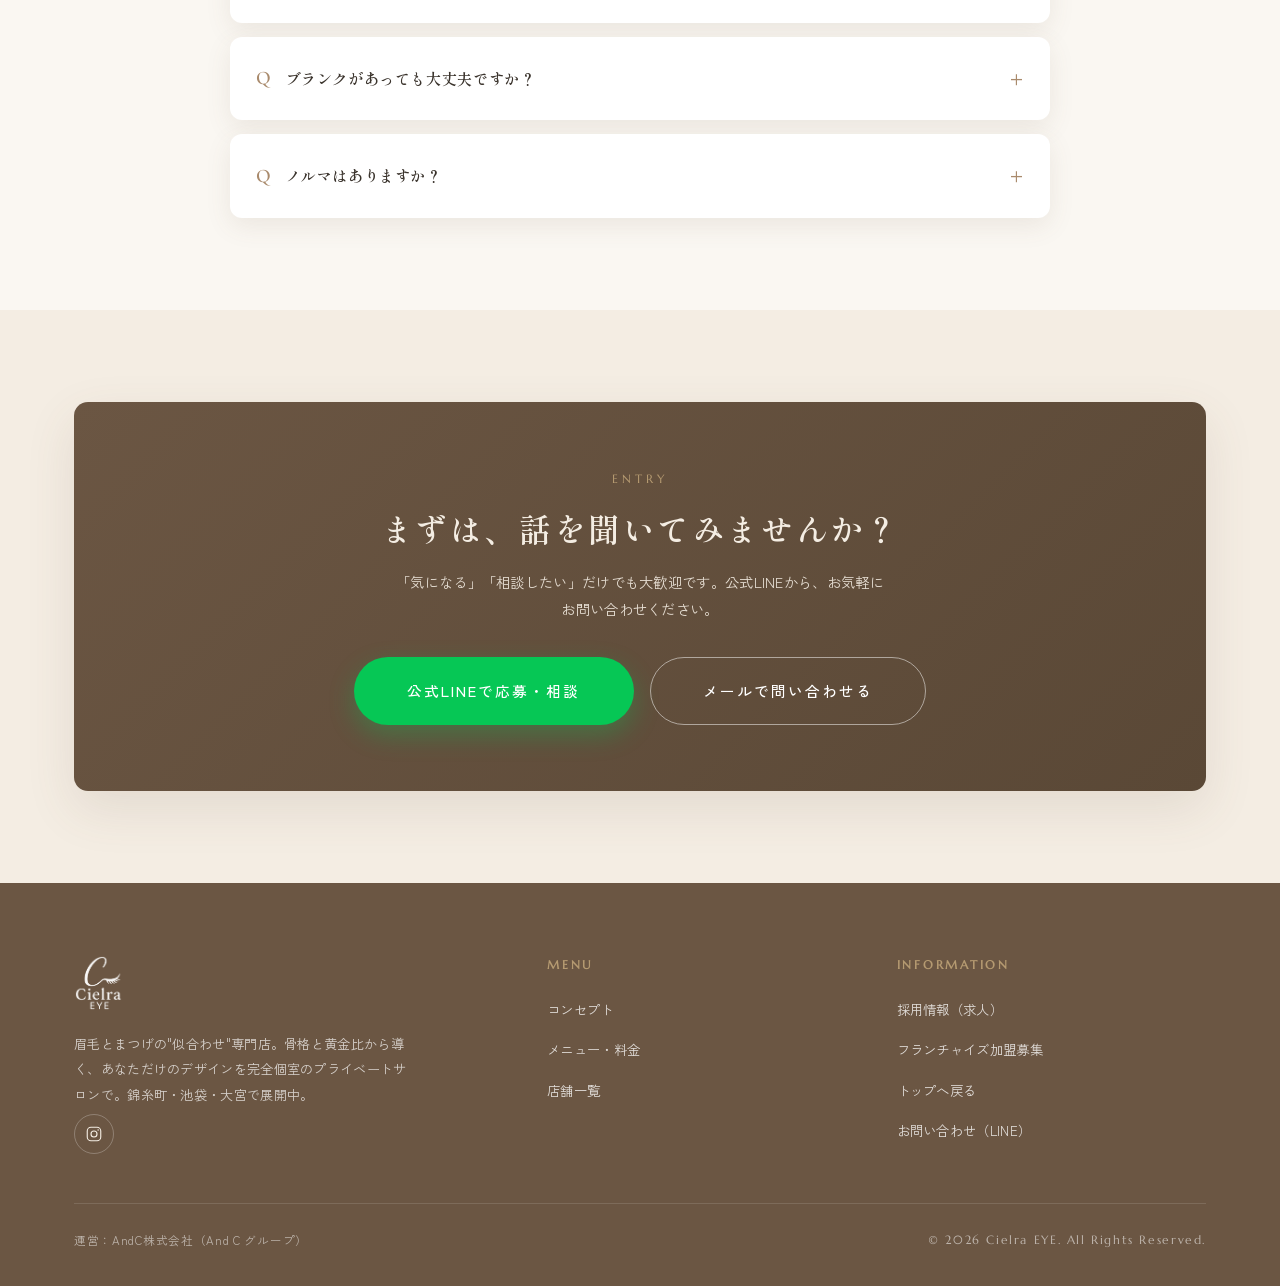
<file: recruit.html>
<!DOCTYPE html>
<html lang="ja">
<head>
<meta charset="UTF-8">
<meta name="viewport" content="width=device-width, initial-scale=1.0">
<title>採用情報（アイリスト求人）｜Cielra EYE 眉毛・まつげ専門店</title>
<meta name="description" content="Cielra EYE（シエラアイ）アイリスト求人。美容師免許を活かして眉毛・まつげのプロへ。月給25〜60万円・完全週休2日・未経験歓迎。錦糸町・池袋・大宮。">
<link rel="preconnect" href="https://fonts.googleapis.com">
<link rel="preconnect" href="https://fonts.gstatic.com" crossorigin>
<link href="https://fonts.googleapis.com/css2?family=Cormorant+Garamond:wght@500;600&family=Marcellus&family=Shippori+Mincho:wght@500;600;700&family=Zen+Kaku+Gothic+New:wght@400;500;700&family=Noto+Sans+JP:wght@400;500;700&display=swap" rel="stylesheet">
<link rel="stylesheet" href="assets/style.css">
</head>
<body>

<!-- HEADER -->
<header class="hdr">
  <a href="index.html" class="brand">
    <img class="brand-logo" src="assets/img/logo-mark.png" alt="Cielra EYE 眉毛・まつげ専門店">
  </a>
  <nav class="nav">
    <a href="index.html#concept" class="nav-en">CONCEPT</a>
    <a href="index.html#menu" class="nav-en">MENU</a>
    <a href="index.html#salon" class="nav-en">SALON</a>
    <a href="recruit.html" class="nav-en">RECRUIT</a>
    <a href="franchise.html" class="nav-en">FRANCHISE</a>
    <a href="#rc-entry" class="nav-cta">応募する</a>
  </nav>
  <button class="burger" aria-label="メニュー"><span></span><span></span><span></span></button>
</header>

<!-- PAGE HERO -->
<section class="page-hero">
  <img src="assets/img/salon/counsel1.jpg" alt="Cielra EYE 採用情報">
  <div>
    <span class="eyebrow">Recruit</span>
    <h1>美しさで、<br>自信と勇気を。</h1>
    <p>Cielra EYE で、眉毛・まつげのプロとして働く。</p>
  </div>
  <div class="crumb">HOME &nbsp;/&nbsp; RECRUIT</div>
</section>

<!-- MESSAGE -->
<section class="section">
  <div class="wrap" style="max-width:860px;text-align:center;">
    <div class="sec-head reveal" style="margin-bottom:30px;">
      <span class="eyebrow">Message</span>
      <h2 class="sec-title">「好き」を、<br>一生ものの技術に。</h2>
    </div>
    <p class="lead reveal d1">Cielra EYE は、眉毛とまつげの専門サロン。マツエクは行わず、<strong>まつげパーマと眉毛デザインに特化</strong>しているから、未経験の方でも技術をしっかり習得できます。美容師免許を活かして、お客様の「なりたい」に寄り添い、"似合わせデザイン"のプロへ。働きやすさ・やりがい・学びの機会 No.1 を、本気で目指すチームです。</p>
  </div>
</section>

<!-- NUMBERS -->
<section class="section section--tint">
  <div class="wrap">
    <div class="sec-head reveal">
      <span class="eyebrow">Numbers</span>
      <h2 class="sec-title">数字で見る Cielra EYE</h2>
    </div>
    <div class="stat-grid reveal">
      <div class="stat"><div class="s-label">Inexperienced</div><div class="s-num">70<small>%</small></div><div class="s-cap">未経験スタートの先輩</div></div>
      <div class="stat"><div class="s-label">Holidays</div><div class="s-num">週2<small>日</small></div><div class="s-cap">完全週休2日制</div></div>
      <div class="stat"><div class="s-label">Female Staff</div><div class="s-num">100<small>%</small></div><div class="s-cap">女性スタッフが活躍中</div></div>
      <div class="stat"><div class="s-label">Overtime</div><div class="s-num">ほぼ0</div><div class="s-cap">残業ほとんどなし</div></div>
    </div>
  </div>
</section>

<!-- WORK -->
<section class="section">
  <div class="wrap">
    <div class="sec-head reveal">
      <span class="eyebrow">Work</span>
      <h2 class="sec-title">仕事内容</h2>
    </div>
    <div class="points">
      <article class="point-card reveal">
        <div class="pc-img"><img src="assets/img/hpb/set1.jpg" alt="まつげパーマ"></div>
        <div class="pc-body"><span class="pc-no">01</span><h3>まつげパーマ・眉毛WAX</h3><p>まつげパーマ、眉毛のWAX・デザインが中心。マツエクは行いません。新規90分・リピート60分、1日4〜6名ほどを担当します。</p></div>
      </article>
      <article class="point-card reveal d1">
        <div class="pc-img"><img src="assets/img/salon/counsel2.jpg" alt="カウンセリング"></div>
        <div class="pc-body"><span class="pc-no">02</span><h3>受付・カウンセリング</h3><p>お客様のお悩みやご要望をヒアリングし、似合わせデザインをご提案。完全個室・予約制で、ノルマはありません。</p></div>
      </article>
      <article class="point-card reveal d2">
        <div class="pc-img"><img src="assets/img/salon/brow-treat1.jpg" alt="SNS・店舗づくり"></div>
        <div class="pc-body"><span class="pc-no">03</span><h3>SNS・店舗づくり</h3><p>公式SNSの発信や、かんたんな店内準備・清掃も。希望に応じて、メニュー改善や店舗運営づくりにも関われます。</p></div>
      </article>
    </div>
  </div>
</section>

<!-- SALARY / CAREER -->
<section class="section section--beige">
  <div class="wrap">
    <div class="sec-head reveal">
      <span class="eyebrow">Salary &amp; Career</span>
      <h2 class="sec-title">給与とキャリア</h2>
    </div>
    <div class="stat-grid reveal" style="margin-bottom:48px;">
      <div class="stat"><div class="s-label">Monthly</div><div class="s-num">25<small>〜60万円</small></div><div class="s-cap">月給（基本給＋歩合）</div></div>
      <div class="stat"><div class="s-label">1st Year</div><div class="s-num">350<small>万円</small></div><div class="s-cap">1年目モデル年収／アイリスト</div></div>
      <div class="stat"><div class="s-label">2nd Year</div><div class="s-num">400<small>万円</small></div><div class="s-cap">2年目モデル年収／チーフ</div></div>
      <div class="stat"><div class="s-label">3rd Year</div><div class="s-num">600<small>万円</small></div><div class="s-cap">3年目モデル年収／店長</div></div>
    </div>
    <div class="career reveal">
      <div class="cstep"><div class="cdot">01</div><h4>アイリスト</h4><p>施術者として<br>技術を習得</p></div>
      <div class="cstep"><div class="cdot">02</div><h4>チーフ</h4><p>現場リーダー<br>として活躍</p></div>
      <div class="cstep"><div class="cdot">03</div><h4>店長</h4><p>店舗運営を<br>マネジメント</p></div>
      <div class="cstep"><div class="cdot">04</div><h4>エリアMGR<br>／トレーナー</h4><p>複数店舗・<br>育成を担当</p></div>
      <div class="cstep"><div class="cdot">05</div><h4>オーナー</h4><p>独立・開業も<br>支援します</p></div>
    </div>
    <p class="disclaimer reveal">※ モデル年収は昇格・インセンティブ（消化売上の歩合）を含む一例で、支給を保証するものではありません。基本給25万円＋歩合の高還元制度。賞与・昇給は評価に応じて決定します。</p>
  </div>
</section>

<!-- WORKSTYLE -->
<section class="section">
  <div class="wrap">
    <div class="sec-head reveal">
      <span class="eyebrow">Work Style</span>
      <h2 class="sec-title">働き方</h2>
    </div>
    <div class="req-table reveal">
      <dl><dt>雇用形態</dt><dd>正社員</dd></dl>
      <dl><dt>勤務時間</dt><dd>シフト制／早番 9:00–18:00・中番 10:00–19:00・遅番 12:00–21:00（休憩60分）※店舗により異なります／残業ほぼなし・時短勤務制度あり</dd></dl>
      <dl><dt>休日休暇</dt><dd>完全週休2日制（月8〜10日）／GW3日・夏季休暇3日・年末年始6日／有給休暇（取得推奨）／土日休みも相談可</dd></dl>
      <dl><dt>勤務地</dt><dd>錦糸町店・池袋店・大宮店（順次拡大予定）</dd></dl>
      <dl><dt>応募資格</dt><dd>美容師免許をお持ちの方（必須）／眉毛・まつげの実務は未経験〜ベテランまで歓迎・ブランクのある方も歓迎</dd></dl>
    </div>
  </div>
</section>

<!-- BENEFITS -->
<section class="section section--tint">
  <div class="wrap">
    <div class="sec-head reveal">
      <span class="eyebrow">Benefits</span>
      <h2 class="sec-title">福利厚生・待遇</h2>
    </div>
    <ul class="benefits reveal">
      <li><span class="chk">◆</span><div><b>各種社会保険完備</b><span>厚生年金・雇用保険・健康保険・労災保険</span></div></li>
      <li><span class="chk">◆</span><div><b>インセンティブ（歩合）</b><span>消化売上に応じた高還元・ノルマなし</span></div></li>
      <li><span class="chk">◆</span><div><b>交通費支給</b><span>規定に基づき支給します</span></div></li>
      <li><span class="chk">◆</span><div><b>託児所・保育支援</b><span>子育て中のスタッフも働きやすく</span></div></li>
      <li><span class="chk">◆</span><div><b>産休・育休制度</b><span>ライフステージに合わせて長く働けます</span></div></li>
      <li><span class="chk">◆</span><div><b>研修・資格取得支援</b><span>技術・接客を基礎から学べます</span></div></li>
      <li><span class="chk">◆</span><div><b>表彰制度</b><span>がんばりをしっかり評価します</span></div></li>
      <li><span class="chk">◆</span><div><b>独立・開業支援</b><span>将来オーナーを目指す方も応援</span></div></li>
      <li><span class="chk">◆</span><div><b>ウェア支給・服装自由</b><span>頭髪・服装は自由。自分らしく働けます</span></div></li>
      <li><span class="chk">◆</span><div><b>時短勤務制度</b><span>事情に合わせた働き方が可能です</span></div></li>
    </ul>
  </div>
</section>

<!-- SENPAI VOICE -->
<section class="section">
  <div class="wrap">
    <div class="sec-head reveal">
      <span class="eyebrow">Interview</span>
      <h2 class="sec-title">先輩の声</h2>
    </div>
    <div class="senpai">
      <article class="senpai-card reveal">
        <div class="avatar">
          <svg width="34" height="34" viewBox="0 0 24 24" fill="none" stroke="#a98a6c" stroke-width="1.4"><circle cx="12" cy="8" r="4"/><path d="M4 21c0-4 3.6-7 8-7s8 3 8 7"/></svg>
        </div>
        <div>
          <h4>25歳・未経験で入社</h4>
          <div class="role">アイリスト</div>
          <p>前職はアシスタントで、毎日に疲れてしまっていました。Cielra EYE はまつげと眉に特化しているぶん、未経験でも技術が身につきやすく、今は自分の施術でお客様が笑顔になる瞬間が本当に楽しいです。</p>
        </div>
      </article>
      <article class="senpai-card reveal d1">
        <div class="avatar">
          <svg width="34" height="34" viewBox="0 0 24 24" fill="none" stroke="#a98a6c" stroke-width="1.4"><circle cx="12" cy="8" r="4"/><path d="M4 21c0-4 3.6-7 8-7s8 3 8 7"/></svg>
        </div>
        <div>
          <h4>ブランクから復帰</h4>
          <div class="role">チーフ</div>
          <p>完全週休2日で残業もほぼなく、プライベートと両立しながら働けています。表彰制度やキャリアパスも明確で、頑張りがきちんと評価される環境。安心して長く続けられると感じています。</p>
        </div>
      </article>
    </div>
  </div>
</section>

<!-- FLOW -->
<section class="section section--tint">
  <div class="wrap">
    <div class="sec-head reveal">
      <span class="eyebrow">Flow</span>
      <h2 class="sec-title">応募〜入社の流れ</h2>
    </div>
    <div class="flow-list">
      <div class="fstep reveal"><div class="circle"><small>STEP</small><b>1</b></div><div><h3>応募・お問い合わせ</h3><p>応募フォームまたは公式LINEよりご連絡ください。まずは気軽にご相談だけでもOKです。</p></div></div>
      <div class="fstep reveal"><div class="circle"><small>STEP</small><b>2</b></div><div><h3>ご連絡・日程調整</h3><p>お電話・メール・LINEにて面接のご案内をいたします。</p></div></div>
      <div class="fstep reveal"><div class="circle"><small>STEP</small><b>3</b></div><div><h3>面接</h3><p>担当者とお会いして、お仕事内容やご希望について相談します。</p></div></div>
      <div class="fstep reveal"><div class="circle"><small>STEP</small><b>4</b></div><div><h3>採用・入社</h3><p>採用決定後、入社日を調整。研修からスタートします。</p></div></div>
    </div>
  </div>
</section>

<!-- FAQ -->
<section class="section">
  <div class="wrap">
    <div class="sec-head reveal">
      <span class="eyebrow">FAQ</span>
      <h2 class="sec-title">よくある質問</h2>
    </div>
    <div class="faq reveal">
      <details><summary>未経験でも応募できますか？</summary><div class="ans">はい。美容師免許をお持ちであれば、眉毛・まつげの実務が未経験の方も歓迎です。入社後の研修で技術を基礎から習得できます。先輩の約7割が未経験スタートです。</div></details>
      <details><summary>マツエクの経験は必要ですか？</summary><div class="ans">必要ありません。Cielra EYE はまつげパーマと眉毛デザインの専門サロンで、マツエクは行っていないため、特化した技術を集中して学べます。</div></details>
      <details><summary>ブランクがあっても大丈夫ですか？</summary><div class="ans">大丈夫です。ブランクのある方も歓迎しています。時短勤務制度もあり、ご事情に合わせた働き方が可能です。</div></details>
      <details><summary>ノルマはありますか？</summary><div class="ans">ノルマはありません。歩合（インセンティブ）はありますが、お客様に向き合うことを大切にしています。</div></details>
    </div>
  </div>
</section>

<!-- ENTRY CTA -->
<section class="section section--tint" id="rc-entry">
  <div class="wrap">
    <div class="pledge-cta reveal">
      <span class="eyebrow">Entry</span>
      <h2>まずは、話を聞いてみませんか？</h2>
      <p>「気になる」「相談したい」だけでも大歓迎です。公式LINEから、お気軽にお問い合わせください。</p>
      <div class="cta-btns">
        <a href="https://lin.ee/UbXSJlu" target="_blank" rel="noopener" class="btn btn-line btn-lg">公式LINEで応募・相談</a>
        <a href="mailto:cielraeye.official@gmail.com?subject=求人応募のお問い合わせ" class="btn btn-ghost btn-lg" style="border-color:rgba(255,255,255,.5);color:#fff;">メールで問い合わせる</a>
      </div>
    </div>
  </div>
</section>

<!-- FOOTER -->
<footer class="ftr">
  <div class="wrap">
    <div class="ftr-top">
      <div>
        <div class="brand">
          <img class="brand-logo" src="assets/img/logo-mark.png" alt="Cielra EYE 眉毛・まつげ専門店">
        </div>
        <p class="ftr-about">眉毛とまつげの"似合わせ"専門店。骨格と黄金比から導く、あなただけのデザインを完全個室のプライベートサロンで。錦糸町・池袋・大宮で展開中。</p>
        <div class="ftr-sns">
          <a href="https://www.instagram.com/cielraeye/" target="_blank" rel="noopener" aria-label="Instagram">
            <svg width="18" height="18" viewBox="0 0 24 24" fill="none" stroke="currentColor" stroke-width="1.5"><rect x="3" y="3" width="18" height="18" rx="5"/><circle cx="12" cy="12" r="4"/><circle cx="17.5" cy="6.5" r="1" fill="currentColor" stroke="none"/></svg>
          </a>
        </div>
      </div>
      <div class="ftr-col">
        <h4>Menu</h4>
        <ul>
          <li><a href="index.html#concept">コンセプト</a></li>
          <li><a href="index.html#menu">メニュー・料金</a></li>
          <li><a href="index.html#salon">店舗一覧</a></li>
        </ul>
      </div>
      <div class="ftr-col">
        <h4>Information</h4>
        <ul>
          <li><a href="recruit.html">採用情報（求人）</a></li>
          <li><a href="franchise.html">フランチャイズ加盟募集</a></li>
          <li><a href="index.html">トップへ戻る</a></li>
          <li><a href="https://lin.ee/UbXSJlu" target="_blank" rel="noopener">お問い合わせ（LINE）</a></li>
        </ul>
      </div>
    </div>
    <div class="ftr-bottom">
      <span>運営：AndC株式会社（And C グループ）</span>
      <span class="copy">© <span data-year>2026</span> Cielra EYE. All Rights Reserved.</span>
    </div>
  </div>
</footer>

<script src="assets/site.js"></script>
</body>
</html>
</file>
<file: assets/style.css>
/* =========================================================
   Cielra EYE — shared stylesheet
   眉毛・まつげ専門店 / EYELASH & EYEBROW
   ========================================================= */

:root{
  --ivory:#faf7f2;
  --cream:#f4ede3;
  --cream-2:#efe6d9;
  --beige:#e8ddcd;
  --greige:#cdbda8;
  --mocha:#a98a6c;
  --mocha-d:#8a6a4b;
  --brown:#6b5643;
  --ink:#3a332c;
  --ink-soft:#73695d;
  --line:#e4dacb;
  --gold:#b59a71;
  --white:#ffffff;
  --shadow:0 18px 50px rgba(107,86,67,.12);
  --shadow-sm:0 8px 26px rgba(107,86,67,.10);
  --radius:14px;
  --maxw:1180px;
  --serif-en:'Cormorant Garamond',serif;
  --serif-en2:'Marcellus',serif;
  --serif-jp:'Shippori Mincho','Noto Serif JP',serif;
  --sans-jp:'Zen Kaku Gothic New','Noto Sans JP',sans-serif;
}

*,*::before,*::after{box-sizing:border-box;margin:0;padding:0;}
html{scroll-behavior:smooth;-webkit-text-size-adjust:100%;}
body{
  font-family:var(--sans-jp);
  color:var(--ink);
  background:var(--ivory);
  line-height:1.9;
  font-size:15px;
  letter-spacing:.02em;
  overflow-x:hidden;
}
img{max-width:100%;display:block;}
a{color:inherit;text-decoration:none;}
ul{list-style:none;}

/* ---------- layout helpers ---------- */
.wrap{max-width:var(--maxw);margin:0 auto;padding:0 24px;}
.section{padding:92px 0;position:relative;}
.section--tint{background:var(--cream);}
.section--beige{background:linear-gradient(180deg,var(--cream) 0%,var(--cream-2) 100%);}

.eyebrow{
  font-family:var(--serif-en2);
  font-size:.74rem;
  letter-spacing:.34em;
  color:var(--mocha);
  text-transform:uppercase;
  display:block;
  margin-bottom:14px;
}
.sec-head{text-align:center;margin-bottom:54px;}
.sec-head .eyebrow{margin-bottom:18px;}
.sec-title{
  font-family:var(--serif-jp);
  font-weight:600;
  font-size:clamp(1.5rem,3.4vw,2.1rem);
  letter-spacing:.08em;
  line-height:1.5;
  color:var(--ink);
}
.sec-title small{display:block;font-size:.82rem;letter-spacing:.2em;color:var(--mocha);font-family:var(--serif-en2);margin-top:12px;}
.lead{color:var(--ink-soft);font-size:.95rem;line-height:2.1;}

/* ---------- buttons ---------- */
.btn{
  display:inline-flex;align-items:center;justify-content:center;gap:.55em;
  font-family:var(--sans-jp);font-weight:500;font-size:.86rem;letter-spacing:.14em;
  padding:16px 38px;border-radius:50px;border:1px solid transparent;
  cursor:pointer;transition:.3s ease;white-space:nowrap;
}
.btn .arw{font-family:var(--serif-en2);transition:transform .3s;}
.btn:hover .arw{transform:translateX(4px);}
.btn-primary{background:var(--mocha);color:#fff;box-shadow:0 10px 26px rgba(169,138,108,.35);}
.btn-primary:hover{background:var(--mocha-d);}
.btn-ghost{background:transparent;border-color:var(--greige);color:var(--brown);}
.btn-ghost:hover{background:var(--brown);border-color:var(--brown);color:#fff;}
.btn-line{background:#06c755;color:#fff;box-shadow:0 10px 26px rgba(6,199,85,.3);}
.btn-line:hover{background:#05a648;}
.btn-lg{padding:19px 52px;font-size:.92rem;}

/* ---------- header ---------- */
.hdr{
  position:fixed;top:0;left:0;right:0;z-index:1000;
  display:flex;align-items:center;justify-content:space-between;
  padding:18px 32px;transition:background .4s,padding .4s,box-shadow .4s;
}
.hdr.scrolled{background:rgba(250,247,242,.92);backdrop-filter:blur(14px);padding:12px 32px;box-shadow:0 1px 0 rgba(0,0,0,.04);}
.brand{display:flex;flex-direction:column;line-height:1;transition:color .4s;}
.brand .b-main{font-family:var(--serif-en);font-weight:600;font-size:1.72rem;letter-spacing:.04em;color:var(--ink);}
.brand .b-main .eye{font-family:var(--serif-en2);font-size:.9rem;letter-spacing:.3em;vertical-align:middle;margin-left:.35em;color:var(--mocha);}
.brand .b-sub{font-family:var(--serif-en2);font-size:.52rem;letter-spacing:.42em;color:var(--mocha);margin-top:5px;text-transform:uppercase;}
.hdr:not(.scrolled).over-dark .brand .b-main{color:#fff;}
.hdr:not(.scrolled).over-dark .nav a{color:rgba(255,255,255,.85);}
.hdr:not(.scrolled).over-dark .nav a:hover{color:#fff;}

.nav{display:flex;align-items:center;gap:30px;}
.nav a{font-size:.78rem;letter-spacing:.12em;color:var(--brown);transition:color .25s;position:relative;}
.nav a:not(.nav-cta)::after{content:"";position:absolute;left:0;bottom:-6px;width:0;height:1px;background:var(--mocha);transition:width .3s;}
.nav a:not(.nav-cta):hover::after{width:100%;}
.nav-cta{background:var(--mocha);color:#fff !important;padding:11px 24px;border-radius:50px;font-weight:500;letter-spacing:.1em;}
.nav-cta:hover{background:var(--mocha-d);}
.nav-en{font-family:var(--serif-en2);}

.burger{display:none;flex-direction:column;gap:5px;background:none;border:0;cursor:pointer;padding:6px;z-index:1001;}
.burger span{display:block;width:26px;height:1.6px;background:var(--ink);transition:.3s;}
.hdr.over-dark:not(.scrolled) .burger span{background:#fff;}

/* ---------- hero ---------- */
.hero{position:relative;min-height:100vh;display:flex;align-items:center;background:var(--cream);overflow:hidden;}
.hero-grid{display:grid;grid-template-columns:1.05fr 1fr;width:100%;min-height:100vh;}
.hero-copy{display:flex;flex-direction:column;justify-content:center;padding:120px clamp(28px,6vw,96px);position:relative;z-index:2;}
.hero-copy .eyebrow{margin-bottom:26px;}
.hero h1{
  font-family:var(--serif-jp);font-weight:600;
  font-size:clamp(2.1rem,4.6vw,3.3rem);line-height:1.5;letter-spacing:.06em;color:var(--ink);
}
.hero h1 .accent{color:var(--mocha);}
.hero .hero-sub{margin-top:28px;color:var(--ink-soft);font-size:.96rem;line-height:2.1;max-width:30em;}
.hero-cta{margin-top:42px;display:flex;gap:16px;flex-wrap:wrap;}
.hero-media{position:relative;overflow:hidden;}
.hero-media img{width:100%;height:100%;object-fit:cover;object-position:center;}
.hero-media::after{content:"";position:absolute;inset:0;background:linear-gradient(90deg,var(--cream) 0%,rgba(244,237,227,0) 22%);}
.hero-deco{position:absolute;bottom:40px;left:clamp(28px,6vw,96px);z-index:2;font-family:var(--serif-en);font-size:.8rem;letter-spacing:.3em;color:var(--mocha);}
.scroll-ind{position:absolute;bottom:28px;left:50%;transform:translateX(-50%);z-index:3;font-family:var(--serif-en2);font-size:.6rem;letter-spacing:.3em;color:var(--mocha);writing-mode:vertical-rl;display:flex;align-items:center;gap:10px;}
.scroll-ind::after{content:"";width:1px;height:46px;background:var(--mocha);animation:scrolline 2s ease-in-out infinite;}
@keyframes scrolline{0%{transform:scaleY(0);transform-origin:top;}45%{transform:scaleY(1);transform-origin:top;}55%{transform:scaleY(1);transform-origin:bottom;}100%{transform:scaleY(0);transform-origin:bottom;}}

/* ---------- marquee ---------- */
.marquee{background:var(--brown);color:var(--cream);overflow:hidden;padding:16px 0;}
.marquee-track{display:flex;gap:42px;white-space:nowrap;animation:marq 26s linear infinite;width:max-content;}
.marquee span{font-family:var(--serif-en);font-size:1.15rem;letter-spacing:.3em;opacity:.85;}
.marquee span .dot{color:var(--gold);margin:0 .2em;}
@keyframes marq{from{transform:translateX(0);}to{transform:translateX(-50%);}}

/* ---------- concept ---------- */
.concept-grid{display:grid;grid-template-columns:1fr 1fr;gap:clamp(36px,6vw,80px);align-items:center;}
.concept-media{position:relative;}
.concept-media img{border-radius:var(--radius);box-shadow:var(--shadow);aspect-ratio:4/5;object-fit:cover;width:100%;}
.concept-media .cap{position:absolute;right:-18px;bottom:-18px;background:var(--white);padding:18px 26px;border-radius:12px;box-shadow:var(--shadow-sm);font-family:var(--serif-jp);font-size:.9rem;letter-spacing:.1em;}
.concept-media .cap b{color:var(--mocha);font-size:1.5rem;font-family:var(--serif-en);display:block;line-height:1;}
.concept-body h2{font-family:var(--serif-jp);font-weight:600;font-size:clamp(1.4rem,3vw,1.95rem);line-height:1.7;letter-spacing:.06em;margin-bottom:26px;}
.concept-body h2 .accent{color:var(--mocha);}
.concept-body p{color:var(--ink-soft);margin-bottom:20px;font-size:.95rem;line-height:2.1;}
.sign{font-family:var(--serif-en);font-size:1.3rem;color:var(--mocha);margin-top:10px;letter-spacing:.05em;}

/* ---------- points ---------- */
.points{display:grid;grid-template-columns:repeat(3,1fr);gap:30px;}
.point-card{background:var(--white);border-radius:var(--radius);overflow:hidden;box-shadow:var(--shadow-sm);transition:transform .4s,box-shadow .4s;}
.point-card:hover{transform:translateY(-8px);box-shadow:var(--shadow);}
.point-card .pc-img{aspect-ratio:3/2;overflow:hidden;}
.point-card .pc-img img{width:100%;height:100%;object-fit:cover;transition:transform .7s;}
.point-card:hover .pc-img img{transform:scale(1.06);}
.point-card .pc-body{padding:30px 28px 34px;}
.point-card .pc-no{font-family:var(--serif-en);font-size:1.6rem;color:var(--greige);letter-spacing:.06em;}
.point-card h3{font-family:var(--serif-jp);font-weight:600;font-size:1.12rem;letter-spacing:.06em;margin:4px 0 14px;line-height:1.6;}
.point-card p{color:var(--ink-soft);font-size:.86rem;line-height:1.95;}

/* ---------- menu ---------- */
.menu-grid{display:grid;grid-template-columns:repeat(2,1fr);gap:28px;}
.menu-card{background:var(--white);border-radius:var(--radius);overflow:hidden;box-shadow:var(--shadow-sm);display:flex;flex-direction:column;}
.menu-card .mc-img{position:relative;aspect-ratio:16/10;overflow:hidden;}
.menu-card .mc-img img{width:100%;height:100%;object-fit:cover;transition:transform .7s;}
.menu-card:hover .mc-img img{transform:scale(1.05);}
.menu-card .mc-tag{position:absolute;top:14px;left:14px;background:rgba(58,51,44,.82);color:var(--cream);font-size:.66rem;letter-spacing:.18em;padding:6px 14px;border-radius:50px;font-family:var(--serif-en2);}
.menu-card .mc-body{padding:26px 28px 30px;flex:1;display:flex;flex-direction:column;}
.menu-card h3{font-family:var(--serif-jp);font-weight:600;font-size:1.18rem;letter-spacing:.06em;margin-bottom:6px;}
.menu-card .mc-en{font-family:var(--serif-en2);font-size:.68rem;letter-spacing:.24em;color:var(--mocha);text-transform:uppercase;margin-bottom:16px;}
.menu-card .mc-desc{color:var(--ink-soft);font-size:.84rem;line-height:1.9;margin-bottom:20px;}
.price-list{margin-top:auto;border-top:1px solid var(--line);}
.price-row{display:flex;justify-content:space-between;align-items:baseline;gap:14px;padding:12px 0;border-bottom:1px solid var(--line);}
.price-row .pr-name{font-size:.84rem;color:var(--ink);line-height:1.5;}
.price-row .pr-name small{display:block;color:var(--mocha);font-size:.66rem;letter-spacing:.1em;}
.price-row .pr-yen{font-family:var(--serif-jp);font-size:1.3rem;font-weight:700;color:var(--brown);white-space:nowrap;letter-spacing:.01em;font-feature-settings:"palt";}
.price-row .pr-yen .was{display:block;text-align:right;font-size:.66rem;font-weight:400;color:var(--greige);text-decoration:line-through;font-family:var(--sans-jp);letter-spacing:0;}
.menu-note{text-align:center;color:var(--ink-soft);font-size:.78rem;margin-top:34px;letter-spacing:.04em;}

/* ---------- gallery ---------- */
.gallery{display:grid;grid-template-columns:repeat(3,1fr);gap:16px;}
.gallery a{display:block;overflow:hidden;border-radius:12px;position:relative;aspect-ratio:4/3;}
.gallery img{width:100%;height:100%;object-fit:cover;transition:transform .7s;}
.gallery a:hover img{transform:scale(1.08);}

/* ---------- voice ---------- */
.voices{display:grid;grid-template-columns:repeat(3,1fr);gap:26px;}
.voice-card{background:var(--white);border-radius:var(--radius);padding:34px 30px;box-shadow:var(--shadow-sm);position:relative;}
.voice-card::before{content:"\201C";position:absolute;top:10px;right:24px;font-family:var(--serif-en);font-size:4rem;color:var(--beige);line-height:1;}
.voice-stars{color:var(--gold);letter-spacing:.12em;font-size:.9rem;margin-bottom:14px;}
.voice-card p{font-size:.88rem;line-height:1.95;color:var(--ink);margin-bottom:18px;}
.voice-card .vc-who{font-size:.76rem;color:var(--ink-soft);letter-spacing:.06em;}
.voice-rating{text-align:center;margin-bottom:46px;}
.voice-rating .vr-num{font-family:var(--serif-jp);font-size:3.1rem;color:var(--mocha);line-height:1;font-weight:600;letter-spacing:.02em;}
.voice-rating .vr-stars{color:var(--gold);font-size:1.2rem;letter-spacing:.14em;margin:8px 0;}
.voice-rating .vr-sub{font-size:.8rem;color:var(--ink-soft);letter-spacing:.08em;}

/* ---------- flow ---------- */
.flow{display:grid;grid-template-columns:repeat(4,1fr);gap:24px;}
.flow-step{text-align:center;}
.flow-step .fs-img{aspect-ratio:1/1;border-radius:50%;overflow:hidden;width:76%;margin:0 auto 20px;box-shadow:var(--shadow-sm);position:relative;}
.flow-step .fs-img img{width:100%;height:100%;object-fit:cover;}
.flow-step .fs-no{font-family:var(--serif-en2);font-size:.68rem;letter-spacing:.24em;color:var(--mocha);}
.flow-step h3{font-family:var(--serif-jp);font-weight:600;font-size:1.02rem;letter-spacing:.06em;margin:6px 0 10px;}
.flow-step p{font-size:.8rem;color:var(--ink-soft);line-height:1.85;padding:0 6px;}

/* ---------- salon list ---------- */
.salons{display:grid;gap:34px;}
.salon-card{display:grid;grid-template-columns:1.1fr 1fr;background:var(--white);border-radius:var(--radius);overflow:hidden;box-shadow:var(--shadow-sm);}
.salon-card:nth-child(even){grid-template-columns:1fr 1.1fr;}
.salon-card:nth-child(even) .sc-map{order:-1;}
.sc-info{padding:clamp(28px,4vw,46px);display:flex;flex-direction:column;}
.sc-info .sc-en{font-family:var(--serif-en2);font-size:.7rem;letter-spacing:.28em;color:var(--mocha);text-transform:uppercase;}
.sc-info h3{font-family:var(--serif-jp);font-weight:600;font-size:1.5rem;letter-spacing:.08em;margin:8px 0 22px;}
.sc-info h3 .br{font-size:.9rem;color:var(--mocha);margin-left:.3em;}
.sc-table{width:100%;border-top:1px solid var(--line);margin-bottom:26px;}
.sc-table div{display:flex;gap:16px;padding:13px 0;border-bottom:1px solid var(--line);font-size:.84rem;}
.sc-table dt{flex:0 0 76px;color:var(--mocha);letter-spacing:.08em;font-weight:500;}
.sc-table dd{color:var(--ink);line-height:1.7;}
.sc-actions{margin-top:auto;display:flex;gap:12px;flex-wrap:wrap;}
.sc-map{min-height:280px;}
.sc-map iframe{width:100%;height:100%;min-height:280px;border:0;filter:grayscale(.2) contrast(.95);}

/* ---------- cta banners (recruit/franchise) ---------- */
.cta-banners{display:grid;grid-template-columns:1fr 1fr;gap:26px;}
.cta-banner{position:relative;border-radius:var(--radius);overflow:hidden;min-height:300px;display:flex;align-items:flex-end;color:#fff;isolation:isolate;}
.cta-banner img{position:absolute;inset:0;width:100%;height:100%;object-fit:cover;z-index:-2;transition:transform .8s;}
.cta-banner:hover img{transform:scale(1.07);}
.cta-banner::after{content:"";position:absolute;inset:0;z-index:-1;background:linear-gradient(180deg,rgba(58,51,44,.1) 0%,rgba(58,51,44,.78) 100%);}
.cta-banner .cb-body{padding:40px;width:100%;}
.cta-banner .eyebrow{color:var(--gold);}
.cta-banner h3{font-family:var(--serif-jp);font-weight:600;font-size:1.5rem;letter-spacing:.08em;margin-bottom:12px;}
.cta-banner p{font-size:.85rem;opacity:.92;line-height:1.8;margin-bottom:20px;max-width:28em;}
.cta-banner .cb-link{font-family:var(--serif-en2);font-size:.8rem;letter-spacing:.18em;border-bottom:1px solid rgba(255,255,255,.6);padding-bottom:4px;}

/* ---------- footer ---------- */
.ftr{background:var(--brown);color:var(--cream);padding:72px 0 34px;}
.ftr-top{display:grid;grid-template-columns:1.4fr 1fr 1fr;gap:40px;padding-bottom:46px;border-bottom:1px solid rgba(255,255,255,.12);}
.ftr .brand .b-main{color:#fff;}
.ftr-about{max-width:26em;font-size:.82rem;line-height:1.95;color:rgba(255,255,255,.72);margin-top:20px;}
.ftr-col h4{font-family:var(--serif-en2);font-size:.72rem;letter-spacing:.24em;color:var(--gold);margin-bottom:18px;text-transform:uppercase;}
.ftr-col li{margin-bottom:12px;}
.ftr-col a{font-size:.84rem;color:rgba(255,255,255,.8);transition:color .25s;}
.ftr-col a:hover{color:#fff;}
.ftr-sns{display:flex;gap:16px;margin-top:6px;}
.ftr-sns a{display:inline-flex;align-items:center;justify-content:center;width:40px;height:40px;border:1px solid rgba(255,255,255,.25);border-radius:50%;transition:.3s;}
.ftr-sns a:hover{background:#fff;color:var(--brown);}
.ftr-bottom{display:flex;justify-content:space-between;align-items:center;padding-top:26px;font-size:.72rem;color:rgba(255,255,255,.55);letter-spacing:.06em;flex-wrap:wrap;gap:12px;}
.ftr-bottom .copy{font-family:var(--serif-en2);letter-spacing:.14em;}

/* ---------- reveal animation ---------- */
.reveal{opacity:0;transform:translateY(28px);transition:opacity .9s ease,transform .9s ease;}
.reveal.in{opacity:1;transform:none;}
.reveal.d1{transition-delay:.12s;}
.reveal.d2{transition-delay:.24s;}
.reveal.d3{transition-delay:.36s;}

/* ---------- page hero (sub pages) ---------- */
.page-hero{min-height:46vh;display:flex;align-items:center;justify-content:center;text-align:center;position:relative;color:#fff;isolation:isolate;padding:140px 24px 70px;}
.page-hero img{position:absolute;inset:0;width:100%;height:100%;object-fit:cover;z-index:-2;}
.page-hero::after{content:"";position:absolute;inset:0;z-index:-1;background:rgba(58,51,44,.5);}
.page-hero .eyebrow{color:var(--gold);}
.page-hero h1{font-family:var(--serif-jp);font-weight:600;font-size:clamp(1.8rem,4vw,2.6rem);letter-spacing:.12em;line-height:1.5;}
.page-hero p{margin-top:16px;font-size:.9rem;opacity:.9;letter-spacing:.06em;}
.crumb{position:absolute;bottom:18px;left:0;right:0;text-align:center;font-size:.68rem;letter-spacing:.12em;opacity:.8;font-family:var(--serif-en2);}

/* ---------- mobile ---------- */
@media(max-width:960px){
  .hero-grid{grid-template-columns:1fr;}
  .hero-media{min-height:52vh;order:-1;}
  .hero-media::after{background:linear-gradient(0deg,var(--cream) 0%,rgba(244,237,227,0) 30%);}
  .hero-copy{padding:40px 28px 80px;min-height:auto;}
  .hero{min-height:auto;}
  .scroll-ind{display:none;}
  .concept-grid{grid-template-columns:1fr;}
  .concept-media .cap{right:16px;}
  .points{grid-template-columns:1fr;max-width:420px;margin:0 auto;}
  .menu-grid{grid-template-columns:1fr;}
  .voices{grid-template-columns:1fr;}
  .flow{grid-template-columns:repeat(2,1fr);gap:30px 20px;}
  .salon-card,.salon-card:nth-child(even){grid-template-columns:1fr;}
  .salon-card:nth-child(even) .sc-map{order:0;}
  .cta-banners{grid-template-columns:1fr;}
  .ftr-top{grid-template-columns:1fr;gap:34px;}
  .gallery{grid-template-columns:repeat(2,1fr);}
}
@media(max-width:860px){
  .burger{display:flex;}
  .nav{position:fixed;inset:0;background:rgba(250,247,242,.98);backdrop-filter:blur(10px);flex-direction:column;justify-content:center;gap:26px;transform:translateX(100%);transition:transform .45s cubic-bezier(.7,0,.3,1);}
  .nav.open{transform:none;}
  .nav a{font-size:1rem;color:var(--brown) !important;}
  .nav a::after{display:none;}
  .hdr{padding:14px 20px;}
  .hdr.scrolled{padding:10px 20px;}
}
@media(max-width:560px){
  .section{padding:64px 0;}
  .wrap{padding:0 18px;}
  .flow{grid-template-columns:1fr;max-width:300px;margin:0 auto;}
  .hero-cta{flex-direction:column;}
  .hero-cta .btn{width:100%;}
}

/* =========================================================
   Shared components for sub-pages (franchise / recruit)
   ========================================================= */
.video-embed{max-width:900px;margin:0 auto;border-radius:var(--radius);overflow:hidden;box-shadow:var(--shadow);}
.video-ratio{position:relative;width:100%;padding-top:56.25%;background:#000;}
.video-ratio iframe{position:absolute;inset:0;width:100%;height:100%;border:0;}
.video-cap{text-align:center;color:var(--ink-soft);font-size:.82rem;margin-top:22px;letter-spacing:.04em;}

.stat-grid{display:grid;grid-template-columns:repeat(4,1fr);gap:20px;}
.stat{background:var(--white);border-radius:var(--radius);padding:34px 20px;text-align:center;box-shadow:var(--shadow-sm);}
.stat .s-label{font-family:var(--serif-en2);font-size:.64rem;letter-spacing:.2em;color:var(--mocha);text-transform:uppercase;}
.stat .s-num{font-family:var(--serif-jp);font-size:2.5rem;font-weight:700;color:var(--brown);line-height:1.15;margin:10px 0 4px;letter-spacing:.01em;font-feature-settings:"palt";}
.stat .s-num small{font-family:var(--sans-jp);font-size:.9rem;font-weight:500;color:var(--mocha);}
.stat .s-cap{font-size:.76rem;color:var(--ink-soft);letter-spacing:.04em;}

.flow-list{counter-reset:step;display:grid;gap:14px;max-width:760px;margin:0 auto;}
.flow-list .fstep{display:flex;gap:24px;align-items:flex-start;background:var(--white);border-radius:var(--radius);padding:26px 30px;box-shadow:var(--shadow-sm);}
.flow-list .fstep .circle{flex:0 0 auto;width:48px;height:48px;border-radius:50%;background:var(--mocha);color:#fff;display:flex;flex-direction:column;align-items:center;justify-content:center;font-family:var(--serif-en2);line-height:1;}
.flow-list .fstep .circle small{font-size:.5rem;letter-spacing:.14em;opacity:.85;}
.flow-list .fstep .circle b{font-size:1.2rem;}
.flow-list .fstep h3{font-family:var(--serif-jp);font-weight:600;font-size:1.05rem;letter-spacing:.05em;margin-bottom:6px;}
.flow-list .fstep p{font-size:.84rem;color:var(--ink-soft);line-height:1.85;}

.req-table{max-width:860px;margin:0 auto;background:var(--white);border-radius:var(--radius);overflow:hidden;box-shadow:var(--shadow-sm);}
.req-table dl{display:flex;border-bottom:1px solid var(--line);}
.req-table dl:last-child{border-bottom:0;}
.req-table dt{flex:0 0 200px;background:var(--cream);padding:20px 26px;font-family:var(--serif-jp);font-weight:600;font-size:.9rem;letter-spacing:.06em;}
.req-table dd{padding:20px 26px;font-size:.88rem;color:var(--ink);line-height:1.85;}

.pledge-cta{background:linear-gradient(135deg,var(--brown),#5a4836);color:var(--cream);text-align:center;border-radius:var(--radius);padding:66px 32px;box-shadow:var(--shadow);}
.pledge-cta .eyebrow{color:var(--gold);}
.pledge-cta h2{font-family:var(--serif-jp);font-weight:600;font-size:clamp(1.5rem,3.4vw,2rem);letter-spacing:.08em;line-height:1.5;margin-bottom:16px;}
.pledge-cta p{font-size:.9rem;opacity:.9;line-height:1.9;max-width:34em;margin:0 auto 34px;}
.pledge-cta .cta-btns{display:flex;gap:16px;justify-content:center;flex-wrap:wrap;}
.disclaimer{max-width:860px;margin:34px auto 0;font-size:.74rem;color:var(--ink-soft);line-height:1.8;letter-spacing:.02em;}

/* recruit: career path */
.career{display:grid;grid-template-columns:repeat(5,1fr);gap:0;max-width:960px;margin:0 auto;}
.career .cstep{text-align:center;position:relative;padding:0 8px;}
.career .cstep:not(:last-child)::after{content:"";position:absolute;top:28px;right:-0;width:100%;height:1px;background:var(--greige);transform:translateX(50%);z-index:0;}
.career .cdot{width:58px;height:58px;border-radius:50%;background:var(--white);border:1px solid var(--greige);color:var(--mocha);display:flex;align-items:center;justify-content:center;font-family:var(--serif-en);font-size:1.3rem;margin:0 auto 16px;position:relative;z-index:1;}
.career .cstep h4{font-family:var(--serif-jp);font-weight:600;font-size:.92rem;letter-spacing:.04em;margin-bottom:6px;}
.career .cstep p{font-size:.72rem;color:var(--ink-soft);line-height:1.6;}

/* recruit: benefits */
.benefits{display:grid;grid-template-columns:repeat(2,1fr);gap:14px 26px;max-width:860px;margin:0 auto;}
.benefits li{display:flex;gap:14px;align-items:flex-start;background:var(--white);padding:20px 24px;border-radius:12px;box-shadow:var(--shadow-sm);font-size:.9rem;}
.benefits li .chk{color:var(--mocha);font-family:var(--serif-en2);flex:0 0 auto;}
.benefits li b{font-family:var(--serif-jp);font-weight:600;display:block;margin-bottom:2px;letter-spacing:.04em;}
.benefits li span{font-size:.78rem;color:var(--ink-soft);line-height:1.7;}

/* recruit: senpai voice */
.senpai{display:grid;grid-template-columns:repeat(2,1fr);gap:24px;max-width:960px;margin:0 auto;}
.senpai-card{background:var(--white);border-radius:var(--radius);padding:34px 32px;box-shadow:var(--shadow-sm);display:flex;gap:22px;align-items:flex-start;}
.senpai-card .avatar{flex:0 0 auto;width:62px;height:62px;border-radius:50%;background:var(--cream);display:flex;align-items:center;justify-content:center;}
.senpai-card h4{font-family:var(--serif-jp);font-weight:600;font-size:.98rem;margin-bottom:4px;letter-spacing:.04em;}
.senpai-card .role{font-size:.72rem;color:var(--mocha);letter-spacing:.08em;margin-bottom:12px;}
.senpai-card p{font-size:.85rem;color:var(--ink-soft);line-height:1.9;}

/* recruit: faq */
.faq{max-width:820px;margin:0 auto;display:grid;gap:14px;}
.faq details{background:var(--white);border-radius:12px;box-shadow:var(--shadow-sm);overflow:hidden;}
.faq summary{list-style:none;cursor:pointer;padding:22px 26px;font-family:var(--serif-jp);font-weight:600;font-size:.95rem;letter-spacing:.04em;display:flex;gap:14px;align-items:center;}
.faq summary::-webkit-details-marker{display:none;}
.faq summary::before{content:"Q";font-family:var(--serif-en);color:var(--mocha);font-size:1.2rem;}
.faq summary::after{content:"+";margin-left:auto;color:var(--mocha);font-size:1.3rem;transition:transform .3s;}
.faq details[open] summary::after{transform:rotate(45deg);}
.faq .ans{padding:0 26px 24px 58px;font-size:.86rem;color:var(--ink-soft);line-height:1.9;}

@media(max-width:860px){
  .stat-grid{grid-template-columns:repeat(2,1fr);}
  .req-table dl{flex-direction:column;}
  .req-table dt{flex-basis:auto;}
  .career{grid-template-columns:repeat(2,1fr);gap:28px 0;}
  .career .cstep::after{display:none;}
  .benefits{grid-template-columns:1fr;}
  .senpai{grid-template-columns:1fr;}
}

/* ---------- brand logo (SVG) ---------- */
.brand-logo{height:46px;width:auto;align-self:flex-start;display:block;transition:filter .4s,height .4s;}
.hdr.scrolled .brand-logo{height:38px;}
.hdr.over-dark:not(.scrolled) .brand-logo{filter:brightness(0) invert(1);}
.ftr .brand-logo{height:56px;filter:brightness(0) invert(1);opacity:.96;}
@media(max-width:860px){.brand-logo{height:40px;} .hdr.scrolled .brand-logo{height:36px;}}

/* ---------- video facade (click-to-play) ---------- */
.video-facade{position:relative;display:block;width:100%;padding-top:56.25%;overflow:hidden;background:#000;}
.video-facade img{position:absolute;inset:0;width:100%;height:100%;object-fit:cover;}
.video-facade::after{content:"";position:absolute;inset:0;background:rgba(58,51,44,.22);transition:background .3s;}
.video-facade:hover::after{background:rgba(58,51,44,.08);}
.video-facade .play{position:absolute;top:50%;left:50%;transform:translate(-50%,-50%);z-index:2;width:78px;height:78px;border-radius:50%;background:rgba(255,255,255,.93);display:flex;align-items:center;justify-content:center;box-shadow:0 10px 30px rgba(0,0,0,.25);transition:transform .3s,background .3s;}
.video-facade:hover .play{transform:translate(-50%,-50%) scale(1.08);background:#fff;}

/* ---------- map card (click-to-open) ---------- */
.sc-map.map-card{display:flex;flex-direction:column;align-items:center;justify-content:center;gap:16px;text-align:center;padding:34px;min-height:280px;
  background:radial-gradient(circle at 50% 36%, rgba(169,138,108,.09), rgba(169,138,108,0) 62%), var(--cream);
  filter:none;transition:background .35s;}
.sc-map.map-card:hover{background:radial-gradient(circle at 50% 36%, rgba(169,138,108,.16), rgba(169,138,108,0) 62%), var(--cream);}
.map-card .pin{color:var(--mocha);}
.map-card .mc-store{font-family:var(--serif-jp);font-weight:600;font-size:1.05rem;color:var(--ink);letter-spacing:.08em;}
.map-card .mc-btn{display:inline-flex;align-items:center;gap:.5em;background:#fff;border:1px solid var(--line);color:var(--brown);padding:12px 24px;border-radius:50px;font-size:.82rem;letter-spacing:.1em;box-shadow:var(--shadow-sm);transition:.3s;}
.map-card:hover .mc-btn{background:var(--mocha);border-color:var(--mocha);color:#fff;}
</file>
